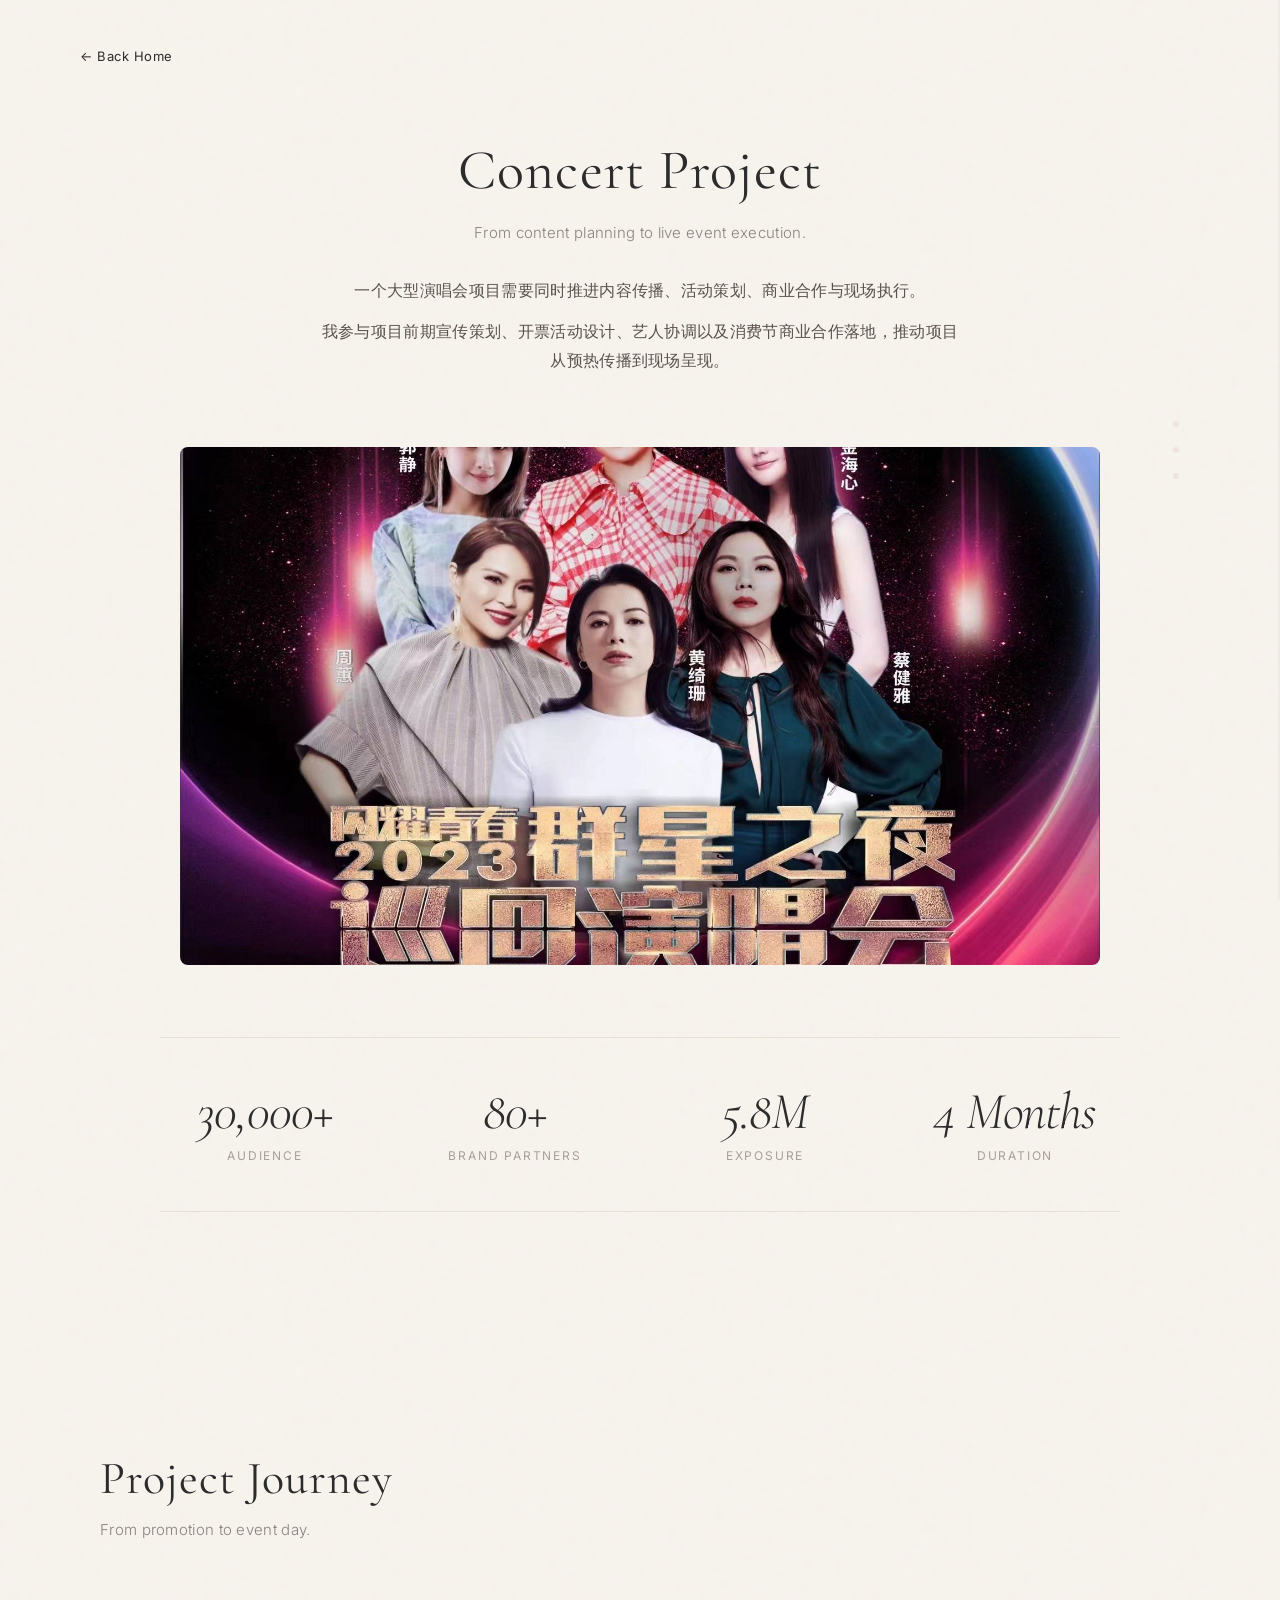
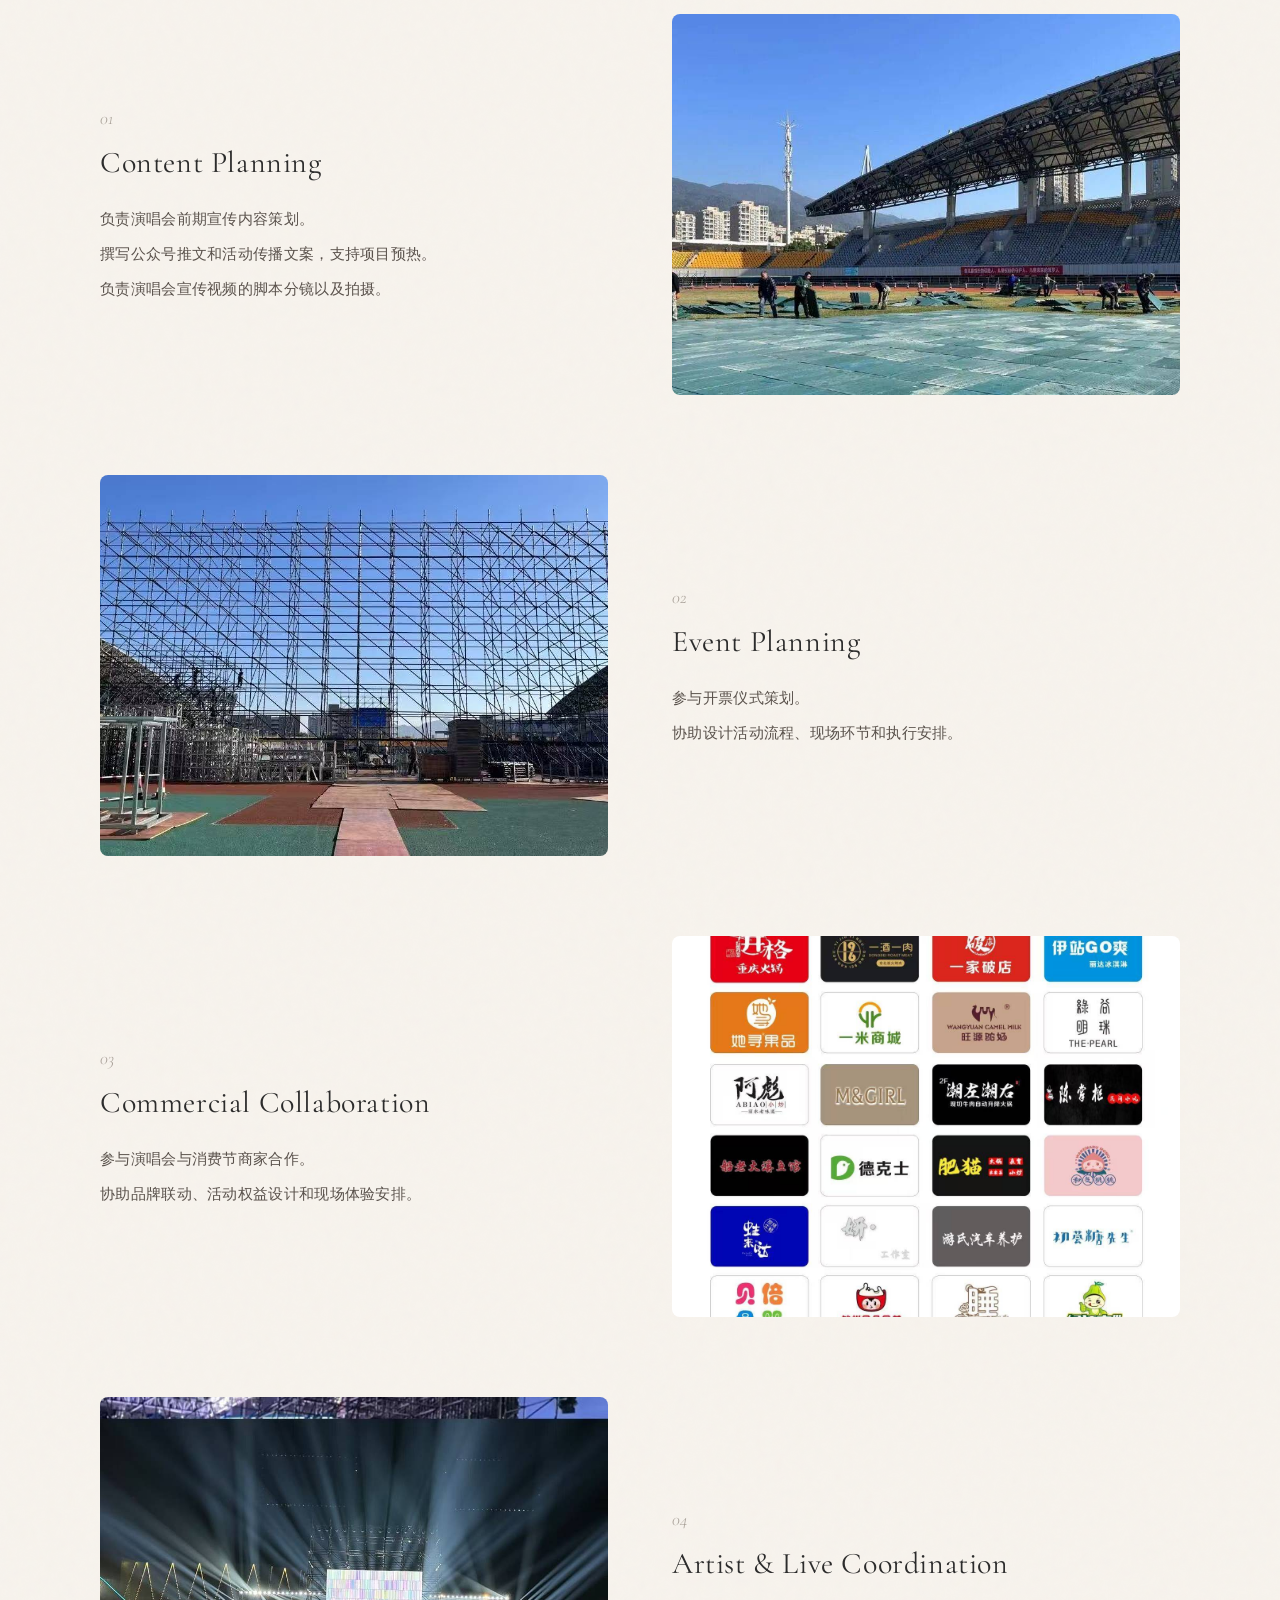
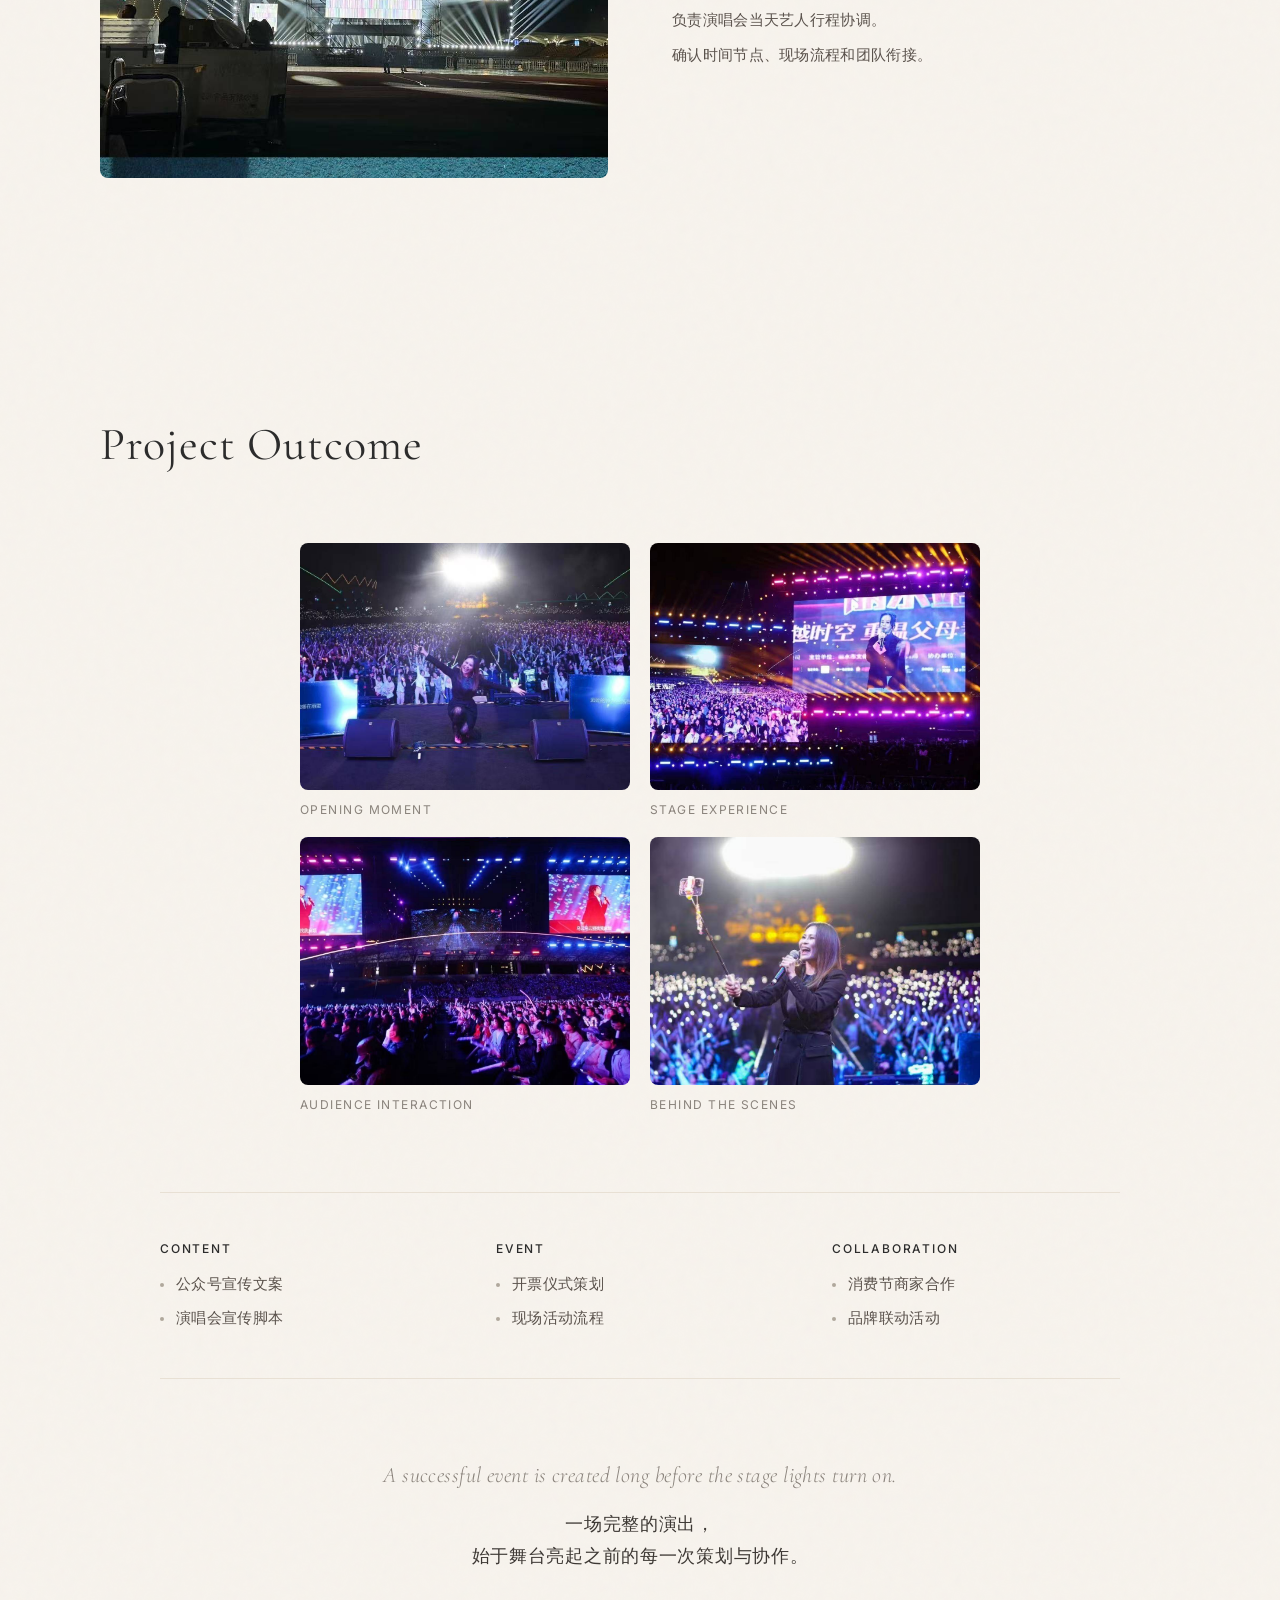
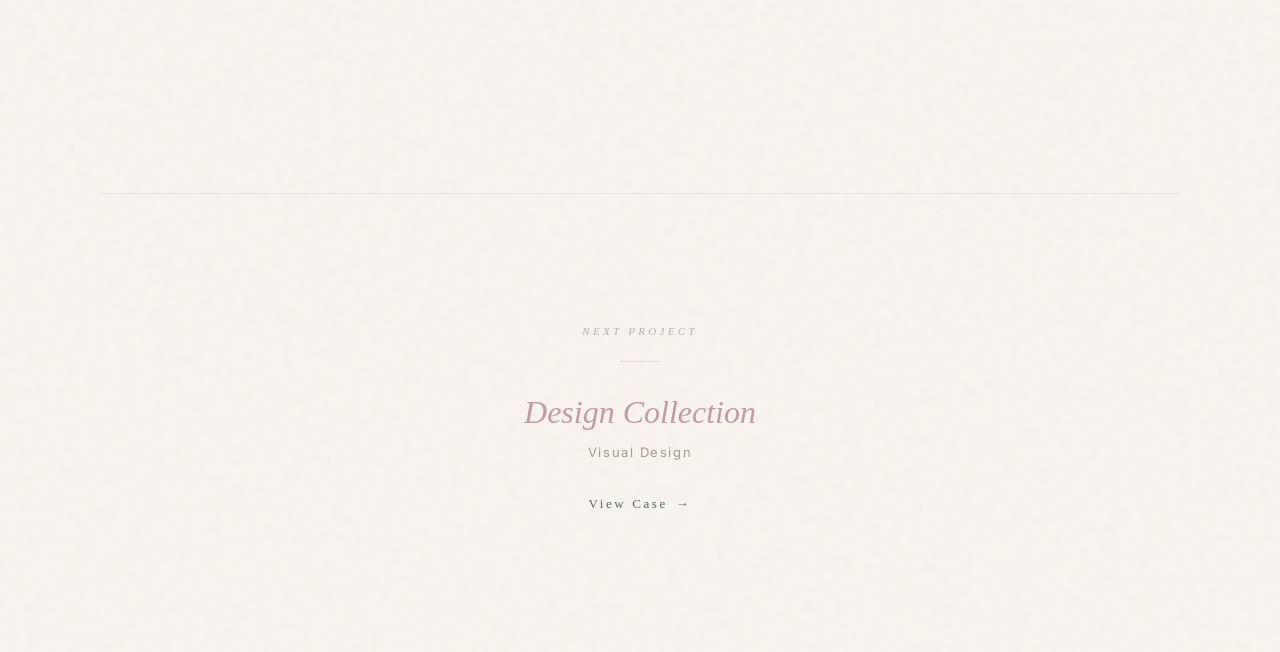
<file: concert.html>
<!DOCTYPE html>
<html lang="zh-CN">
<head>
    <meta charset="UTF-8">
    <meta name="viewport" content="width=device-width, initial-scale=1.0">
    <title>Concert Project — Chen Ming Portfolio</title>
    <link href="https://fonts.googleapis.com/css2?family=Cormorant+Garamond:ital,wght@0,300;0,400;0,500;1,300;1,400&family=Inter:wght@300;400;500&family=PingFang+SC:wght@300;400;500&display=swap" rel="stylesheet">
    <link rel="stylesheet" href="css/concert-detail.css">
    <link rel="stylesheet" href="css/interactions.css">
</head>
<body class="concert-page">

    <a href="index.html#works" class="cp-back">← Back Home</a>

    <main>
        <!-- PAGE 01 -->
        <section class="cp-section" id="cp-01">
            <div class="cp-container">
                <div class="cp-overview">
                    <h1 class="cp-h1">Concert Project</h1>
                    <p class="cp-subtitle">From content planning to live event execution.</p>
                    <div class="cp-body">
                        <p>一个大型演唱会项目需要同时推进内容传播、活动策划、商业合作与现场执行。</p>
                        <p>我参与项目前期宣传策划、开票活动设计、艺人协调以及消费节商业合作落地，推动项目从预热传播到现场呈现。</p>
                    </div>
                </div>

                <div class="cp-hero">
                    <img src="assets/cp-hero.jpg" alt="Hero Image" class="cp-image">
                </div>

                <div class="cp-snapshot">
                    <div class="cp-snapshot-item">
                        <span class="cp-snapshot-num">30,000+</span>
                        <span class="cp-snapshot-unit">Audience</span>
                    </div>
                    <div class="cp-snapshot-item">
                        <span class="cp-snapshot-num">80+</span>
                        <span class="cp-snapshot-unit">Brand Partners</span>
                    </div>
                    <div class="cp-snapshot-item">
                        <span class="cp-snapshot-num">5.8M</span>
                        <span class="cp-snapshot-unit">Exposure</span>
                    </div>
                    <div class="cp-snapshot-item">
                        <span class="cp-snapshot-num">4 Months</span>
                        <span class="cp-snapshot-unit">Duration</span>
                    </div>
                </div>
            </div>
        </section>

        <!-- PAGE 02 -->
        <section class="cp-section" id="cp-02">
            <div class="cp-container">
                <div class="cp-section-header">
                    <h2 class="cp-h2">Project Journey</h2>
                    <p class="cp-section-subtitle">From promotion to event day.</p>
                </div>

                <div class="cp-journey">
                    <!-- 01 Content Planning -->
                    <div class="cp-journey-item">
                        <div class="cp-journey-content">
                            <span class="cp-journey-num">01</span>
                            <h3 class="cp-journey-title">Content Planning</h3>
                            <div class="cp-journey-body">
                                <p>负责演唱会前期宣传内容策划。</p>
                                <p>撰写公众号推文和活动传播文案，支持项目预热。</p>
                                <p>负责演唱会宣传视频的脚本分镜以及拍摄。</p>
                            </div>
                        </div>
                        <div class="cp-journey-image">
                            <img src="assets/cp-planning.jpg" alt="Content Planning" class="cp-image">
                        </div>
                    </div>

                    <!-- 02 Event Planning -->
                    <div class="cp-journey-item cp-journey-reverse">
                        <div class="cp-journey-content">
                            <span class="cp-journey-num">02</span>
                            <h3 class="cp-journey-title">Event Planning</h3>
                            <div class="cp-journey-body">
                                <p>参与开票仪式策划。</p>
                                <p>协助设计活动流程、现场环节和执行安排。</p>
                            </div>
                        </div>
                        <div class="cp-journey-image">
                            <img src="assets/cp-coordination.jpg" alt="Event Planning" class="cp-image">
                        </div>
                    </div>

                    <!-- 03 Commercial Collaboration -->
                    <div class="cp-journey-item">
                        <div class="cp-journey-content">
                            <span class="cp-journey-num">03</span>
                            <h3 class="cp-journey-title">Commercial Collaboration</h3>
                            <div class="cp-journey-body">
                                <p>参与演唱会与消费节商家合作。</p>
                                <p>协助品牌联动、活动权益设计和现场体验安排。</p>
                            </div>
                        </div>
                        <div class="cp-journey-image">
                            <img src="assets/cp-wrapup.jpg" alt="Commercial Collaboration" class="cp-image">
                        </div>
                    </div>

                    <!-- 04 Artist & Live Coordination -->
                    <div class="cp-journey-item cp-journey-reverse">
                        <div class="cp-journey-content">
                            <span class="cp-journey-num">04</span>
                            <h3 class="cp-journey-title">Artist &amp; Live Coordination</h3>
                            <div class="cp-journey-body">
                                <p>负责演唱会当天艺人行程协调。</p>
                                <p>确认时间节点、现场流程和团队衔接。</p>
                            </div>
                        </div>
                        <div class="cp-journey-image">
                            <img src="assets/cp-onsite.jpg" alt="Artist & Live Coordination" class="cp-image">
                        </div>
                    </div>
                </div>
            </div>
        </section>

        <!-- PAGE 03 -->
        <section class="cp-section" id="cp-03">
            <div class="cp-container">
                <div class="cp-section-header">
                    <h2 class="cp-h2">Project Outcome</h2>
                </div>

                <!-- Event Gallery -->
                <div class="cp-gallery">
                    <div class="cp-gallery-item">
                        <img src="assets/cp-opening.jpg" alt="Opening Moment" class="cp-image">
                        <span class="cp-gallery-caption">Opening Moment</span>
                    </div>
                    <div class="cp-gallery-item">
                        <img src="assets/cp-performance.jpg" alt="Stage Experience" class="cp-image">
                        <span class="cp-gallery-caption">Stage Experience</span>
                    </div>
                    <div class="cp-gallery-item">
                        <img src="assets/cp-audience.jpg" alt="Audience Interaction" class="cp-image">
                        <span class="cp-gallery-caption">Audience Interaction</span>
                    </div>
                    <div class="cp-gallery-item">
                        <img src="assets/cp-behind.jpg" alt="Behind The Scenes" class="cp-image">
                        <span class="cp-gallery-caption">Behind The Scenes</span>
                    </div>
                </div>

                <!-- Project Deliverables -->
                <div class="cp-deliverables">
                    <div class="cp-deliverable-col">
                        <span class="cp-deliverable-label">Content</span>
                        <ul class="cp-deliverable-list">
                            <li>公众号宣传文案</li>
                            <li>演唱会宣传脚本</li>
                        </ul>
                    </div>
                    <div class="cp-deliverable-col">
                        <span class="cp-deliverable-label">Event</span>
                        <ul class="cp-deliverable-list">
                            <li>开票仪式策划</li>
                            <li>现场活动流程</li>
                        </ul>
                    </div>
                    <div class="cp-deliverable-col">
                        <span class="cp-deliverable-label">Collaboration</span>
                        <ul class="cp-deliverable-list">
                            <li>消费节商家合作</li>
                            <li>品牌联动活动</li>
                        </ul>
                    </div>
                </div>

                <div class="cp-final-line">
                    <p class="cp-final-en">A successful event is created long before the stage lights turn on.</p>
                    <p class="cp-final-zh">一场完整的演出，<br>始于舞台亮起之前的每一次策划与协作。</p>
                </div>
            </div>
        </section>
    </main>

    <script type="module">
        import { DetailInteractions } from './js/detail-interactions.js';

        // 找到所有 section 作为 progress 节点
        const sections = Array.from(document.querySelectorAll('.cp-section')).slice(0, 6).map((s, i) => {
            const labels = ['Overview', 'Planning', 'Execution', 'Partners', 'Live', 'Reflection'];
            return { id: s.id, label: labels[i] || `Section ${i + 1}` };
        }).filter(s => s.id);

        const detail = new DetailInteractions({
            sections,
            nextProject: {
                title: 'Design Collection',
                subtitle: 'Visual Design',
                url: 'design-collection.html'
            }
        });
        detail.init();
    </script>
</body>
</html>
</file>
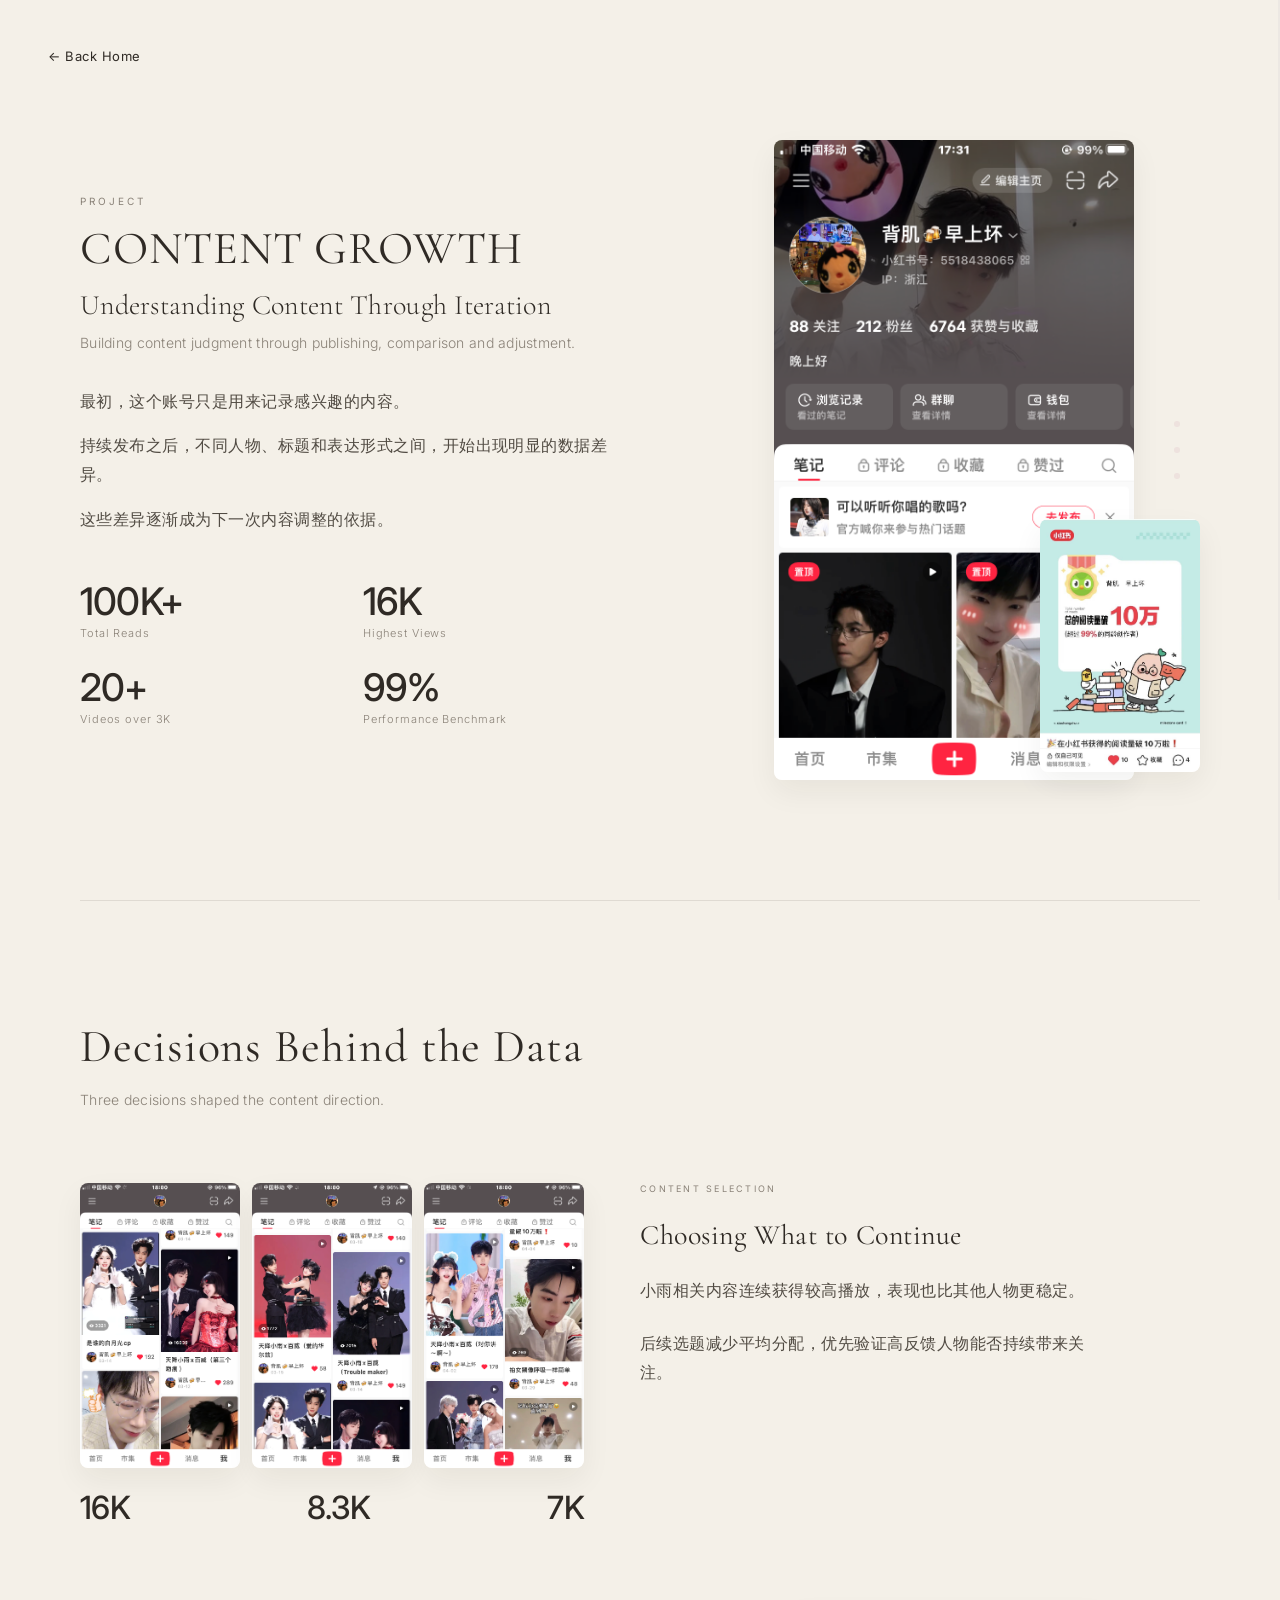
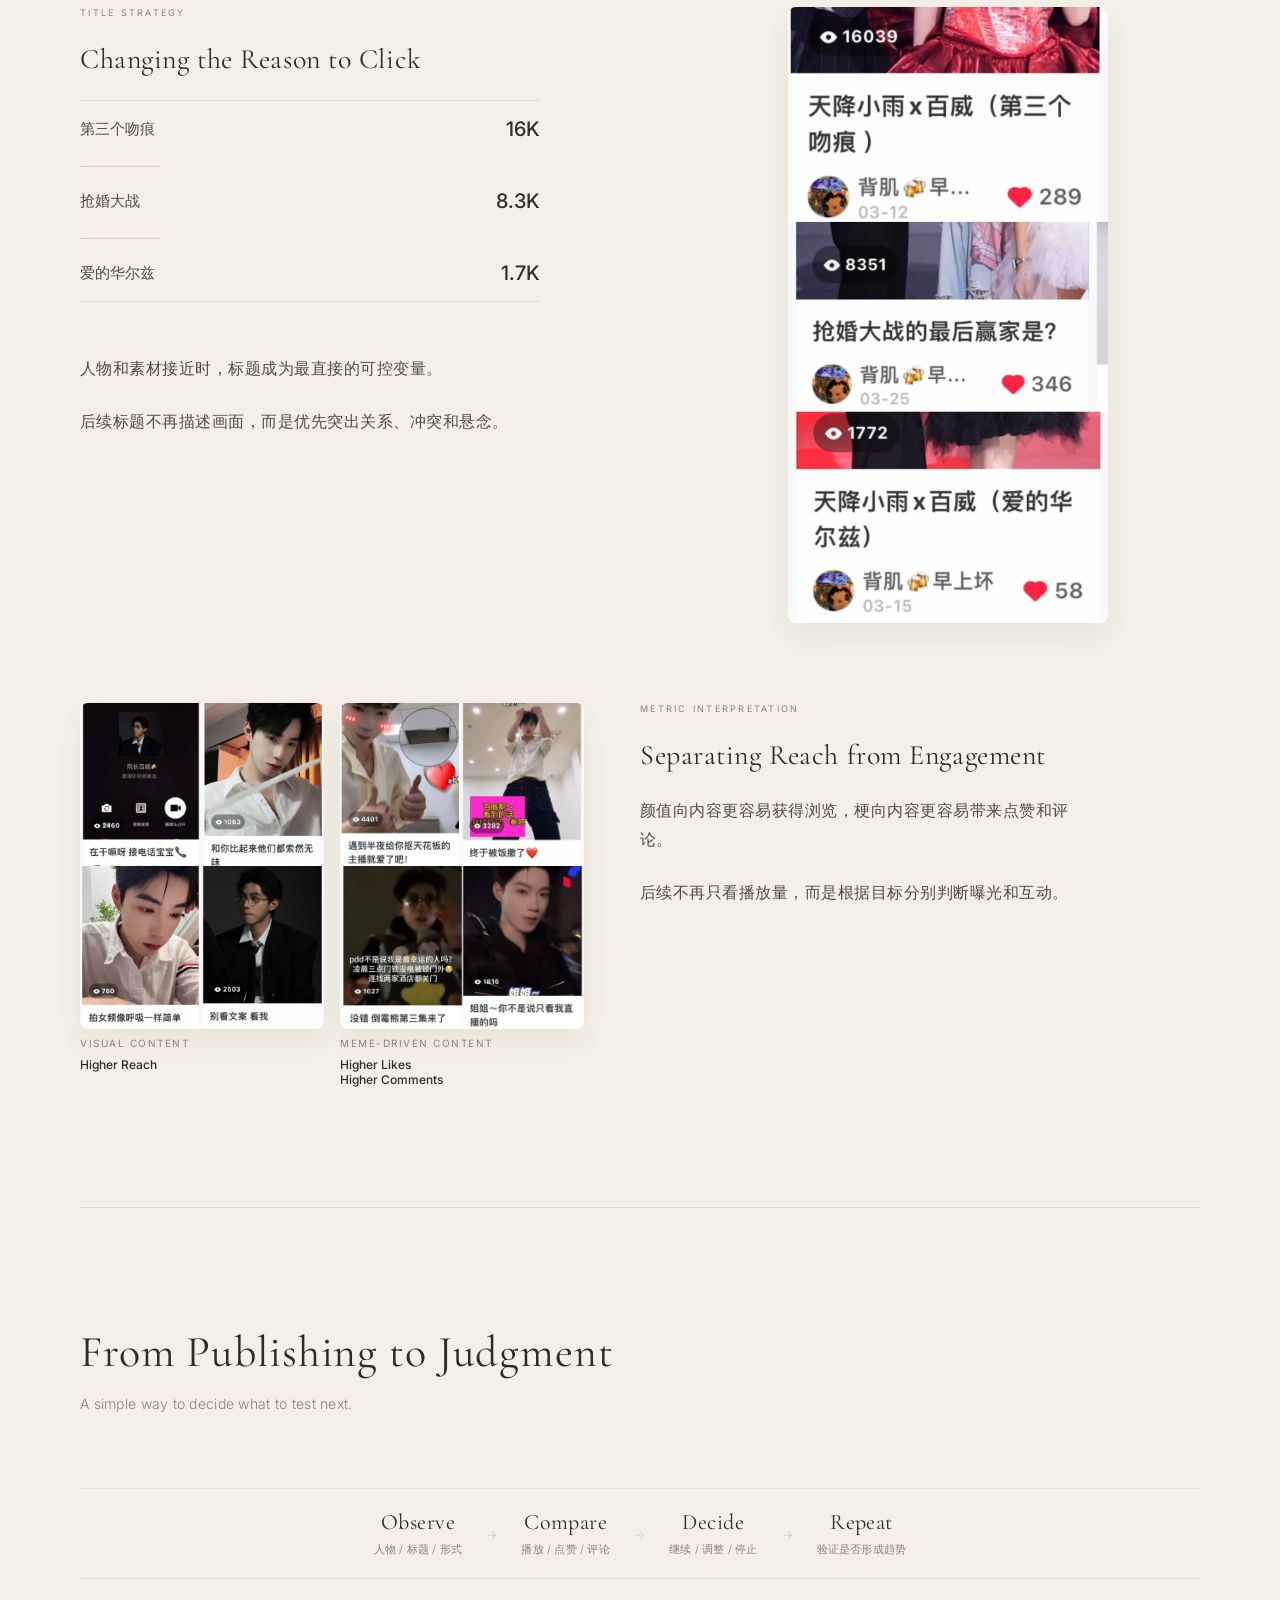
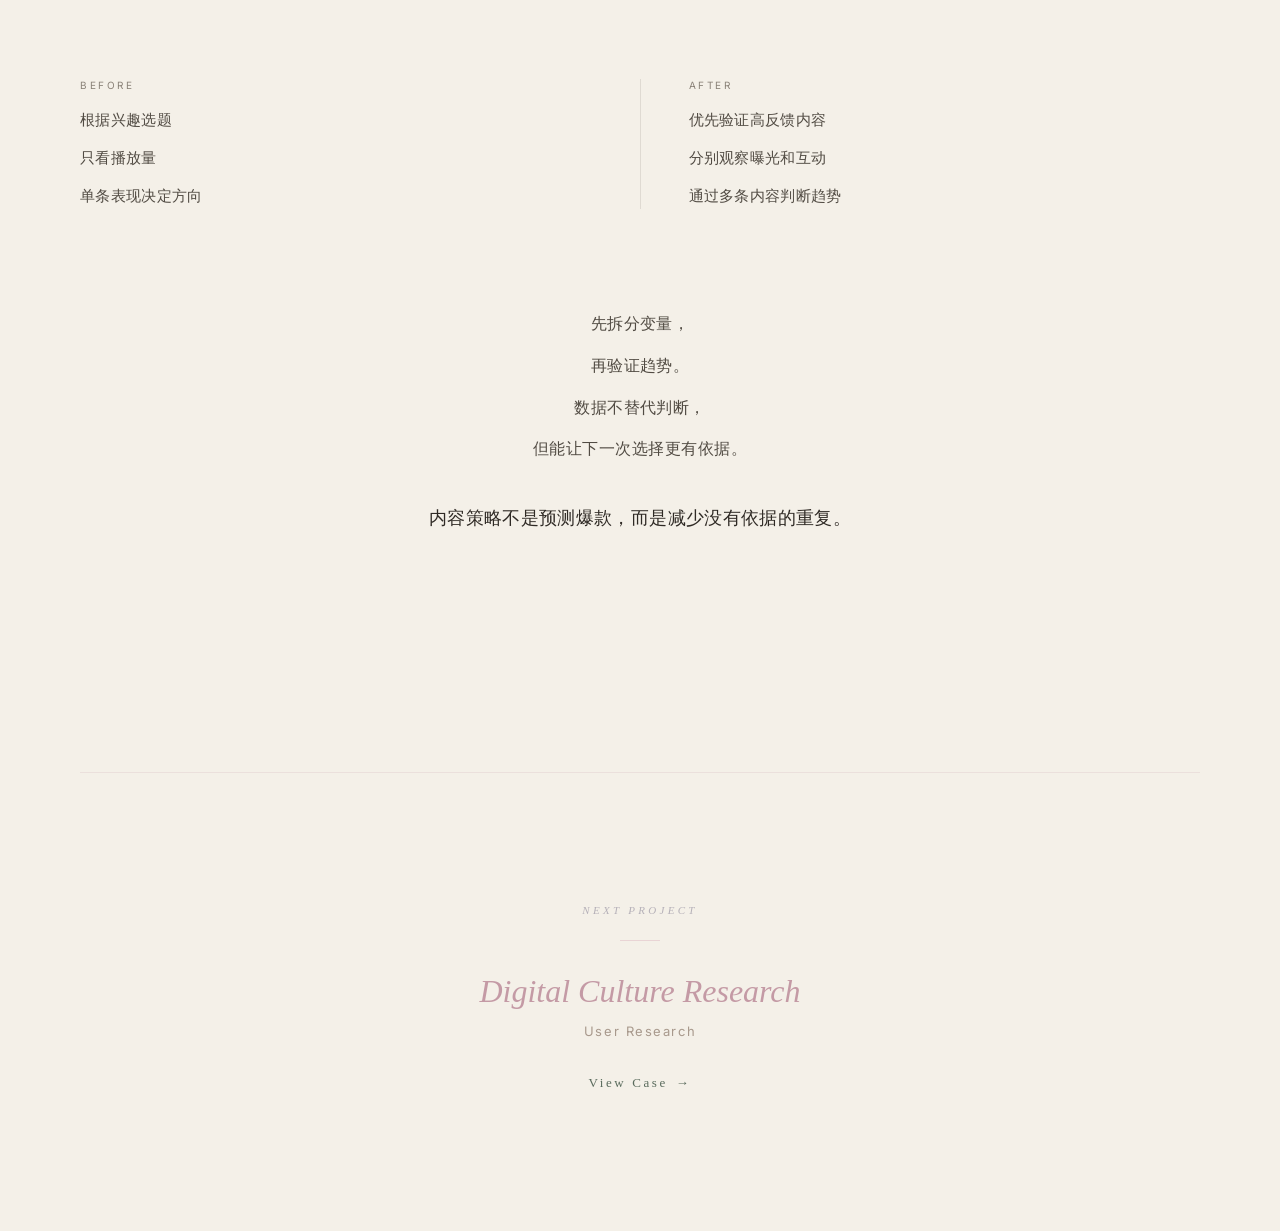
<file: content-growth.html>
<!DOCTYPE html>
<html lang="zh-CN">
<head>
    <meta charset="UTF-8">
    <meta name="viewport" content="width=device-width, initial-scale=1.0">
    <title>Content Growth — Chen Ming Portfolio</title>
    <link href="https://fonts.googleapis.com/css2?family=Cormorant+Garamond:ital,wght@0,300;0,400;0,500;1,300&family=Inter:wght@300;400;500&display=swap" rel="stylesheet">
    <link rel="stylesheet" href="css/content-growth.css">
    <link rel="stylesheet" href="css/interactions.css">
</head>
<body class="cg-page">

    <a href="index.html#works" class="cg-back">← Back Home</a>

    <main>
        <!-- PAGE 01 -->
        <section class="cg-section" id="cg-page1">
            <div class="cg-container">
                <div class="cg-row">
                    <div class="cg-col-left">
                        <span class="cg-project-tag">PROJECT</span>
                        <h1 class="cg-title">CONTENT GROWTH</h1>
                        <h2 class="cg-subtitle">Understanding Content Through Iteration</h2>
                        <p class="cg-subtitle-secondary">Building content judgment through publishing, comparison and adjustment.</p>
                        <div class="cg-body">
                            <p>最初，这个账号只是用来记录感兴趣的内容。</p>
                            <p>持续发布之后，不同人物、标题和表达形式之间，开始出现明显的数据差异。</p>
                            <p>这些差异逐渐成为下一次内容调整的依据。</p>
                        </div>
                        <div class="cg-snapshot">
                            <div class="cg-snapshot-item">
                                <span class="cg-snapshot-num">100K+</span>
                                <span class="cg-snapshot-label">Total Reads</span>
                            </div>
                            <div class="cg-snapshot-item">
                                <span class="cg-snapshot-num">16K</span>
                                <span class="cg-snapshot-label">Highest Views</span>
                            </div>
                            <div class="cg-snapshot-item">
                                <span class="cg-snapshot-num">20+</span>
                                <span class="cg-snapshot-label">Videos over 3K</span>
                            </div>
                            <div class="cg-snapshot-item">
                                <span class="cg-snapshot-num">99%</span>
                                <span class="cg-snapshot-label">Performance Benchmark</span>
                            </div>
                        </div>
                    </div>
                    <div class="cg-col-right">
                        <div class="cg-image-main-wrapper">
                            <img src="assets/cg-xiaohongshu-profile.png" alt="小红书主页" class="cg-image-main">
                        </div>
                        <div class="cg-image-overlay-wrapper">
                            <img src="assets/cg-100k-reads.jpg" alt="10万阅读截图" class="cg-image-overlay">
                        </div>
                    </div>
                </div>
            </div>
        </section>

        <!-- PAGE 02 -->
        <section class="cg-section" id="cg-page2">
            <div class="cg-container">
                <div class="cg-section-header">
                    <h2 class="cg-title">Decisions Behind the Data</h2>
                    <p class="cg-subtitle-secondary">Three decisions shaped the content direction.</p>
                </div>

                <!-- Content Selection -->
                <div class="cg-decision cg-decision-1">
                    <div class="cg-decision-media">
                        <div class="cg-image-triplet">
                            <img src="assets/cg-xiaoyu-1.png" alt="小雨内容1">
                            <img src="assets/cg-xiaoyu-2.png" alt="小雨内容2">
                            <img src="assets/cg-xiaoyu-3.png" alt="小雨内容3">
                        </div>
                        <div class="cg-decision-numbers">
                            <span>16K</span>
                            <span>8.3K</span>
                            <span>7K</span>
                        </div>
                    </div>
                    <div class="cg-decision-content">
                        <span class="cg-decision-tag">CONTENT SELECTION</span>
                        <h3 class="cg-decision-title">Choosing What to Continue</h3>
                        <p>小雨相关内容连续获得较高播放，表现也比其他人物更稳定。</p>
                        <p>后续选题减少平均分配，优先验证高反馈人物能否持续带来关注。</p>
                    </div>
                </div>

                <!-- Title Strategy -->
                <div class="cg-decision cg-decision-2">
                    <div class="cg-decision-content">
                        <span class="cg-decision-tag">TITLE STRATEGY</span>
                        <h3 class="cg-decision-title">Changing the Reason to Click</h3>
                        <div class="cg-title-comparison">
                            <div>
                                <span class="cg-compare-title">第三个吻痕</span>
                                <span class="cg-compare-num">16K</span>
                            </div>
                            <div class="cg-divider">────────</div>
                            <div>
                                <span class="cg-compare-title">抢婚大战</span>
                                <span class="cg-compare-num">8.3K</span>
                            </div>
                            <div class="cg-divider">────────</div>
                            <div>
                                <span class="cg-compare-title">爱的华尔兹</span>
                                <span class="cg-compare-num">1.7K</span>
                            </div>
                        </div>
                        <p>人物和素材接近时，标题成为最直接的可控变量。</p>
                        <p>后续标题不再描述画面，而是优先突出关系、冲突和悬念。</p>
                    </div>
                    <div class="cg-decision-media">
                        <img src="assets/cg-title-compare.jpg" alt="标题对比内容">
                    </div>
                </div>

                <!-- Metric Interpretation -->
                <div class="cg-decision cg-decision-3">
                    <div class="cg-decision-media">
                        <div class="cg-image-duo">
                            <div class="cg-image-single">
                                <img src="assets/cg-visual-content.jpg" alt="颜值内容">
                                <div class="cg-image-label">VISUAL CONTENT</div>
                                <div class="cg-image-metrics">Higher Reach</div>
                            </div>
                            <div class="cg-image-single">
                                <img src="assets/cg-abstract-content.jpg" alt="抽象内容">
                                <div class="cg-image-label">MEME-DRIVEN CONTENT</div>
                                <div class="cg-image-metrics">Higher Likes<br>Higher Comments</div>
                            </div>
                        </div>
                    </div>
                    <div class="cg-decision-content">
                        <span class="cg-decision-tag">METRIC INTERPRETATION</span>
                        <h3 class="cg-decision-title">Separating Reach from Engagement</h3>
                        <p>颜值向内容更容易获得浏览，梗向内容更容易带来点赞和评论。</p>
                        <p>后续不再只看播放量，而是根据目标分别判断曝光和互动。</p>
                    </div>
                </div>
            </div>
        </section>

        <!-- PAGE 03 -->
        <section class="cg-section" id="cg-page3">
            <div class="cg-container">
                <div class="cg-section-header">
                    <h2 class="cg-title">From Publishing to Judgment</h2>
                    <p class="cg-subtitle-secondary">A simple way to decide what to test next.</p>
                </div>

                <!-- Review Loop -->
                <div class="cg-process">
                    <div class="cg-process-step">
                        <span class="cg-process-text">Observe</span>
                        <span class="cg-process-desc">人物 / 标题 / 形式</span>
                    </div>
                    <div class="cg-process-arrow">→</div>
                    <div class="cg-process-step">
                        <span class="cg-process-text">Compare</span>
                        <span class="cg-process-desc">播放 / 点赞 / 评论</span>
                    </div>
                    <div class="cg-process-arrow">→</div>
                    <div class="cg-process-step">
                        <span class="cg-process-text">Decide</span>
                        <span class="cg-process-desc">继续 / 调整 / 停止</span>
                    </div>
                    <div class="cg-process-arrow">→</div>
                    <div class="cg-process-step">
                        <span class="cg-process-text">Repeat</span>
                        <span class="cg-process-desc">验证是否形成趋势</span>
                    </div>
                </div>

                <!-- Before and After -->
                <div class="cg-before-after">
                    <div class="cg-ba-col">
                        <span class="cg-ba-tag">BEFORE</span>
                        <ul class="cg-ba-list">
                            <li>根据兴趣选题</li>
                            <li>只看播放量</li>
                            <li>单条表现决定方向</li>
                        </ul>
                    </div>
                    <div class="cg-ba-divider"></div>
                    <div class="cg-ba-col">
                        <span class="cg-ba-tag">AFTER</span>
                        <ul class="cg-ba-list">
                            <li>优先验证高反馈内容</li>
                            <li>分别观察曝光和互动</li>
                            <li>通过多条内容判断趋势</li>
                        </ul>
                    </div>
                </div>

                <!-- Final Principle -->
                <div class="cg-conclusion">
                    <p>先拆分变量，</p>
                    <p>再验证趋势。</p>
                    <p>数据不替代判断，</p>
                    <p>但能让下一次选择更有依据。</p>
                </div>
                <p class="cg-final-line">内容策略不是预测爆款，而是减少没有依据的重复。</p>
            </div>
        </section>
    </main>

    <script type="module">
        import { DetailInteractions } from './js/detail-interactions.js';

        const sections = Array.from(document.querySelectorAll('.cg-section')).slice(0, 6).map((s, i) => {
            const labels = ['Overview', 'Approach', 'Decisions', 'Process', 'Results', 'Reflection'];
            return { id: s.id, label: labels[i] || `Section ${i + 1}` };
        }).filter(s => s.id);

        const detail = new DetailInteractions({
            sections,
            nextProject: {
                title: 'Digital Culture Research',
                subtitle: 'User Research',
                url: 'research.html'
            }
        });
        detail.init();
    </script>
</body>
</html>
</file>
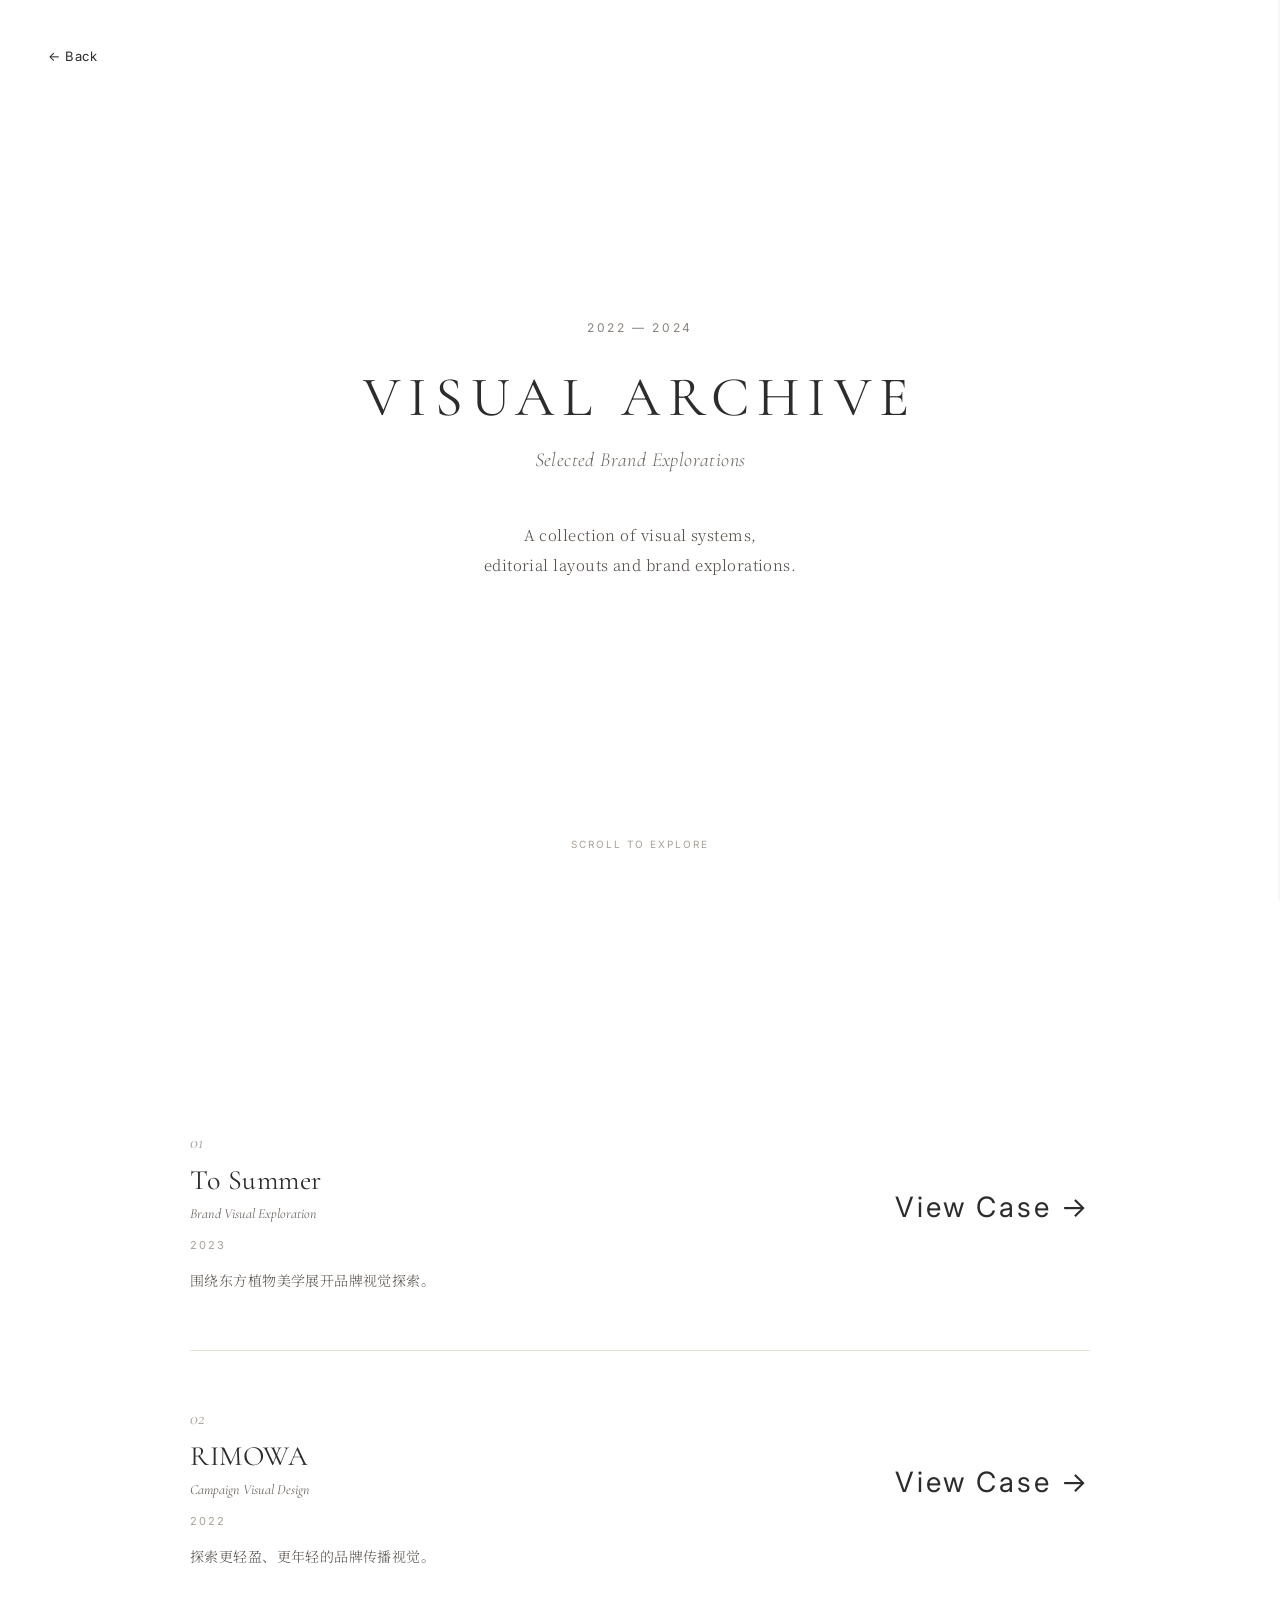
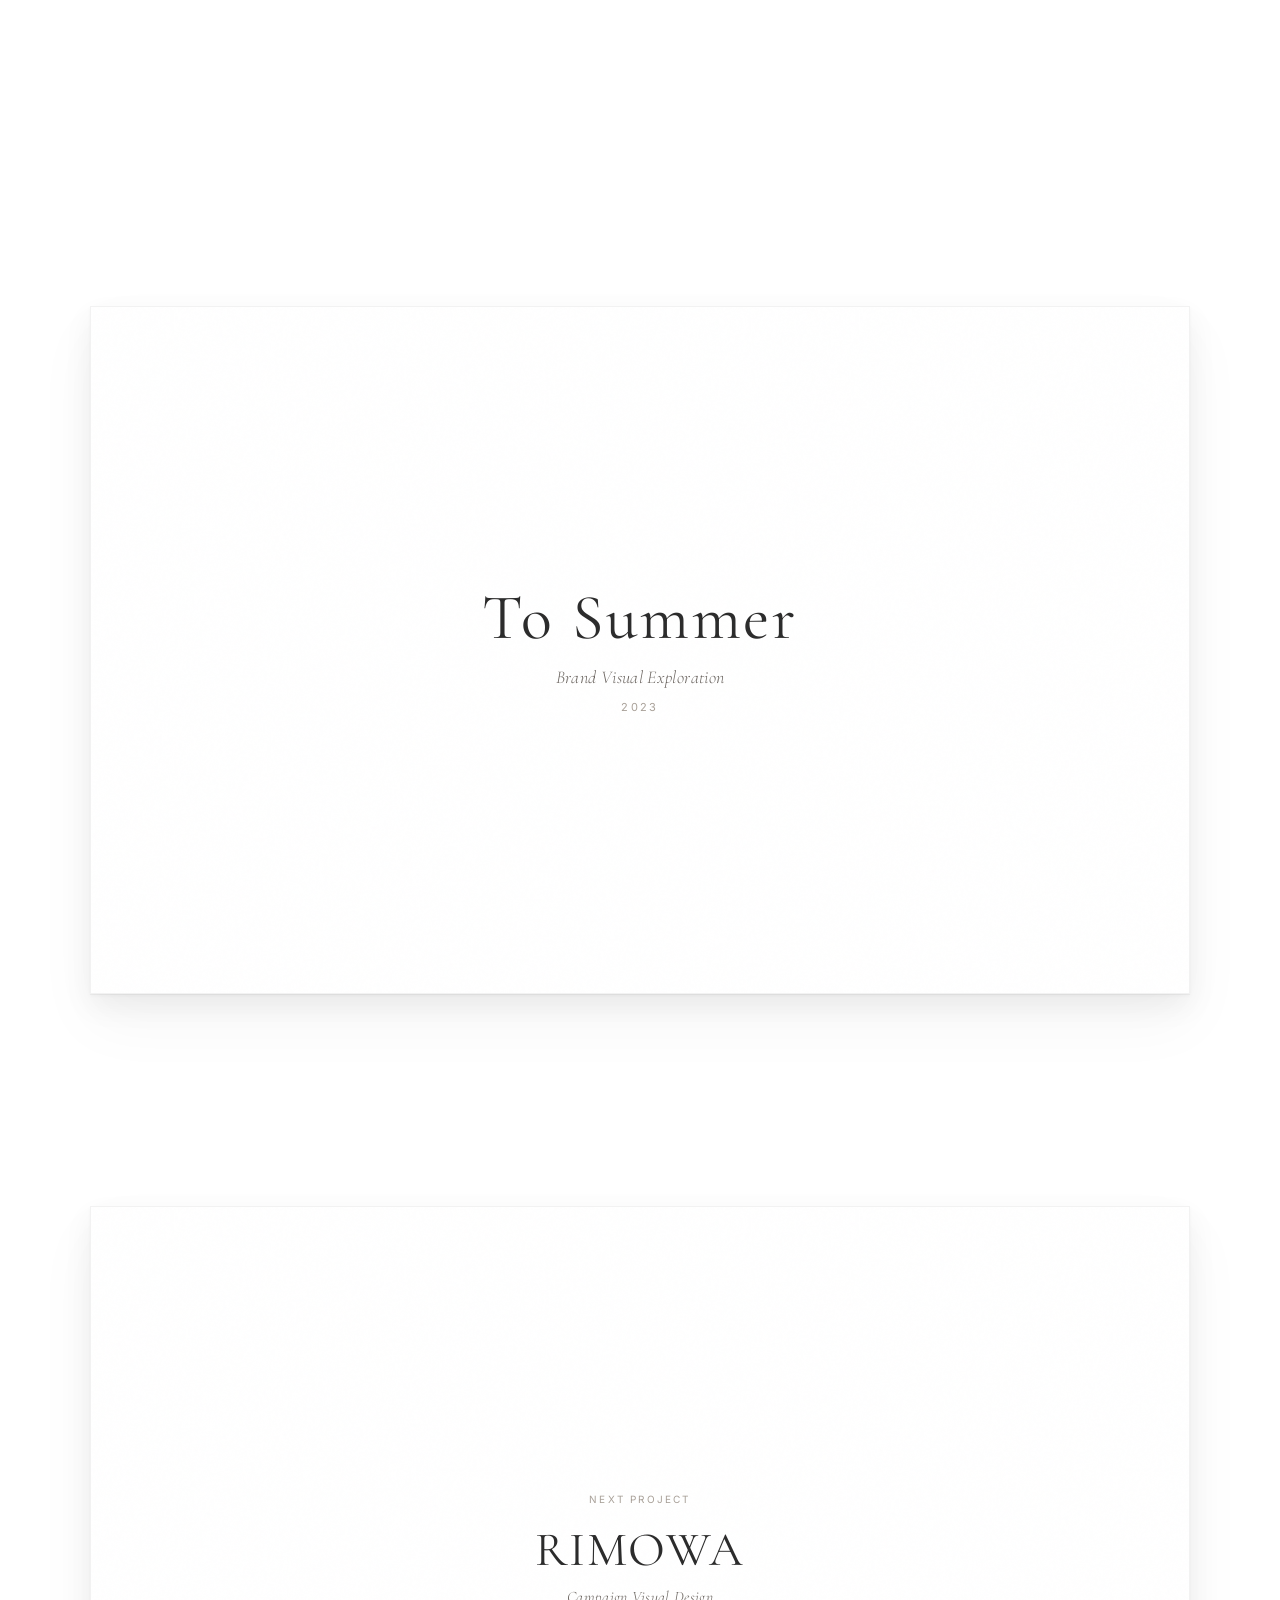
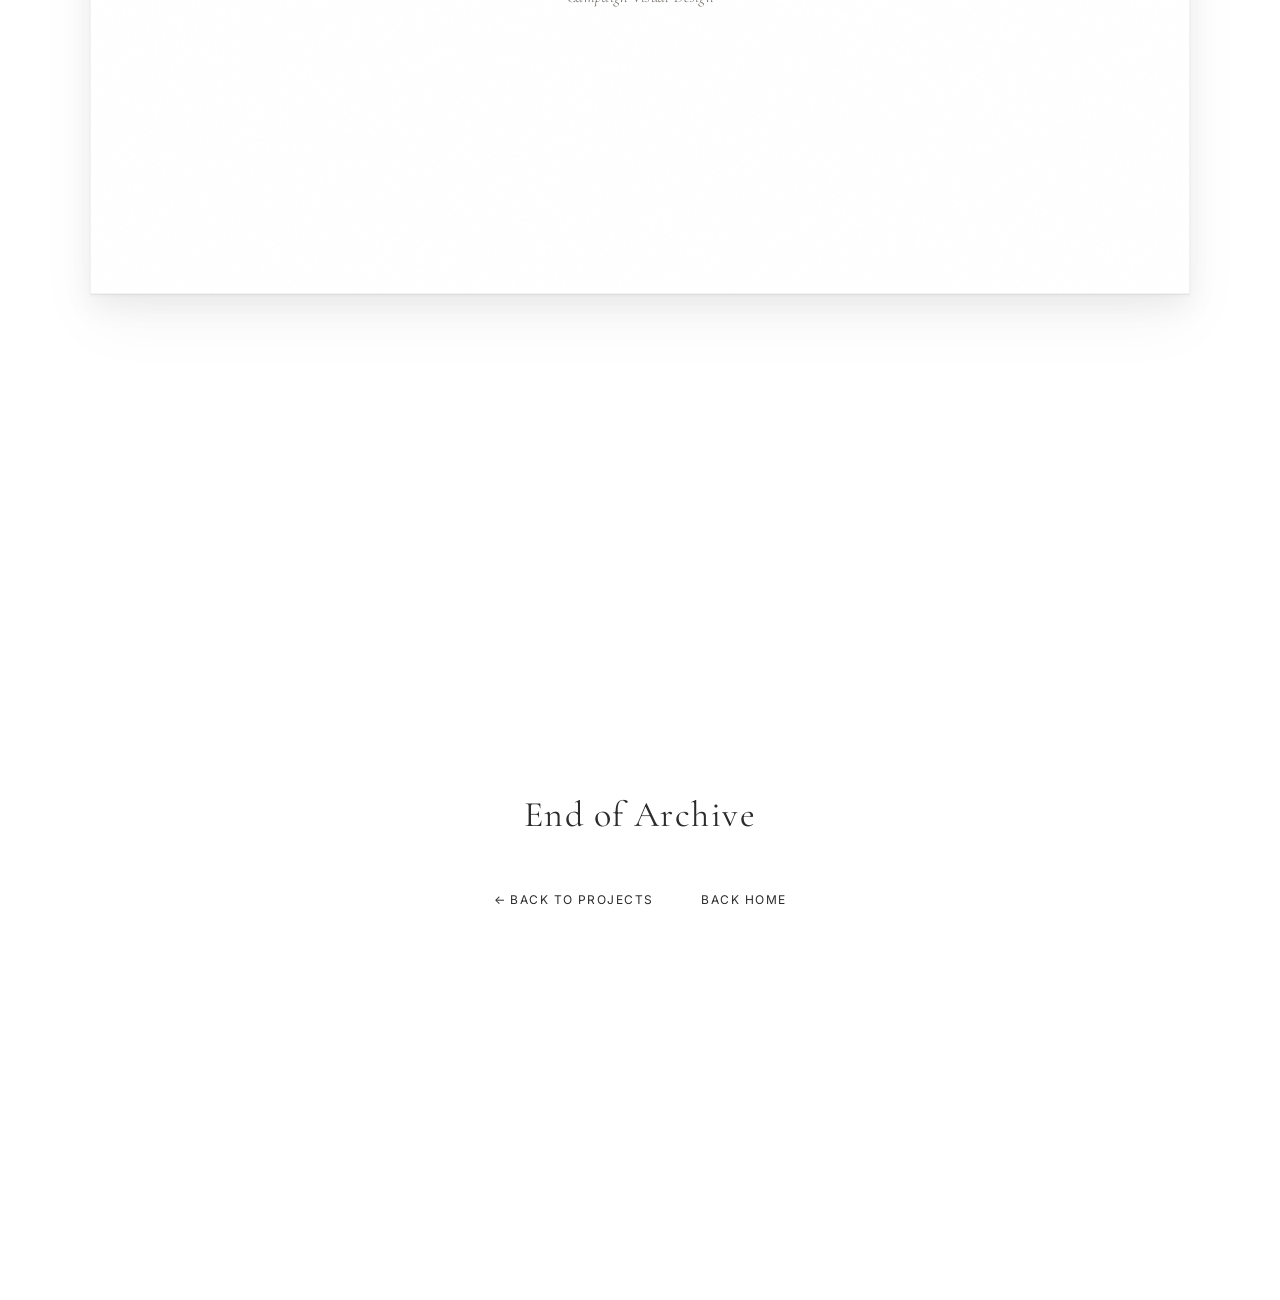
<file: design-collection.html>
<!DOCTYPE html>
<html lang="zh-CN">
<head>
    <meta charset="UTF-8">
    <meta name="viewport" content="width=device-width, initial-scale=1.0">
    <title>Visual Archive - Chen Ming Portfolio</title>
    <link href="https://fonts.googleapis.com/css2?family=Noto+Serif+SC:wght@300;400;500&family=Cormorant+Garamond:ital,wght@0,300;0,400;0,500;1,300;1,400&family=Inter:wght@300;400;500&display=swap" rel="stylesheet">
    <link rel="stylesheet" href="css/design-collection.css">
    <link rel="stylesheet" href="css/interactions.css">
</head>
<body class="dc-page">

    <a href="index.html#works" class="dc-back">← Back</a>

    <!-- 1. Hero -->
    <section class="dc-hero" id="dc-hero">
        <div class="dc-hero-inner">
            <p class="dc-hero-year">2022 — 2024</p>
            <h1 class="dc-hero-title">VISUAL ARCHIVE</h1>
            <p class="dc-hero-subtitle">Selected Brand Explorations</p>
            <div class="dc-hero-desc">
                <p>A collection of visual systems,</p>
                <p>editorial layouts and brand explorations.</p>
            </div>
        </div>
        <div class="dc-hero-scroll-hint">
            <span>Scroll to explore</span>
        </div>
    </section>

    <!-- 2. Project List -->
    <section class="dc-list" id="dc-list">
        <div class="dc-list-inner">
            <div class="dc-list-item" data-catalog="tosummer">
                <div class="list-item-left">
                    <span class="list-item-num">01</span>
                    <h3 class="list-item-title">To Summer</h3>
                    <p class="list-item-subtitle">Brand Visual Exploration</p>
                    <p class="list-item-year">2023</p>
                    <p class="list-item-desc">围绕东方植物美学展开品牌视觉探索。</p>
                </div>
                <div class="list-item-right">
                    <span class="list-item-link">View Case →</span>
                    <span class="list-item-line"></span>
                </div>
            </div>
            <div class="dc-list-item" data-catalog="rimowa">
                <div class="list-item-left">
                    <span class="list-item-num">02</span>
                    <h3 class="list-item-title">RIMOWA</h3>
                    <p class="list-item-subtitle">Campaign Visual Design</p>
                    <p class="list-item-year">2022</p>
                    <p class="list-item-desc">探索更轻盈、更年轻的品牌传播视觉。</p>
                </div>
                <div class="list-item-right">
                    <span class="list-item-link">View Case →</span>
                    <span class="list-item-line"></span>
                </div>
            </div>
        </div>
    </section>

    <!-- 3. To Summer Catalog (Horizontal) -->
    <section class="dc-album" id="dc-album-tosummer" data-album="tosummer">
        <div class="album-track">
            <!-- Page 01: Cover -->
            <article class="album-page" data-page="ts-01">
                <div class="page-frame">
                    <div class="page-paper page-cover-page">
                        <div class="cover-content">
                            <h2 class="cover-title">To Summer</h2>
                            <p class="cover-subtitle">Brand Visual Exploration</p>
                            <p class="cover-year">2023</p>
                        </div>
                    </div>
                </div>
                <div class="page-click-zone click-left"></div>
                <div class="page-click-zone click-right"></div>
            </article>
            <!-- Page 02 -->
            <article class="album-page" data-page="ts-02">
                <div class="page-frame">
                    <div class="page-paper">
                        <span class="page-caption">Brand Concept</span>
                        <div class="page-image-area">
                            <img src="assets/tosummer-glass.jpg" alt="观夏玻璃视觉" class="page-image-real">
                        </div>
                    </div>
                </div>
                <div class="page-click-zone click-left"></div>
                <div class="page-click-zone click-right"></div>
            </article>
            <!-- Page 03 -->
            <article class="album-page" data-page="ts-03">
                <div class="page-frame">
                    <div class="page-paper">
                        <span class="page-caption">Visual Language</span>
                        <div class="page-image-area">
                            <img src="assets/tosummer-philosophy.jpg" alt="东方哲学视觉" class="page-image-real">
                        </div>
                    </div>
                </div>
                <div class="page-click-zone click-left"></div>
                <div class="page-click-zone click-right"></div>
            </article>
            <!-- Page 04 -->
            <article class="album-page" data-page="ts-04">
                <div class="page-frame">
                    <div class="page-paper">
                        <span class="page-caption">Editorial Design</span>
                        <div class="page-image-area">
                            <img src="assets/tosummer-fragrance.jpg" alt="香水系列" class="page-image-real">
                        </div>
                    </div>
                </div>
                <div class="page-click-zone click-left"></div>
                <div class="page-click-zone click-right"></div>
            </article>
            <!-- Page 05 -->
            <article class="album-page" data-page="ts-05">
                <div class="page-frame">
                    <div class="page-paper">
                        <span class="page-caption">Retail Experience</span>
                        <div class="page-image-area">
                            <img src="assets/tosummer-retail.jpg" alt="品牌空间" class="page-image-real">
                        </div>
                    </div>
                </div>
                <div class="page-click-zone click-left"></div>
                <div class="page-click-zone click-right"></div>
            </article>
            <!-- Page 06 -->
            <article class="album-page" data-page="ts-06">
                <div class="page-frame">
                    <div class="page-paper">
                        <span class="page-caption">Visual Applications</span>
                        <div class="page-image-area">
                            <img src="assets/tosummer-products.jpg" alt="产品系列" class="page-image-real">
                        </div>
                    </div>
                </div>
                <div class="page-click-zone click-left"></div>
                <div class="page-click-zone click-right"></div>
            </article>
            <!-- Page 07: Final -->
            <article class="album-page" data-page="ts-07">
                <div class="page-frame">
                    <div class="page-paper">
                        <div class="page-image-area full-image">
                            <img src="assets/tosummer-packaging.jpg" alt="包装展开图" class="page-image-real">
                        </div>
                        <div class="page-final-caption">
                            <span class="final-caption-line">Packaging Design</span>
                            <span class="final-caption-sub">Reverse Lock Structure</span>
                        </div>
                    </div>
                </div>
                <div class="page-click-zone click-left"></div>
                <div class="page-click-zone click-right"></div>
            </article>
        </div>
    </section>

    <!-- 5. RIMOWA Catalog (Horizontal) -->
    <section class="dc-album" id="dc-album-rimowa" data-album="rimowa">
        <div class="album-track">
            <article class="album-page page-transition" data-page="rm-01">
                <div class="page-frame">
                    <div class="page-paper">
                        <div class="transition-content">
                            <p class="transition-label">Next Project</p>
                            <h2 class="transition-title">RIMOWA</h2>
                            <p class="transition-subtitle">Campaign Visual Design</p>
                        </div>
                    </div>
                </div>
                <div class="page-click-zone click-left"></div>
                <div class="page-click-zone click-right"></div>
            </article>
            <article class="album-page" data-page="rm-02">
                <div class="page-frame">
                    <div class="page-paper">
                        <span class="page-caption">Moodboard</span>
                        <div class="page-image-area">
                            <img src="assets/rimowa-moodboard.jpg" alt="Moodboard" class="page-image-real">
                        </div>
                    </div>
                </div>
                <div class="page-click-zone click-left"></div>
                <div class="page-click-zone click-right"></div>
            </article>
            <article class="album-page" data-page="rm-03">
                <div class="page-frame">
                    <div class="page-paper">
                        <span class="page-caption">Campaign Visual</span>
                        <div class="page-image-area">
                            <img src="assets/rimowa-campaign.jpg" alt="Campaign" class="page-image-real">
                        </div>
                    </div>
                </div>
                <div class="page-click-zone click-left"></div>
                <div class="page-click-zone click-right"></div>
            </article>
        </div>
    </section>

    <!-- 6. End of Archive -->
    <section class="dc-end" id="dc-end">
        <div class="dc-end-inner">
            <h2 class="dc-end-title">End of Archive</h2>
            <div class="dc-end-actions">
                <a href="#dc-list" class="dc-end-link" data-action="back-projects">← Back to Projects</a>
                <a href="index.html" class="dc-end-link">Back Home</a>
            </div>
        </div>
    </section>

    <!-- Progress Indicator -->
    <div class="dc-progress" id="dcProgress">
        <div class="progress-bar"></div>
    </div>

    <script type="module" src="js/app-design-collection.js"></script>
    <script type="module">
        import { Interactions } from './js/interactions.js';
        // 在原有 app 初始化后加入通用交互
        setTimeout(() => {
            const interactions = new Interactions();
            interactions.init();
        }, 200);
    </script>
</body>
</html>
</file>
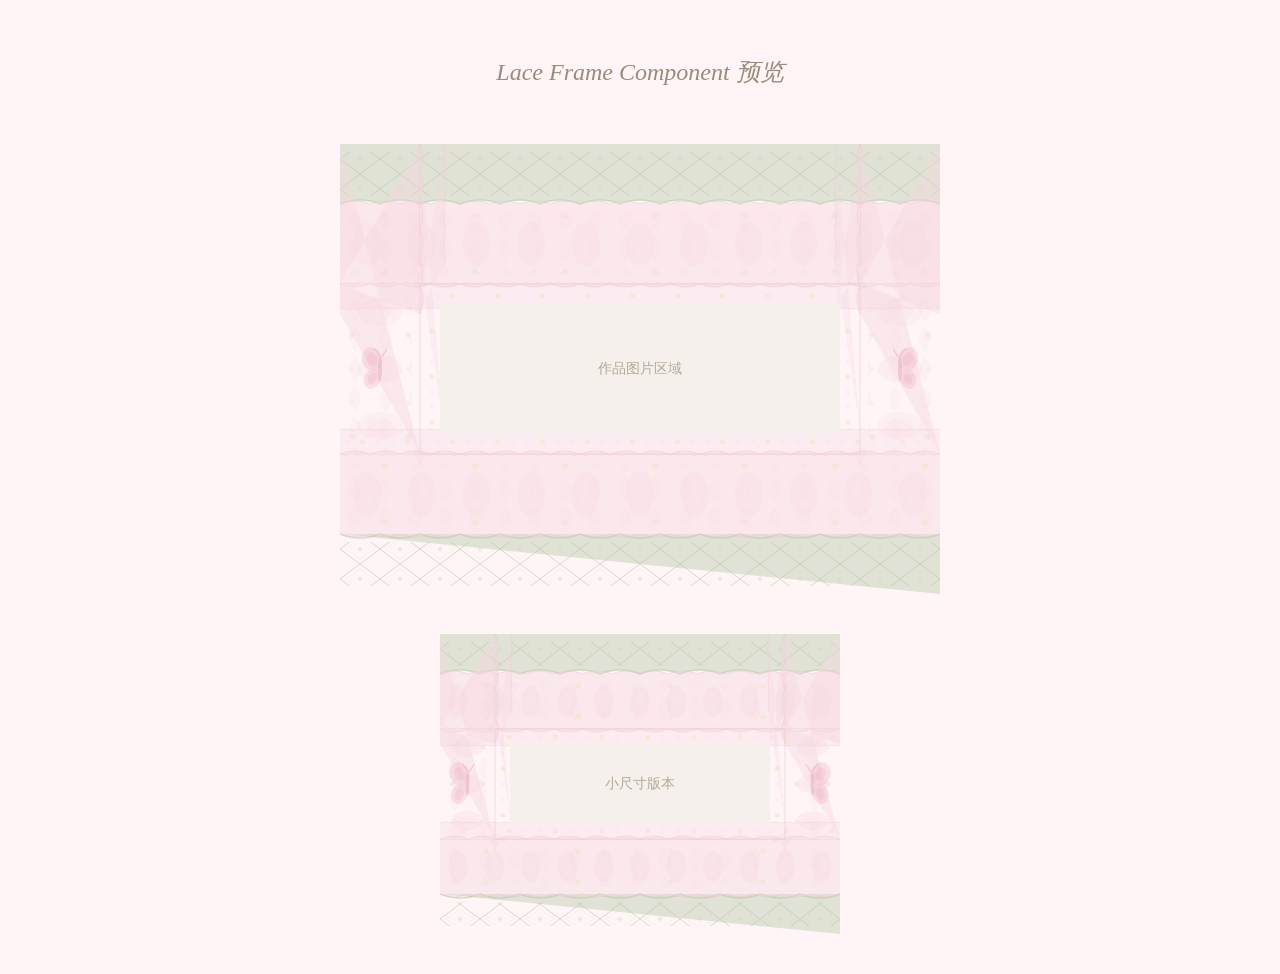
<file: lace-frame-preview.html>
<!DOCTYPE html>
<html lang="zh-CN">
<head>
    <meta charset="UTF-8">
    <meta name="viewport" content="width=device-width, initial-scale=1.0">
    <title>Lace Frame Preview</title>
    <style>
        body {
            margin: 0;
            padding: 40px;
            background: #FFF5F7;
            display: flex;
            flex-direction: column;
            align-items: center;
            gap: 40px;
            font-family: 'Noto Serif SC', serif;
        }
        h1 {
            color: #9A8B7C;
            font-weight: 300;
            font-style: italic;
            font-size: 24px;
        }
        .frame-preview {
            position: relative;
            width: 600px;
            height: 450px;
        }
        .frame-preview svg {
            position: absolute;
            top: 0;
            left: 0;
            width: 100%;
            height: 100%;
        }
        .frame-content {
            position: absolute;
            top: 160px;
            left: 100px;
            right: 100px;
            bottom: 160px;
            background: #F5F0EB;
            display: flex;
            align-items: center;
            justify-content: center;
            color: #B5A89B;
            font-size: 14px;
        }
        .frame-small {
            width: 400px;
            height: 300px;
        }
        .frame-small .frame-content {
            top: 110px;
            left: 70px;
            right: 70px;
            bottom: 110px;
        }
    </style>
</head>
<body>
    <h1>Lace Frame Component 预览</h1>
    
    <div class="frame-preview" id="frame1"></div>
    
    <div class="frame-preview frame-small" id="frame2"></div>

    <script type="module">
        import { LaceFrame } from './js/components/LaceFrame.js';
        
        const frame1 = new LaceFrame({
            width: 600,
            height: 450
        });
        document.getElementById('frame1').innerHTML = `
            ${frame1.render()}
            <div class="frame-content">作品图片区域</div>
        `;
        
        const frame2 = new LaceFrame({
            width: 400,
            height: 300,
            outerBandHeight: 40,
            laceWidth: 55,
            innerLaceWidth: 16
        });
        document.getElementById('frame2').innerHTML = `
            ${frame2.render()}
            <div class="frame-content">小尺寸版本</div>
        `;
    </script>
</body>
</html>
</file>
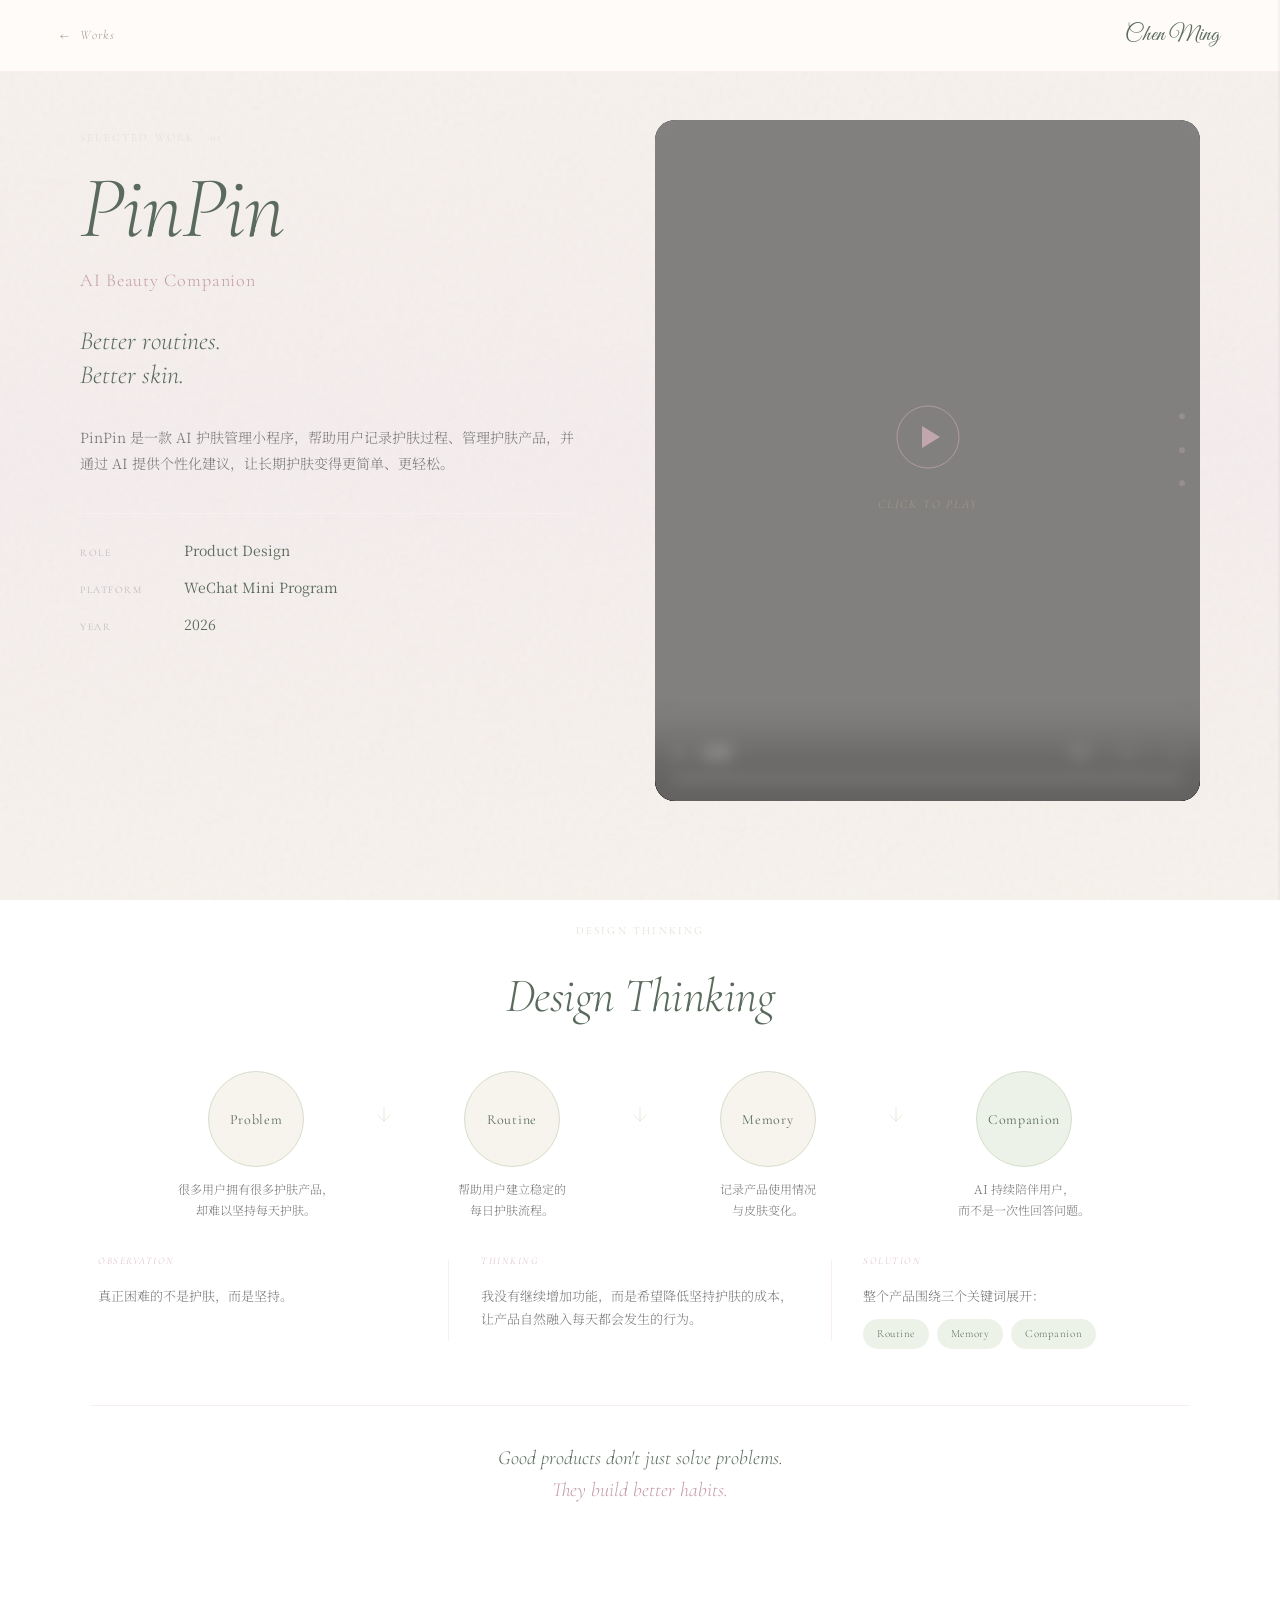
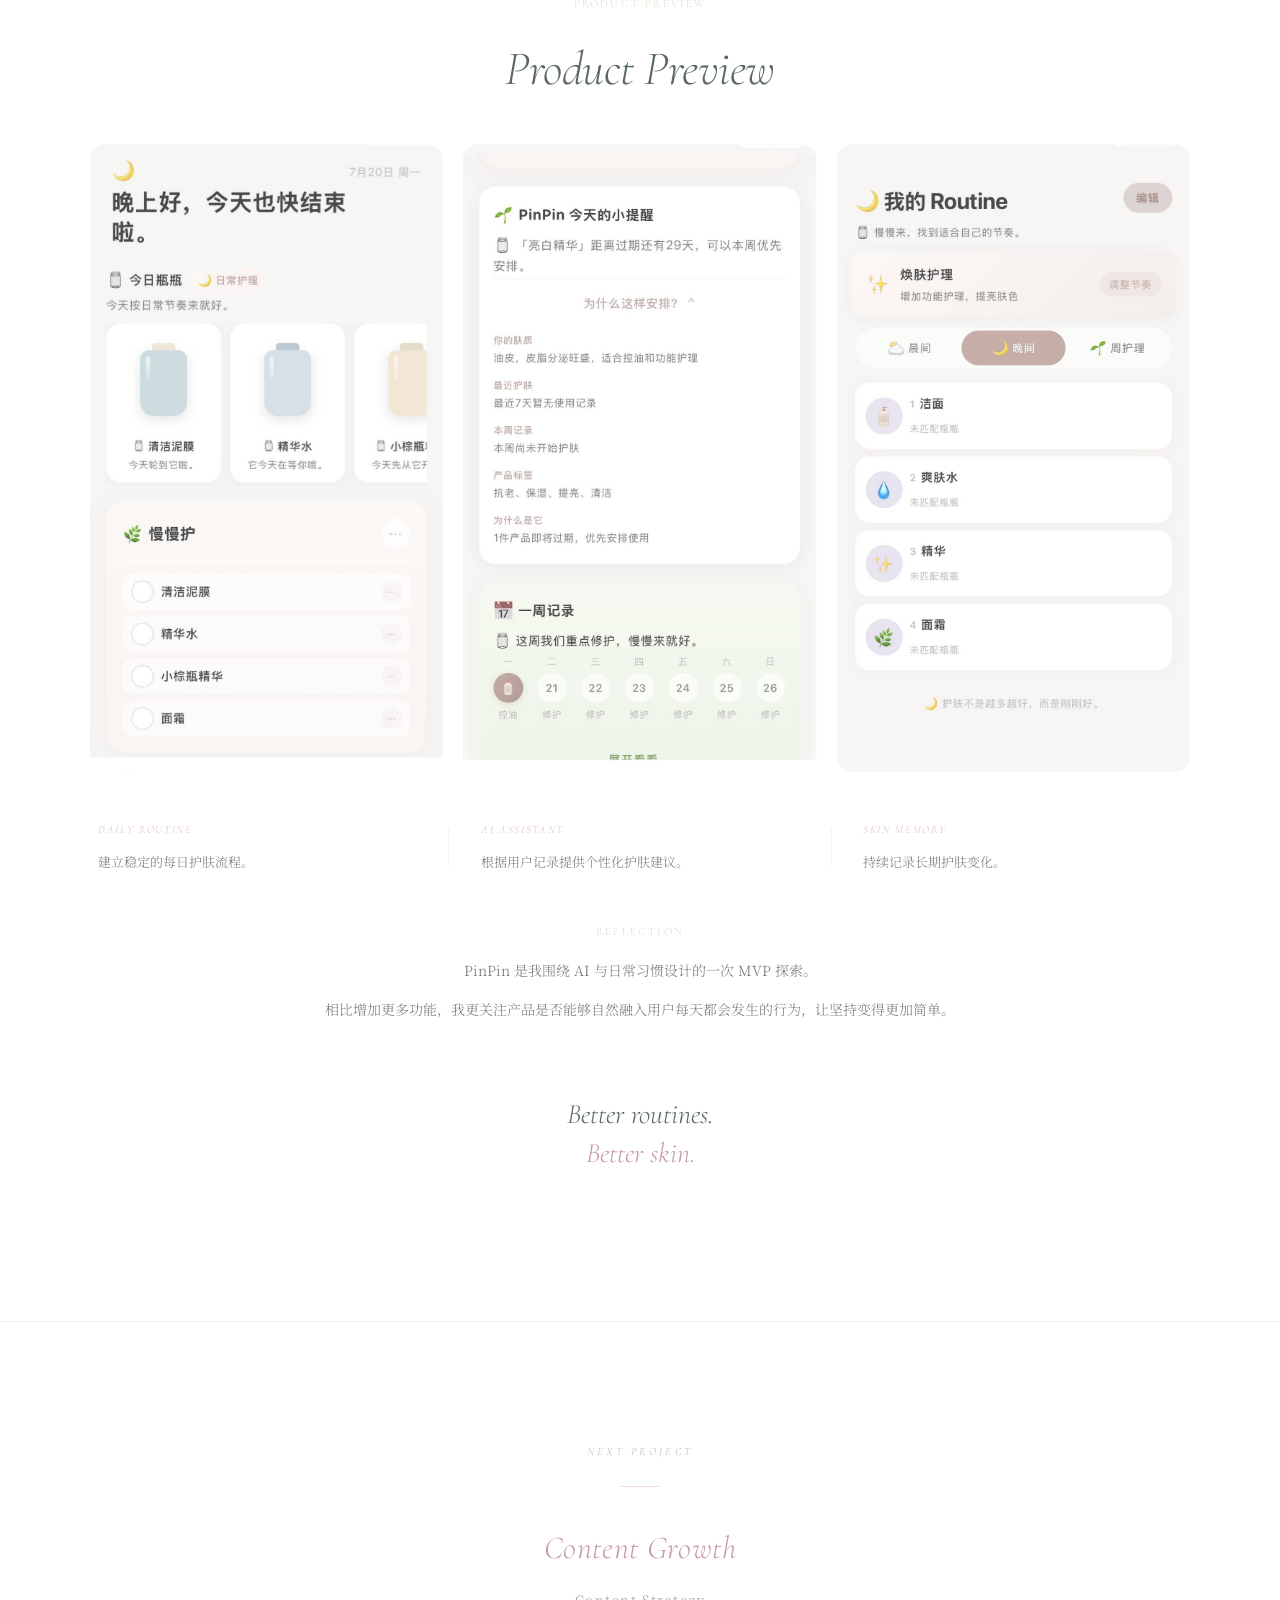
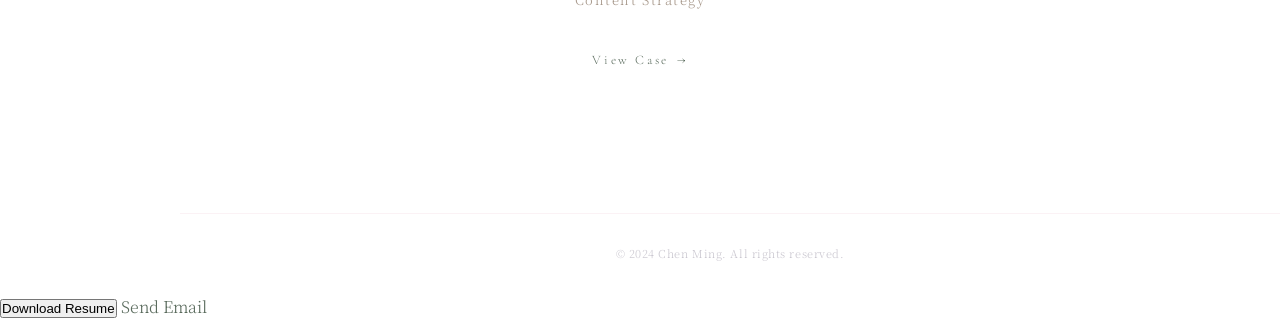
<file: pinpin.html>
<!DOCTYPE html>
<html lang="zh-CN">
<head>
    <meta charset="UTF-8">
    <meta name="viewport" content="width=device-width, initial-scale=1.0">
    <title>PinPin - Chen Ming Portfolio</title>
    <link href="https://fonts.googleapis.com/css2?family=Noto+Serif+SC:wght@300;400&family=Cormorant+Garamond:ital,wght@0,300;0,400;0,500;1,300;1,400&family=Playfair+Display:ital,wght@0,400;0,500;1,400&family=Great+Vibes&display=swap" rel="stylesheet">
    <link rel="stylesheet" href="css/theme.css">
    <link rel="stylesheet" href="css/style.css">
    <link rel="stylesheet" href="css/pinpin-detail.css">
    <link rel="stylesheet" href="css/interactions.css">
</head>
<body class="detail-page">
    <div id="navigation"></div>
    <div id="decorations"></div>
    
    <main>
        <div id="pinpin-hero"></div>
        <div id="pinpin-thinking"></div>
        <div id="pinpin-preview"></div>
    </main>

    <div id="footer"></div>

    <script type="module">
        import { PinpinDetailApp } from './js/app-pinpin.js';
        window.app = new PinpinDetailApp();
        window.app.init();
    </script>

    <script>
        window.addEventListener('load', function() {
            var video = document.getElementById('pinpinPromoVideo');
            var overlay = document.getElementById('pinpinVideoOverlay');
            if (!video || !overlay) return;

            function togglePlay(e) {
                e.preventDefault();
                e.stopPropagation();
                if (video.paused) {
                    video.play().then(function() {
                        overlay.style.display = 'none';
                    }).catch(function(err) {
                        console.log('Play failed:', err);
                    });
                } else {
                    video.pause();
                    overlay.style.display = 'flex';
                }
            }

            overlay.addEventListener('click', togglePlay);
        });
    </script>
</body>
</html>
</file>
<file: css/concert-detail.css>
/* =============================================
   Concert Project — Editorial Portfolio
   Project Case Study Layout
   ============================================= */

/* ---------- Base ---------- */
.concert-page {
    margin: 0;
    padding: 0;
    background-color: #F7F3ED;
    background-image:
        url("data:image/svg+xml,%3Csvg viewBox='0 0 200 200' xmlns='http://www.w3.org/2000/svg'%3E%3Cfilter id='n'%3E%3CfeTurbulence type='fractalNoise' baseFrequency='0.65' numOctaves='3' stitchTiles='stitch'/%3E%3C/filter%3E%3Crect width='100%25' height='100%25' filter='url(%23n)' opacity='0.025'/%3E%3C/svg%3E");
    color: #2C2C2C;
    font-family: 'Inter', -apple-system, BlinkMacSystemFont, sans-serif;
    -webkit-font-smoothing: antialiased;
    overflow-x: hidden;
}

.concert-page * { box-sizing: border-box; }

main {
    max-width: 1240px;
    margin: 0 auto;
    padding: 0 80px;
}

@media (max-width: 900px) {
    main { padding: 0 32px; }
}

@media (max-width: 640px) {
    main { padding: 0 20px; }
}

/* ---------- Back Link ---------- */
.cp-back {
    position: fixed;
    top: 48px;
    left: 80px;
    font-family: 'Inter', sans-serif;
    font-size: 13px;
    color: #2C2C2C;
    text-decoration: none;
    letter-spacing: 0.04em;
    z-index: 200;
    transition: opacity 0.3s ease;
}
.cp-back:hover { opacity: 0.5; }

@media (max-width: 640px) {
    .cp-back { left: 20px; top: 20px; font-size: 12px; }
}

/* ---------- Scroll Animation ---------- */
.cp-section {
    opacity: 0;
    transform: translateY(30px);
    transition: opacity 0.8s ease, transform 0.8s ease;
}

.cp-section.is-in-view {
    opacity: 1;
    transform: translateY(0);
}

/* ---------- Container ---------- */
.cp-container {
    padding: 96px 0;
}

/* ---------- Real Image ---------- */
.cp-image {
    width: 100%;
    height: auto;
    display: block;
    border-radius: 8px;
    transition: transform 0.4s ease;
}

.cp-image:hover {
    transform: scale(1.01);
}

.cp-hero .cp-image {
    aspect-ratio: 16 / 9;
    object-fit: cover;
}

.cp-journey-image .cp-image {
    aspect-ratio: 4 / 3;
    object-fit: cover;
}

.cp-journey-video {
    position: relative;
    overflow: hidden;
    border-radius: 8px;
    cursor: pointer;
}

.cp-video {
    width: 100%;
    height: 100%;
    aspect-ratio: 4 / 3;
    object-fit: cover;
    display: block;
    border-radius: 8px;
}

.cp-video-play {
    position: absolute;
    top: 50%;
    left: 50%;
    transform: translate(-50%, -50%);
    width: 64px;
    height: 64px;
    border: none;
    border-radius: 50%;
    background: rgba(247, 243, 237, 0.92);
    color: #2C2C2C;
    display: flex;
    align-items: center;
    justify-content: center;
    cursor: pointer;
    transition: opacity 0.3s ease, transform 0.3s ease, background 0.3s ease;
    z-index: 2;
}

.cp-video-play svg {
    width: 22px;
    height: 22px;
    margin-left: 3px;
}

.cp-video-play:hover {
    background: #FFFFFF;
    transform: translate(-50%, -50%) scale(1.05);
}

.cp-journey-video.is-playing .cp-video-play {
    opacity: 0;
    pointer-events: none;
}

.cp-journey-video:hover .cp-video-play {
    opacity: 1;
    pointer-events: auto;
}

.cp-journey-video.is-playing:hover .cp-video-play {
    opacity: 0.85;
}

.cp-gallery-item .cp-image {
    aspect-ratio: 4 / 3;
    object-fit: cover;
}

/* ---------- Image Placeholder ---------- */
.cp-image-placeholder {
    width: 100%;
    height: 100%;
    min-height: 180px;
    display: flex;
    flex-direction: column;
    align-items: center;
    justify-content: center;
    gap: 8px;
    background: #EDE8DF;
    color: #B0A89C;
    font-family: 'Inter', sans-serif;
    font-size: 13px;
    font-weight: 400;
    letter-spacing: 0.08em;
    border: 1px dashed #D8D0C4;
    border-radius: 8px;
    position: relative;
    overflow: hidden;
    transition: transform 0.4s ease;
    aspect-ratio: 16 / 9;
}

.cp-image-placeholder:hover {
    transform: scale(1.01);
}

.cp-image-sub {
    font-size: 11px;
    opacity: 0.7;
    letter-spacing: 0.04em;
}

/* =============================================
   PAGE 01
   ============================================= */
#cp-01 .cp-container {
    padding-top: 140px;
    padding-bottom: 120px;
}

.cp-overview {
    max-width: 640px;
    margin: 0 auto 72px;
    text-align: center;
}

.cp-h1 {
    font-family: 'Cormorant Garamond', serif;
    font-size: 56px;
    font-weight: 400;
    color: #2C2C2C;
    letter-spacing: 0.02em;
    margin: 0 0 18px 0;
    line-height: 1.1;
}

.cp-subtitle {
    font-family: 'Inter', sans-serif;
    font-size: 15px;
    font-weight: 300;
    color: #8A837C;
    letter-spacing: 0.02em;
    margin: 0 0 32px 0;
    line-height: 1.7;
}

.cp-body {
    font-family: 'PingFang SC', -apple-system, sans-serif;
    font-size: 16px;
    font-weight: 300;
    color: #5A524C;
    line-height: 1.8;
    letter-spacing: 0.02em;
    display: flex;
    flex-direction: column;
    gap: 12px;
}

.cp-body p {
    margin: 0;
}

.cp-hero {
    width: 100%;
    max-width: 920px;
    margin: 0 auto 72px;
}

.cp-hero .cp-image-placeholder {
    aspect-ratio: 16 / 9;
}

.cp-snapshot {
    display: grid;
    grid-template-columns: repeat(4, 1fr);
    gap: 40px;
    max-width: 960px;
    margin: 0 auto;
    padding: 48px 0;
    border-top: 1px solid #E8E0D4;
    border-bottom: 1px solid #E8E0D4;
}

.cp-snapshot-item {
    text-align: center;
}

.cp-snapshot-num {
    font-family: 'Cormorant Garamond', serif;
    font-size: 52px;
    font-weight: 300;
    font-style: italic;
    color: #2C2C2C;
    line-height: 1;
    letter-spacing: -0.02em;
    display: block;
}

.cp-snapshot-unit {
    font-family: 'Inter', sans-serif;
    font-size: 12px;
    color: #A8A098;
    letter-spacing: 0.15em;
    text-transform: uppercase;
    display: block;
    margin-top: 10px;
}

/* =============================================
   PAGE 02
   ============================================= */
#cp-02 .cp-container {
    padding-top: 120px;
    padding-bottom: 120px;
}

.cp-section-header {
    margin-bottom: 72px;
}

.cp-h2 {
    font-family: 'Cormorant Garamond', serif;
    font-size: 46px;
    font-weight: 400;
    color: #2C2C2C;
    letter-spacing: 0.02em;
    margin: 0 0 12px 0;
    line-height: 1.15;
}

.cp-section-subtitle {
    font-family: 'Inter', sans-serif;
    font-size: 15px;
    font-weight: 300;
    color: #8A837C;
    letter-spacing: 0.02em;
    margin: 0;
    line-height: 1.7;
}

.cp-journey {
    display: flex;
    flex-direction: column;
    gap: 80px;
}

.cp-journey-item {
    display: grid;
    grid-template-columns: 1fr 1fr;
    gap: 64px;
    align-items: center;
}

.cp-journey-reverse .cp-journey-content {
    order: 2;
}

.cp-journey-reverse .cp-journey-image {
    order: 1;
}

.cp-journey-content {
    display: flex;
    flex-direction: column;
    gap: 16px;
}

.cp-journey-num {
    font-family: 'Cormorant Garamond', serif;
    font-size: 18px;
    font-weight: 300;
    font-style: italic;
    color: #A8A098;
    letter-spacing: 0.02em;
}

.cp-journey-title {
    font-family: 'Cormorant Garamond', serif;
    font-size: 30px;
    font-weight: 400;
    color: #2C2C2C;
    letter-spacing: 0.02em;
    margin: 0;
    line-height: 1.2;
}

.cp-journey-body {
    font-family: 'PingFang SC', -apple-system, sans-serif;
    font-size: 15px;
    font-weight: 300;
    color: #5A524C;
    line-height: 1.8;
    letter-spacing: 0.02em;
    display: flex;
    flex-direction: column;
    gap: 8px;
    margin-top: 8px;
}

.cp-journey-body p {
    margin: 0;
}

.cp-journey-image .cp-image-placeholder {
    aspect-ratio: 4 / 3;
}

/* =============================================
   PAGE 03
   ============================================= */
#cp-03 .cp-container {
    padding-top: 120px;
    padding-bottom: 140px;
}

.cp-gallery {
    display: grid;
    grid-template-columns: repeat(2, 1fr);
    gap: 20px;
    max-width: 680px;
    margin: 0 auto 80px;
}

.cp-gallery-item {
    display: flex;
    flex-direction: column;
    gap: 12px;
}

.cp-gallery-item .cp-image-placeholder {
    aspect-ratio: 4 / 3;
}

.cp-gallery-caption {
    font-family: 'Inter', sans-serif;
    font-size: 12px;
    font-weight: 400;
    color: #8A837C;
    letter-spacing: 0.12em;
    text-transform: uppercase;
}

.cp-deliverables {
    display: grid;
    grid-template-columns: repeat(3, 1fr);
    gap: 48px;
    max-width: 960px;
    margin: 0 auto 80px;
    padding: 48px 0;
    border-top: 1px solid #E8E0D4;
    border-bottom: 1px solid #E8E0D4;
}

.cp-deliverable-col {
    display: flex;
    flex-direction: column;
    gap: 16px;
}

.cp-deliverable-label {
    font-family: 'Inter', sans-serif;
    font-size: 12px;
    font-weight: 500;
    color: #2C2C2C;
    letter-spacing: 0.15em;
    text-transform: uppercase;
}

.cp-deliverable-list {
    list-style: none;
    padding: 0;
    margin: 0;
    display: flex;
    flex-direction: column;
    gap: 10px;
}

.cp-deliverable-list li {
    font-family: 'PingFang SC', -apple-system, sans-serif;
    font-size: 15px;
    font-weight: 300;
    color: #5A524C;
    line-height: 1.6;
    letter-spacing: 0.02em;
    padding-left: 16px;
    position: relative;
}

.cp-deliverable-list li::before {
    content: '';
    position: absolute;
    left: 0;
    top: 11px;
    width: 4px;
    height: 4px;
    border-radius: 50%;
    background: #B0A89C;
}

.cp-final-line {
    text-align: center;
    max-width: 640px;
    margin: 0 auto;
}

.cp-final-en {
    font-family: 'Cormorant Garamond', serif;
    font-size: 22px;
    font-weight: 300;
    font-style: italic;
    color: #8A837C;
    line-height: 1.5;
    letter-spacing: 0.02em;
    margin: 0 0 16px 0;
}

.cp-final-zh {
    font-family: 'PingFang SC', -apple-system, sans-serif;
    font-size: 18px;
    font-weight: 400;
    color: #3D3834;
    line-height: 1.8;
    letter-spacing: 0.04em;
    margin: 0;
}

/* =============================================
   Responsive
   ============================================= */
@media (max-width: 900px) {
    .cp-h1 { font-size: 44px; }
    .cp-h2 { font-size: 36px; }
    .cp-body { font-size: 15px; }

    .cp-hero { max-width: 100%; }

    .cp-snapshot {
        grid-template-columns: repeat(2, 1fr);
        gap: 32px;
    }

    .cp-snapshot-num { font-size: 44px; }

    .cp-journey-item {
        grid-template-columns: 1fr;
        gap: 32px;
    }

    .cp-journey-reverse .cp-journey-content { order: 1; }
    .cp-journey-reverse .cp-journey-image { order: 2; }

    .cp-journey-title { font-size: 26px; }

    .cp-gallery {
        grid-template-columns: 1fr;
        gap: 20px;
    }

    .cp-deliverables {
        grid-template-columns: 1fr;
        gap: 32px;
    }

    .cp-final-en { font-size: 18px; }
    .cp-final-zh { font-size: 16px; }
}

@media (max-width: 640px) {
    .cp-h1 { font-size: 36px; }
    .cp-h2 { font-size: 28px; }
    .cp-body { font-size: 14px; }

    .cp-subtitle,
    .cp-section-subtitle { font-size: 13px; }

    #cp-01 .cp-container {
        padding-top: 100px;
        padding-bottom: 80px;
    }

    #cp-02 .cp-container,
    #cp-03 .cp-container {
        padding-top: 80px;
        padding-bottom: 80px;
    }

    .cp-snapshot-num { font-size: 36px; }
    .cp-snapshot-unit { font-size: 11px; }

    .cp-journey { gap: 56px; }

    .cp-journey-title { font-size: 24px; }
    .cp-journey-body { font-size: 14px; }

    .cp-gallery-caption { font-size: 11px; }

    .cp-deliverables { padding: 32px 0; }

    .cp-deliverable-list li { font-size: 14px; }

    .cp-final-en { font-size: 16px; }
    .cp-final-zh { font-size: 15px; }
}

@media (max-width: 768px) {
    main {
        padding: 0 20px;
    }

    .cp-back {
        left: 20px;
        top: 20px;
        font-size: 12px;
    }

    .cp-container {
        padding: 64px 0;
    }

    #cp-01 .cp-container {
        padding-top: 100px;
        padding-bottom: 64px;
    }

    #cp-02 .cp-container,
    #cp-03 .cp-container {
        padding-top: 64px;
        padding-bottom: 80px;
    }

    .cp-overview {
        max-width: 100%;
        margin: 0 auto 48px;
        text-align: center;
    }

    .cp-h1 {
        font-size: 28px;
        margin-bottom: 20px;
    }

    .cp-h2 {
        font-size: 22px;
        margin-bottom: 8px;
    }

    .cp-subtitle,
    .cp-section-subtitle {
        font-size: 13px;
        margin-bottom: 20px;
    }

    .cp-section-header {
        margin-bottom: 32px;
    }

    .cp-body {
        font-size: 14px;
        line-height: 1.8;
        gap: 8px;
    }

    .cp-hero {
        max-width: 400px;
        margin: 0 auto 48px;
    }

    .cp-image {
        border-radius: 16px;
    }

    .cp-hero .cp-image {
        aspect-ratio: 4 / 3;
    }

    .cp-hero .cp-image-placeholder {
        aspect-ratio: 4 / 3;
        border-radius: 16px;
    }

    .cp-snapshot {
        grid-template-columns: repeat(2, 1fr);
        gap: 24px;
        max-width: 100%;
        padding: 32px 0;
    }

    .cp-snapshot-num {
        font-size: 32px;
    }

    .cp-snapshot-unit {
        font-size: 10px;
        margin-top: 8px;
    }

    .cp-journey {
        gap: 48px;
    }

    .cp-journey-item {
        grid-template-columns: 1fr;
        gap: 24px;
    }

    .cp-journey-reverse .cp-journey-content {
        order: 1;
    }

    .cp-journey-reverse .cp-journey-image {
        order: 2;
    }

    .cp-journey-content {
        gap: 12px;
    }

    .cp-journey-num {
        font-size: 16px;
    }

    .cp-journey-title {
        font-size: 20px;
    }

    .cp-journey-body {
        font-size: 14px;
        line-height: 1.8;
        gap: 8px;
        margin-top: 4px;
    }

    .cp-journey-image {
        max-width: 400px;
        margin: 0 auto;
        width: 90%;
    }

    .cp-journey-image .cp-image {
        border-radius: 16px;
    }

    .cp-journey-image .cp-image-placeholder {
        border-radius: 16px;
    }

    .cp-journey-video {
        max-width: 400px;
        margin: 0 auto;
        width: 90%;
        border-radius: 16px;
    }

    .cp-video {
        border-radius: 16px;
    }

    .cp-video-play {
        width: 56px;
        height: 56px;
    }

    .cp-video-play svg {
        width: 20px;
        height: 20px;
    }

    .cp-gallery {
        grid-template-columns: 1fr;
        gap: 24px;
        max-width: 400px;
        margin: 0 auto 48px;
    }

    .cp-gallery-item {
        gap: 8px;
    }

    .cp-gallery-item .cp-image {
        border-radius: 16px;
    }

    .cp-gallery-item .cp-image-placeholder {
        border-radius: 16px;
    }

    .cp-gallery-caption {
        font-size: 11px;
    }

    .cp-deliverables {
        grid-template-columns: 1fr;
        gap: 24px;
        max-width: 100%;
        padding: 32px 0;
        margin: 0 auto 48px;
    }

    .cp-deliverable-col {
        gap: 12px;
    }

    .cp-deliverable-label {
        font-size: 11px;
    }

    .cp-deliverable-list {
        gap: 8px;
    }

    .cp-deliverable-list li {
        font-size: 14px;
        line-height: 1.8;
    }

    .cp-deliverable-list li::before {
        top: 10px;
    }

    .cp-final-line {
        max-width: 100%;
    }

    .cp-final-en {
        font-size: 16px;
        margin-bottom: 12px;
    }

    .cp-final-zh {
        font-size: 15px;
        line-height: 1.8;
    }

    #cp-03 .cp-container {
        padding-bottom: 80px;
    }
}
</file>
<file: css/content-growth.css>
/* =============================================
   Content Growth — Editorial Case Study
   ============================================= */

.cg-page {
    margin: 0;
    padding: 0;
    background-color: #F4F0E8;
    font-family: 'Inter', 'PingFang SC', 'Noto Sans SC', -apple-system, BlinkMacSystemFont, sans-serif;
    -webkit-font-smoothing: antialiased;
    overflow-x: hidden;
}

main {
    max-width: 1240px;
    margin: 0 auto;
    padding: 0 80px;
}

@media (max-width: 900px) {
    main { padding: 0 32px; }
}

@media (max-width: 640px) {
    main { padding: 0 20px; }
}

/* ---------- Back Link ---------- */
.cg-back {
    position: fixed;
    top: 48px;
    left: 48px;
    font-size: 13px;
    color: #2F2A25;
    text-decoration: none;
    letter-spacing: 0.04em;
    z-index: 200;
    transition: opacity 0.3s ease;
}
.cg-back:hover { opacity: 0.5; }

@media (max-width: 640px) {
    .cg-back { left: 20px; top: 20px; font-size: 12px; }
}

/* ---------- Container ---------- */
.cg-container {
    max-width: 100%;
    margin: 0 auto;
}

/* ---------- Section ---------- */
.cg-section {
    padding: 120px 0;
    opacity: 0;
    transform: translateY(16px);
    transition: opacity 0.65s ease, transform 0.65s ease;
    border-top: 1px solid rgba(40, 35, 28, 0.1);
}

.cg-section:first-child { border-top: none; }
.cg-section.cg-visible { opacity: 1; transform: translateY(0); }

@media (max-width: 640px) {
    .cg-section { padding: 80px 0; }
}

/* ---------- Typography ---------- */
.cg-project-tag {
    font-size: 10px;
    color: #8A8278;
    letter-spacing: 0.3em;
    text-transform: uppercase;
    display: block;
    margin-bottom: 16px;
}

.cg-title {
    font-family: 'Cormorant Garamond', serif;
    font-size: 46px;
    font-weight: 400;
    color: #2F2A25;
    letter-spacing: 0.02em;
    margin: 0 0 16px 0;
    line-height: 1.1;
}

.cg-subtitle {
    font-family: 'Cormorant Garamond', serif;
    font-size: 28px;
    font-weight: 300;
    color: #2F2A25;
    letter-spacing: 0.01em;
    margin: 0 0 8px 0;
    line-height: 1.2;
}

.cg-subtitle-secondary {
    font-family: 'Inter', sans-serif;
    font-size: 14px;
    font-weight: 300;
    color: #8A8278;
    letter-spacing: 0.02em;
    margin: 0 0 32px 0;
    line-height: 1.7;
}

.cg-body {
    font-size: 16px;
    font-weight: 300;
    color: #514B43;
    line-height: 1.8;
    letter-spacing: 0.03em;
    margin-bottom: 48px;
}

.cg-body p { margin: 0 0 16px 0; }
.cg-body p:last-child { margin-bottom: 0; }

/* ---------- Row Layout ---------- */
.cg-row {
    display: grid;
    grid-template-columns: 48% 38%;
    gap: 14%;
    align-items: center;
}

@media (max-width: 900px) {
    .cg-row { grid-template-columns: 1fr; gap: 48px; align-items: flex-start; }
}

/* =============================================
   PAGE 01
   ============================================= */
#cg-page1 { padding-top: 140px; }

/* Growth Snapshot */
.cg-snapshot {
    display: grid;
    grid-template-columns: 1fr 1fr;
    gap: 28px;
}

.cg-snapshot-item {
    display: flex;
    flex-direction: column;
    gap: 6px;
}

.cg-snapshot-num {
    font-family: 'Inter', sans-serif;
    font-size: 38px;
    font-weight: 500;
    color: #2F2A25;
    line-height: 1;
    letter-spacing: -0.02em;
}

.cg-snapshot-label {
    font-size: 11px;
    font-weight: 300;
    color: #8A8278;
    letter-spacing: 0.08em;
}

/* Images */
.cg-col-right {
    position: relative;
    display: flex;
    flex-direction: column;
    align-items: flex-end;
    justify-content: center;
}

.cg-image-main-wrapper {
    align-self: flex-start;
}

.cg-image-main {
    max-width: 360px;
    width: 100%;
    height: auto;
    object-fit: contain;
    display: block;
    border-radius: 8px;
    box-shadow: 0 12px 30px rgba(35, 30, 24, 0.06);
    transition: transform 0.3s ease;
}

.cg-image-main:hover {
    transform: scale(1.015);
}

.cg-image-overlay-wrapper {
    position: absolute;
    bottom: 8px;
    right: 0;
}

.cg-image-overlay {
    max-width: 160px;
    width: 100%;
    height: auto;
    object-fit: contain;
    display: block;
    border-radius: 8px;
    box-shadow: 0 12px 30px rgba(35, 30, 24, 0.06);
    transition: transform 0.3s ease;
}

.cg-image-overlay:hover {
    transform: scale(1.015);
}

@media (max-width: 900px) {
    .cg-image-overlay-wrapper {
        position: static;
        margin-top: -20px;
        align-self: flex-end;
    }
    .cg-image-overlay { max-width: 140px; }
}

/* =============================================
   PAGE 02
   ============================================= */
#cg-page2 { padding-top: 120px; }

.cg-section-header {
    margin-bottom: 72px;
}

/* Decisions */
.cg-decision {
    display: grid;
    grid-template-columns: 45% 50%;
    gap: 5%;
    margin-bottom: 80px;
}

.cg-decision:last-child { margin-bottom: 0; }

.cg-decision-2 {
    grid-template-columns: 50% 45%;
}

@media (max-width: 900px) {
    .cg-decision,
    .cg-decision-2 {
        grid-template-columns: 1fr;
        gap: 32px;
        margin-bottom: 64px;
    }
}

/* Decision Media */
.cg-decision-media {
    display: flex;
    flex-direction: column;
    gap: 16px;
}

.cg-decision-media img {
    width: 100%;
    height: auto;
    object-fit: contain;
    display: block;
    border-radius: 8px;
    box-shadow: 0 12px 30px rgba(35, 30, 24, 0.06);
    transition: transform 0.3s ease;
    max-width: 320px;
    margin: 0 auto;
}

.cg-decision-media:hover img {
    transform: scale(1.015);
}

/* Triplet Images */
.cg-image-triplet {
    display: flex;
    gap: 12px;
}

.cg-image-triplet img {
    flex: 1;
    min-width: 0;
}

/* Decision Numbers */
.cg-decision-numbers {
    display: flex;
    justify-content: space-between;
    padding-top: 4px;
}

.cg-decision-numbers span {
    font-family: 'Inter', sans-serif;
    font-size: 32px;
    font-weight: 500;
    color: #2F2A25;
    letter-spacing: -0.02em;
}

/* Decision Content */
.cg-decision-content {
    display: flex;
    flex-direction: column;
    gap: 24px;
    max-width: 460px;
}

.cg-decision-tag {
    font-size: 9px;
    color: #8A8278;
    letter-spacing: 0.25em;
    text-transform: uppercase;
}

.cg-decision-title {
    font-family: 'Cormorant Garamond', serif;
    font-size: 28px;
    font-weight: 400;
    color: #2F2A25;
    margin: 0;
    letter-spacing: 0.02em;
}

.cg-decision-content p {
    font-size: 16px;
    font-weight: 300;
    color: #514B43;
    line-height: 1.8;
    letter-spacing: 0.03em;
    margin: 0;
}

/* Title Comparison */
.cg-title-comparison {
    display: flex;
    flex-direction: column;
    gap: 14px;
    margin-bottom: 28px;
    padding: 16px 0;
    border-top: 1px solid rgba(40, 35, 28, 0.08);
    border-bottom: 1px solid rgba(40, 35, 28, 0.08);
}

.cg-title-comparison > div:not(.cg-divider) {
    display: flex;
    justify-content: space-between;
    align-items: center;
}

.cg-compare-title {
    font-family: 'Inter', sans-serif;
    font-size: 15px;
    font-weight: 300;
    color: #514B43;
}

.cg-compare-num {
    font-family: 'Inter', sans-serif;
    font-size: 20px;
    font-weight: 500;
    color: #2F2A25;
}

.cg-divider {
    color: #D8D0C4;
    font-weight: 100;
    letter-spacing: -0.1em;
}

/* Duo Images */
.cg-image-duo {
    display: grid;
    grid-template-columns: 1fr 1fr;
    gap: 16px;
}

.cg-image-single {
    display: flex;
    flex-direction: column;
    gap: 8px;
}

.cg-image-single img {
    width: 100%;
    height: auto;
    object-fit: contain;
    display: block;
    border-radius: 8px;
    box-shadow: 0 12px 30px rgba(35, 30, 24, 0.06);
    transition: transform 0.3s ease;
}

.cg-image-single:hover img {
    transform: scale(1.015);
}

.cg-image-label {
    font-size: 10px;
    color: #8A8278;
    letter-spacing: 0.15em;
    text-transform: uppercase;
}

.cg-image-metrics {
    font-family: 'Inter', sans-serif;
    font-size: 12px;
    font-weight: 500;
    color: #2F2A25;
}

@media (max-width: 900px) {
    .cg-image-triplet { flex-direction: column; }
    .cg-image-duo { grid-template-columns: 1fr; }
    .cg-decision-numbers span { font-size: 28px; }
    .cg-decision-content { max-width: 100%; }
}

/* =============================================
   PAGE 03
   ============================================= */
#cg-page3 {
    padding-top: 120px;
    padding-bottom: 160px;
}

#cg-page3 .cg-title { font-size: 44px; }

/* Review Loop */
.cg-process {
    display: flex;
    flex-wrap: wrap;
    align-items: flex-start;
    justify-content: center;
    gap: 24px;
    margin: 48px 0 72px 0;
    padding: 20px 0;
    border-top: 1px solid rgba(40, 35, 28, 0.08);
    border-bottom: 1px solid rgba(40, 35, 28, 0.08);
}

.cg-process-step {
    display: flex;
    flex-direction: column;
    align-items: center;
    gap: 6px;
    flex: 0 0 auto;
    min-width: 80px;
}

.cg-process-text {
    font-family: 'Cormorant Garamond', serif;
    font-size: 22px;
    font-weight: 400;
    color: #2F2A25;
    letter-spacing: 0.02em;
}

.cg-process-desc {
    font-size: 11px;
    font-weight: 300;
    color: #8A8278;
    text-align: center;
    line-height: 1.5;
    letter-spacing: 0.02em;
}

.cg-process-arrow {
    font-family: 'Inter', sans-serif;
    font-size: 12px;
    color: #D8D0C4;
    padding-top: 18px;
}

/* Before/After */
.cg-before-after {
    display: grid;
    grid-template-columns: 1fr 1px 1fr;
    gap: 48px;
    margin-bottom: 72px;
    padding: 28px 0;
}

.cg-ba-col {
    display: flex;
    flex-direction: column;
    gap: 16px;
}

.cg-ba-divider {
    background-color: rgba(40, 35, 28, 0.1);
}

.cg-ba-tag {
    font-size: 10px;
    color: #8A8278;
    letter-spacing: 0.25em;
    text-transform: uppercase;
    display: block;
}

.cg-ba-list {
    list-style: none;
    padding: 0;
    margin: 0;
    display: flex;
    flex-direction: column;
    gap: 12px;
}

.cg-ba-list li {
    font-size: 15px;
    font-weight: 300;
    color: #514B43;
    line-height: 1.75;
    letter-spacing: 0.02em;
}

/* Conclusion */
.cg-conclusion {
    font-size: 16px;
    font-weight: 300;
    color: #514B43;
    line-height: 1.85;
    letter-spacing: 0.03em;
    max-width: 500px;
    margin: 0 auto 40px;
    text-align: center;
}

.cg-conclusion p { margin: 0 0 12px 0; }
.cg-conclusion p:last-child { margin-bottom: 0; }

/* Final Line */
.cg-final-line {
    font-size: 18px;
    font-weight: 400;
    color: #2F2A25;
    font-family: 'Cormorant Garamond', serif;
    text-align: center;
    line-height: 1.6;
    letter-spacing: 0.02em;
    margin: 0;
}

/* =============================================
   Responsive
   ============================================= */
@media (max-width: 900px) {
    .cg-before-after {
        grid-template-columns: 1fr;
        gap: 32px;
    }
    
    .cg-ba-divider {
        height: 1px;
        width: 100%;
    }

    .cg-title { font-size: 40px; }
    .cg-subtitle { font-size: 24px; }
}

@media (max-width: 768px) {
    .cg-title { font-size: 36px; }
    #cg-page3 .cg-title { font-size: 38px; }
    
    .cg-process {
        flex-direction: column;
        align-items: flex-start;
        padding-left: 20px;
    }
    
    .cg-process-arrow {
        transform: rotate(90deg);
        padding: 8px 0;
        margin-left: 30px;
    }
    
    .cg-process-step {
        align-items: flex-start;
        min-width: auto;
    }
    
    .cg-process-desc {
        text-align: left;
    }
}

@media (max-width: 768px) {
    main {
        padding: 0 20px;
    }

    .cg-back {
        left: 20px;
        top: 20px;
        font-size: 12px;
    }

    .cg-section {
        padding: 64px 0;
    }

    #cg-page1 {
        padding-top: 100px;
    }

    #cg-page2 {
        padding-top: 64px;
    }

    #cg-page3 {
        padding-top: 64px;
        padding-bottom: 80px;
    }

    .cg-project-tag {
        font-size: 10px;
        margin-bottom: 12px;
    }

    .cg-title {
        font-size: 28px;
        margin-bottom: 12px;
    }

    #cg-page3 .cg-title {
        font-size: 28px;
    }

    .cg-subtitle {
        font-size: 20px;
        margin-bottom: 8px;
    }

    .cg-subtitle-secondary {
        font-size: 13px;
        margin-bottom: 20px;
    }

    .cg-section-header {
        margin-bottom: 32px;
    }

    .cg-body {
        font-size: 14px;
        line-height: 1.8;
        margin-bottom: 24px;
    }

    .cg-body p {
        margin-bottom: 12px;
    }

    .cg-row {
        grid-template-columns: 1fr;
        gap: 24px;
    }

    .cg-snapshot {
        grid-template-columns: 1fr 1fr;
        gap: 20px;
    }

    .cg-snapshot-num {
        font-size: 28px;
    }

    .cg-snapshot-label {
        font-size: 10px;
    }

    .cg-col-right {
        align-items: center;
    }

    .cg-image-main-wrapper {
        align-self: center;
    }

    .cg-image-main {
        max-width: 400px;
        width: 90%;
        margin: 0 auto;
        border-radius: 16px;
    }

    .cg-image-overlay-wrapper {
        position: static;
        margin-top: 24px;
        align-self: center;
    }

    .cg-image-overlay {
        max-width: 200px;
        border-radius: 16px;
    }

    .cg-decision,
    .cg-decision-2 {
        grid-template-columns: 1fr;
        gap: 24px;
        margin-bottom: 48px;
    }

    .cg-decision-media {
        gap: 24px;
    }

    .cg-decision-media img {
        max-width: 400px;
        width: 90%;
        margin: 0 auto;
        border-radius: 16px;
    }

    .cg-image-triplet {
        flex-direction: column;
        gap: 24px;
    }

    .cg-image-triplet img {
        max-width: 400px;
        width: 90%;
        margin: 0 auto;
        border-radius: 16px;
    }

    .cg-decision-numbers {
        padding-top: 0;
    }

    .cg-decision-numbers span {
        font-size: 24px;
    }

    .cg-decision-content {
        gap: 16px;
        max-width: 100%;
    }

    .cg-decision-tag {
        font-size: 9px;
    }

    .cg-decision-title {
        font-size: 22px;
    }

    .cg-decision-content p {
        font-size: 14px;
        line-height: 1.8;
    }

    .cg-title-comparison {
        gap: 12px;
        margin-bottom: 20px;
        padding: 12px 0;
    }

    .cg-compare-title {
        font-size: 14px;
    }

    .cg-compare-num {
        font-size: 18px;
    }

    .cg-image-duo {
        grid-template-columns: 1fr;
        gap: 24px;
    }

    .cg-image-single {
        gap: 8px;
    }

    .cg-image-single img {
        max-width: 400px;
        width: 90%;
        margin: 0 auto;
        border-radius: 16px;
    }

    .cg-image-label {
        font-size: 10px;
        text-align: center;
    }

    .cg-image-metrics {
        font-size: 12px;
        text-align: center;
    }

    .cg-process {
        flex-direction: column;
        align-items: flex-start;
        padding: 24px 0;
        margin: 32px 0 48px 0;
        gap: 16px;
        padding-left: 20px;
    }

    .cg-process-step {
        align-items: flex-start;
        min-width: auto;
        flex-direction: row;
        gap: 16px;
    }

    .cg-process-text {
        font-size: 18px;
    }

    .cg-process-desc {
        font-size: 11px;
        text-align: left;
    }

    .cg-process-arrow {
        transform: rotate(90deg);
        padding: 8px 0;
        margin-left: 30px;
        font-size: 12px;
    }

    .cg-before-after {
        grid-template-columns: 1fr;
        gap: 24px;
        margin-bottom: 48px;
        padding: 24px 0;
    }

    .cg-ba-divider {
        height: 1px;
        width: 100%;
    }

    .cg-ba-col {
        gap: 12px;
    }

    .cg-ba-tag {
        font-size: 10px;
    }

    .cg-ba-list {
        gap: 10px;
    }

    .cg-ba-list li {
        font-size: 14px;
        line-height: 1.8;
    }

    .cg-conclusion {
        font-size: 14px;
        line-height: 1.8;
        max-width: 100%;
        margin: 0 auto 32px;
    }

    .cg-conclusion p {
        margin-bottom: 12px;
    }

    .cg-final-line {
        font-size: 16px;
        line-height: 1.8;
    }
}

@media (max-width: 640px) {
    .cg-title { font-size: 26px; }
    #cg-page3 .cg-title { font-size: 26px; }
    .cg-subtitle { font-size: 18px; }
    .cg-decision-title { font-size: 20px; }
    .cg-body { font-size: 14px; }
    .cg-decision-content p { font-size: 14px; }
    .cg-final-line { font-size: 15px; }
    .cg-snapshot-num { font-size: 24px; }
    .cg-decision-numbers span { font-size: 22px; }
    .cg-process-text { font-size: 16px; }
}
</file>
<file: css/design-collection.css>
/* =============================================
   Design Collection — Visual Archive
   Horizontal Album Browser (Apple Gallery style)
   ============================================= */

/* ---------- Base ---------- */
.dc-page {
    margin: 0;
    padding: 0;
    background-color: #FFFFFF;
    color: #2C2C2C;
    font-family: 'Inter', -apple-system, BlinkMacSystemFont, sans-serif;
    -webkit-font-smoothing: antialiased;
    overflow-x: hidden;
    cursor: default;
}

.dc-page * { box-sizing: border-box; }

html {
    scroll-behavior: smooth;
}

body {
    overflow-x: hidden;
}

/* ---------- Back Link ---------- */
.dc-back {
    position: fixed;
    top: 48px;
    left: 48px;
    font-family: 'Inter', sans-serif;
    font-size: 13px;
    color: #2C2C2C;
    text-decoration: none;
    letter-spacing: 0.04em;
    z-index: 200;
    transition: opacity 0.3s ease;
}
.dc-back:hover { opacity: 0.5; }

@media (max-width: 640px) {
    .dc-back { left: 24px; top: 24px; font-size: 12px; }
}

/* =============================================
   SECTION 01 — Hero (100vh)
   ============================================= */
.dc-hero {
    height: 100vh;
    display: flex;
    flex-direction: column;
    align-items: center;
    justify-content: center;
    padding: 80px 40px;
    text-align: center;
    position: relative;
}

.dc-hero-inner {
    max-width: 800px;
}

.dc-hero-year {
    font-family: 'Inter', sans-serif;
    font-size: 12px;
    color: #8A837C;
    letter-spacing: 0.22em;
    text-transform: uppercase;
    margin: 0 0 32px 0;
}

.dc-hero-title {
    font-family: 'Cormorant Garamond', serif;
    font-size: 56px;
    font-weight: 400;
    color: #2C2C2C;
    letter-spacing: 0.14em;
    text-transform: uppercase;
    margin: 0 0 20px 0;
    line-height: 1.1;
}

.dc-hero-subtitle {
    font-family: 'Cormorant Garamond', serif;
    font-size: 20px;
    font-style: italic;
    font-weight: 300;
    color: #6B6560;
    margin: 0 0 48px 0;
    letter-spacing: 0.02em;
}

.dc-hero-desc p {
    font-family: 'Noto Serif SC', serif;
    font-size: 15px;
    color: #5A524C;
    font-weight: 300;
    line-height: 2;
    margin: 0;
    letter-spacing: 0.03em;
}

.dc-hero-scroll-hint {
    position: absolute;
    bottom: 48px;
    left: 50%;
    transform: translateX(-50%);
}

.dc-hero-scroll-hint span {
    font-family: 'Inter', sans-serif;
    font-size: 10px;
    color: #A8A098;
    letter-spacing: 0.2em;
    text-transform: uppercase;
}

/* =============================================
   SECTION 02 — Project List
   ============================================= */
.dc-list {
    min-height: 100vh;
    padding: 120px 40px;
    display: flex;
    align-items: center;
    justify-content: center;
}

.dc-list-inner {
    width: 100%;
    max-width: 900px;
}

.dc-list-item {
    display: flex;
    align-items: center;
    justify-content: space-between;
    padding: 56px 0;
    border-bottom: 1px solid #E5E1DA;
}

.dc-list-item:last-child {
    border-bottom: none;
}

.list-item-left {
    display: flex;
    flex-direction: column;
    gap: 4px;
}

.list-item-num {
    font-family: 'Cormorant Garamond', serif;
    font-size: 18px;
    font-style: italic;
    color: #A8A098;
    margin-bottom: 6px;
}

.list-item-title {
    font-family: 'Cormorant Garamond', serif;
    font-size: 28px;
    font-weight: 400;
    color: #2C2C2C;
    margin: 0;
    letter-spacing: 0.02em;
}

.list-item-subtitle {
    font-family: 'Cormorant Garamond', serif;
    font-size: 14px;
    font-style: italic;
    color: #6B6560;
    margin: 4px 0;
}

.list-item-year {
    font-family: 'Inter', sans-serif;
    font-size: 11px;
    color: #A8A098;
    letter-spacing: 0.18em;
    margin: 8px 0 12px 0;
}

.list-item-desc {
    font-family: 'Noto Serif SC', serif;
    font-size: 14px;
    color: #5A524C;
    font-weight: 300;
    line-height: 1.8;
    margin: 0;
    max-width: 500px;
    letter-spacing: 0.03em;
}

.list-item-right {
    display: flex;
    flex-direction: column;
    align-items: flex-end;
    gap: 10px;
    cursor: pointer;
}

.list-item-link {
    font-family: 'Inter', sans-serif;
    font-size: 28px;
    color: #2C2C2C;
    letter-spacing: 0.1em;
    transition: transform 0.4s cubic-bezier(0.25, 1, 0.5, 1);
}

.list-item-right:hover .list-item-link {
    transform: translateX(8px);
}

.list-item-line {
    width: 0;
    height: 1px;
    background: #2C2C2C;
    transition: width 0.4s cubic-bezier(0.25, 1, 0.5, 1);
}

.list-item-right:hover .list-item-line {
    width: 60px;
}

/* =============================================
   SECTION 03 & 05 — Horizontal Album
   ============================================= */
.dc-album {
    height: 100vh;
    width: 100%;
    overflow: hidden;
    position: relative;
    background: #FFFFFF;
}

.album-track {
    height: 100%;
    width: 100%;
    display: flex;
    align-items: center;
    justify-content: center;
    position: relative;
}

.album-page {
    position: absolute;
    inset: 0;
    display: flex;
    align-items: center;
    justify-content: center;
    padding: 60px 40px;
    opacity: 0;
    visibility: hidden;
    transition: opacity 0.8s cubic-bezier(0.25, 1, 0.5, 1),
                transform 0.8s cubic-bezier(0.25, 1, 0.5, 1);
    transform: scale(0.98);
    pointer-events: none;
    cursor: pointer;
}

.album-page.is-current {
    opacity: 1;
    visibility: visible;
    transform: scale(1);
    pointer-events: auto;
}

/* Click zones */
.page-click-zone {
    position: absolute;
    top: 0;
    bottom: 0;
    width: 50%;
    z-index: 10;
    pointer-events: auto;
}

.page-click-zone.click-left {
    left: 0;
    cursor: w-resize;
}

.page-click-zone.click-right {
    right: 0;
    cursor: e-resize;
}

.page-click-zone.click-left:hover ~ .page-frame {
    filter: none;
}

.page-click-zone.click-right:hover ~ .page-frame {
    filter: none;
}

.album-page.is-exit-left {
    opacity: 0;
    transform: scale(0.98) translateX(-30px);
    visibility: visible;
    pointer-events: none;
}

.album-page.is-exit-right {
    opacity: 0;
    transform: scale(0.98) translateX(30px);
    visibility: visible;
    pointer-events: none;
}

/* ---- Page Frame (the "physical paper") ---- */
.page-frame {
    width: 100%;
    max-width: 1100px;
    aspect-ratio: 16 / 10;
    position: relative;
}

.page-paper {
    width: 100%;
    height: 100%;
    background: #FFFFFF;
    position: relative;
    overflow: hidden;
    /* The "page sitting on a desk" feel — soft paper edge + hairline border */
    box-shadow:
        0 1px 0 rgba(0, 0, 0, 0.04),
        0 2px 4px rgba(0, 0, 0, 0.03),
        0 12px 28px rgba(0, 0, 0, 0.06),
        0 28px 60px rgba(0, 0, 0, 0.04);
    border: 1px solid rgba(0, 0, 0, 0.05);
}

.page-paper::before {
    /* Very subtle paper texture */
    content: '';
    position: absolute;
    inset: 0;
    background-image:
        url("data:image/svg+xml,%3Csvg viewBox='0 0 200 200' xmlns='http://www.w3.org/2000/svg'%3E%3Cfilter id='n'%3E%3CfeTurbulence type='fractalNoise' baseFrequency='0.85' numOctaves='2' stitchTiles='stitch'/%3E%3C/filter%3E%3Crect width='100%25' height='100%25' filter='url(%23n)' opacity='0.015'/%3E%3C/svg%3E");
    pointer-events: none;
    z-index: 1;
}

/* ---- Page Caption (top-left) ---- */
.page-caption {
    position: absolute;
    top: 28px;
    left: 32px;
    font-family: 'Inter', sans-serif;
    font-size: 16px;
    font-weight: 400;
    color: #6E6E6E;
    letter-spacing: 0.02em;
    z-index: 2;
}

/* ---- Page Image Area ---- */
.page-image-area {
    width: 90%;
    height: 90%;
    margin: 0 auto;
    position: absolute;
    top: 50%;
    left: 50%;
    transform: translate(-50%, -50%);
    z-index: 1;
    display: flex;
    align-items: center;
    justify-content: center;
    overflow: hidden;
}

.page-image-area.full-image {
    width: 100%;
    height: 100%;
    top: 0;
    left: 0;
    transform: none;
}

.page-image-real {
    max-width: 100%;
    max-height: 100%;
    width: auto;
    height: auto;
    object-fit: contain;
    display: block;
    opacity: 0;
    animation: fadeInImage 0.8s ease forwards;
}

@keyframes fadeInImage {
    from {
        opacity: 0;
        transform: scale(0.98);
    }
    to {
        opacity: 1;
        transform: scale(1);
    }
}

/* Transition page inside album */
.page-transition .page-paper {
    display: flex;
    align-items: center;
    justify-content: center;
}

.transition-content {
    text-align: center;
    z-index: 2;
}

.transition-label {
    font-family: 'Inter', sans-serif;
    font-size: 10px;
    color: #A8A098;
    letter-spacing: 0.22em;
    text-transform: uppercase;
    margin: 0 0 16px 0;
}

.transition-title {
    font-family: 'Cormorant Garamond', serif;
    font-size: 48px;
    font-weight: 400;
    color: #2C2C2C;
    letter-spacing: 0.04em;
    margin: 0 0 8px 0;
}

.transition-subtitle {
    font-family: 'Cormorant Garamond', serif;
    font-size: 16px;
    font-style: italic;
    font-weight: 300;
    color: #6B6560;
    margin: 0;
    letter-spacing: 0.02em;
}

.image-placeholder {
    width: 100%;
    height: 100%;
    display: flex;
    align-items: center;
    justify-content: center;
    background: #F0EDE7;
    color: #A8A098;
    font-family: 'Noto Serif SC', serif;
    font-size: 14px;
    font-weight: 300;
    letter-spacing: 0.05em;
}

.image-placeholder span {
    position: relative;
    z-index: 1;
}

.image-placeholder::before {
    content: '';
    position: absolute;
    inset: 0;
    background-image:
        url("data:image/svg+xml,%3Csvg viewBox='0 0 100 100' xmlns='http://www.w3.org/2000/svg'%3E%3Crect width='100' height='100' fill='none' stroke='%23D8D0C4' stroke-width='0.5' stroke-dasharray='4 4'/%3E%3C/svg%3E");
    background-size: 20px 20px;
    opacity: 0.4;
}

/* ---- Cover Page (Page 01) ---- */
.page-cover-page {
    display: flex;
    align-items: center;
    justify-content: center;
}

.cover-content {
    text-align: center;
    z-index: 2;
    position: relative;
}

.cover-title {
    font-family: 'Cormorant Garamond', serif;
    font-size: 64px;
    font-weight: 400;
    color: #2C2C2C;
    letter-spacing: 0.04em;
    margin: 0 0 16px 0;
    line-height: 1;
}

.cover-subtitle {
    font-family: 'Cormorant Garamond', serif;
    font-size: 18px;
    font-style: italic;
    font-weight: 300;
    color: #6B6560;
    margin: 0 0 12px 0;
    letter-spacing: 0.02em;
}

.cover-year {
    font-family: 'Inter', sans-serif;
    font-size: 11px;
    color: #A8A098;
    letter-spacing: 0.22em;
    text-transform: uppercase;
    margin: 0;
}

/* ---- Final Page Caption (right bottom) ---- */
.page-final-caption {
    position: absolute;
    bottom: 32px;
    right: 36px;
    text-align: right;
    z-index: 2;
    display: flex;
    flex-direction: column;
    align-items: flex-end;
    gap: 4px;
}

.final-caption-line {
    font-family: 'Inter', sans-serif;
    font-size: 11px;
    color: #6E6E6E;
    letter-spacing: 0.05em;
}

.final-caption-sub {
    font-family: 'Cormorant Garamond', serif;
    font-size: 11px;
    font-style: italic;
    color: #A8A098;
    letter-spacing: 0.02em;
}

/* =============================================
   SECTION 04 — Next Project Transition
   ============================================= */
.dc-next {
    height: 100vh;
    display: flex;
    align-items: center;
    justify-content: center;
    padding: 80px 40px;
    text-align: center;
}

.dc-next-inner {
    max-width: 600px;
}

.dc-next-label {
    font-family: 'Inter', sans-serif;
    font-size: 10px;
    color: #A8A098;
    letter-spacing: 0.22em;
    text-transform: uppercase;
    margin: 0 0 16px 0;
}

.dc-next-title {
    font-family: 'Cormorant Garamond', serif;
    font-size: 48px;
    font-weight: 400;
    color: #2C2C2C;
    letter-spacing: 0.04em;
    margin: 0 0 8px 0;
}

.dc-next-subtitle {
    font-family: 'Cormorant Garamond', serif;
    font-size: 16px;
    font-style: italic;
    font-weight: 300;
    color: #6B6560;
    margin: 0 0 48px 0;
    letter-spacing: 0.02em;
}

.dc-next-hint span {
    font-family: 'Inter', sans-serif;
    font-size: 11px;
    color: #A8A098;
    letter-spacing: 0.18em;
}

/* =============================================
   SECTION 06 — End of Archive
   ============================================= */
.dc-end {
    height: 100vh;
    display: flex;
    align-items: center;
    justify-content: center;
    padding: 80px 40px;
    text-align: center;
}

.dc-end-inner {
    max-width: 600px;
}

.dc-end-title {
    font-family: 'Cormorant Garamond', serif;
    font-size: 36px;
    font-weight: 400;
    color: #2C2C2C;
    letter-spacing: 0.04em;
    margin: 0 0 56px 0;
}

.dc-end-actions {
    display: flex;
    align-items: center;
    justify-content: center;
    gap: 48px;
}

.dc-end-link {
    font-family: 'Inter', sans-serif;
    font-size: 12px;
    color: #2C2C2C;
    text-decoration: none;
    letter-spacing: 0.12em;
    text-transform: uppercase;
    transition: opacity 0.3s ease;
}

.dc-end-link:hover {
    opacity: 0.5;
}

/* =============================================
   Progress Bar
   ============================================= */
.dc-progress {
    position: fixed;
    top: 0;
    left: 0;
    right: 0;
    height: 1px;
    background: rgba(0, 0, 0, 0.05);
    z-index: 150;
    opacity: 0;
    transition: opacity 0.4s ease;
    pointer-events: none;
}

.dc-progress .progress-bar {
    height: 100%;
    background: #2C2C2C;
    width: 0;
    transition: width 0.4s ease;
}

/* =============================================
   Responsive
   ============================================= */
@media (max-width: 1100px) {
    .page-frame {
        max-width: 92vw;
    }
}

@media (max-width: 900px) {
    .dc-hero-title { font-size: 44px; letter-spacing: 0.1em; }
    .dc-hero-subtitle { font-size: 18px; }
    .dc-hero-desc p { font-size: 14px; }

    .dc-list-item {
        padding: 40px 0;
    }

    .list-item-title { font-size: 24px; }
    .list-item-desc { font-size: 13px; }

    .album-page { padding: 40px 24px; }

    .cover-title { font-size: 48px; }
    .cover-subtitle { font-size: 16px; }

    .page-caption { font-size: 14px; top: 20px; left: 24px; }

    .dc-next-title { font-size: 36px; }
    .dc-end-title { font-size: 28px; }

    .dc-end-actions {
        flex-direction: column;
        gap: 24px;
    }
}

@media (max-width: 768px) {
    .dc-back {
        left: 20px;
        top: 20px;
        font-size: 12px;
    }

    .dc-hero {
        height: auto;
        min-height: 100vh;
        padding: 80px 24px 64px;
    }

    .dc-hero-year {
        font-size: 11px;
        margin-bottom: 20px;
    }

    .dc-hero-title {
        font-size: 28px;
        letter-spacing: 0.1em;
        margin-bottom: 16px;
    }

    .dc-hero-subtitle {
        font-size: 18px;
        margin-bottom: 32px;
    }

    .dc-hero-desc p {
        font-size: 14px;
        line-height: 1.8;
    }

    .dc-hero-scroll-hint {
        bottom: 32px;
    }

    .dc-list {
        min-height: auto;
        padding: 64px 24px;
    }

    .dc-list-item {
        padding: 32px 0;
        flex-direction: column;
        align-items: flex-start;
        gap: 20px;
    }

    .list-item-left {
        gap: 4px;
    }

    .list-item-num {
        font-size: 16px;
        margin-bottom: 4px;
    }

    .list-item-title {
        font-size: 22px;
    }

    .list-item-subtitle {
        font-size: 13px;
        margin: 2px 0;
    }

    .list-item-year {
        font-size: 10px;
        margin: 6px 0 8px 0;
    }

    .list-item-desc {
        font-size: 13px;
        line-height: 1.8;
        max-width: 100%;
    }

    .list-item-right {
        align-items: flex-start;
        gap: 8px;
    }

    .list-item-link {
        font-size: 22px;
    }

    .list-item-right:hover .list-item-line {
        width: 48px;
    }

    .dc-album {
        height: auto;
        min-height: 80vh;
    }

    .album-page {
        padding: 48px 20px;
    }

    .page-frame {
        max-width: 92vw;
        aspect-ratio: 4 / 3;
    }

    .cover-title {
        font-size: 36px;
        margin-bottom: 12px;
    }

    .cover-subtitle {
        font-size: 16px;
        margin-bottom: 8px;
    }

    .cover-year {
        font-size: 10px;
    }

    .page-caption {
        font-size: 13px;
        top: 20px;
        left: 20px;
    }

    .page-final-caption {
        bottom: 20px;
        right: 20px;
        gap: 2px;
    }

    .final-caption-line {
        font-size: 10px;
    }

    .final-caption-sub {
        font-size: 10px;
    }

    .transition-label {
        font-size: 10px;
        margin-bottom: 12px;
    }

    .transition-title {
        font-size: 32px;
        margin-bottom: 6px;
    }

    .transition-subtitle {
        font-size: 14px;
    }

    .image-placeholder {
        font-size: 13px;
    }

    .dc-next {
        height: auto;
        min-height: 100vh;
        padding: 80px 24px;
    }

    .dc-next-label {
        font-size: 10px;
        margin-bottom: 12px;
    }

    .dc-next-title {
        font-size: 32px;
        margin-bottom: 6px;
    }

    .dc-next-subtitle {
        font-size: 16px;
        margin-bottom: 32px;
    }

    .dc-next-hint span {
        font-size: 10px;
    }

    .dc-end {
        height: auto;
        min-height: 100vh;
        padding: 80px 24px;
    }

    .dc-end-title {
        font-size: 28px;
        margin-bottom: 40px;
    }

    .dc-end-actions {
        flex-direction: column;
        gap: 20px;
    }

    .dc-end-link {
        font-size: 11px;
    }

    .page-image-area {
        width: 85%;
        height: 80%;
    }

    .page-image-area.full-image {
        width: 100%;
        height: 100%;
    }
}

@media (max-width: 640px) {
    .dc-hero {
        padding: 60px 20px;
    }

    .dc-hero-title { font-size: 24px; letter-spacing: 0.08em; }
    .dc-hero-subtitle { font-size: 16px; }
    .dc-hero-desc p { font-size: 13px; line-height: 1.8; }

    .dc-list {
        padding: 48px 20px;
    }

    .dc-list-item {
        padding: 24px 0;
        flex-direction: column;
        align-items: flex-start;
        gap: 16px;
    }

    .list-item-title { font-size: 20px; }
    .list-item-desc { font-size: 13px; line-height: 1.8; }

    .list-item-right {
        align-items: flex-start;
    }

    .cover-title { font-size: 32px; }
    .cover-subtitle { font-size: 14px; }

    .page-caption { font-size: 12px; top: 16px; left: 16px; }
    .page-final-caption { bottom: 16px; right: 16px; }

    .dc-next-title { font-size: 28px; }
    .dc-end-title { font-size: 24px; }

    .album-page {
        padding: 40px 16px;
    }

    .transition-title { font-size: 28px; }
}

/* =============================================
   Custom Scrollbar (subtle)
   ============================================= */
.dc-page::-webkit-scrollbar {
    width: 6px;
}

.dc-page::-webkit-scrollbar-track {
    background: transparent;
}

.dc-page::-webkit-scrollbar-thumb {
    background: rgba(0, 0, 0, 0.1);
    border-radius: 3px;
}
</file>
<file: css/theme.css>
:root {
    --color-bg-cream: #F7F3ED;
    --color-bg-pink-light: #F5EEEF;
    --color-bg-pink-soft: #F2E8EB;
    --color-bg-beige: #F5F1EB;
    --color-bg-gradient: linear-gradient(180deg, #F7F3ED 0%, #F5EEEF 50%, #F7F3ED 100%);

    --color-text-ink-green: #5A6B5D;
    --color-text-bean-pink: #C49AA5;
    --color-text-gray-purple: #9892A3;
    --color-text-light-coffee: #A8998C;
    --color-text-soft: #7A7A7A;
    --color-text-muted: #B5B0B8;

    --color-pink-blush: #F0D5DC;
    --color-pink-dusty: #DDB8C2;
    --color-pink-soft: #F5E6EA;
    --color-pink-faint: #F9EEF1;
    --color-sage-light: #D4DEC9;
    --color-sage-soft: #E0E8D9;
    --color-sage-faint: #EDF2E8;
    --color-lavender-soft: #E0DCE8;
    --color-lavender-faint: #EDEBF3;

    --color-tree-trunk: #8B7D6F;
    --color-tree-branch: #A09285;
    --color-tree-light: #B5A89B;
    --color-tree-faint: #C9BDB0;

    --color-lace-pink: rgba(240, 213, 220, 0.5);
    --color-lace-cream: rgba(255, 253, 252, 0.8);

    --color-card-glass: rgba(255, 250, 250, 0.65);
    --color-card-border: rgba(255, 255, 255, 0.55);
    --color-card-shadow: rgba(200, 180, 190, 0.12);

    --spacing-xs: 4px;
    --spacing-sm: 8px;
    --spacing-md: 16px;
    --spacing-lg: 24px;
    --spacing-xl: 32px;
    --spacing-2xl: 48px;
    --spacing-3xl: 64px;
    --spacing-4xl: 80px;
    --spacing-5xl: 120px;
    --spacing-6xl: 160px;

    --font-family-script: 'Great Vibes', 'Dancing Script', cursive;
    --font-family-serif: 'Cormorant Garamond', 'Playfair Display', 'Noto Serif SC', Georgia, serif;
    --font-family-body: 'Noto Serif SC', 'Songti SC', 'HarmonyOS Sans SC', serif;

    --font-size-xs: 11px;
    --font-size-sm: 12px;
    --font-size-base: 14px;
    --font-size-md: 15px;
    --font-size-lg: 18px;
    --font-size-xl: 22px;
    --font-size-2xl: 28px;
    --font-size-3xl: 36px;
    --font-size-4xl: 48px;
    --font-size-5xl: 64px;

    --font-weight-light: 300;
    --font-weight-normal: 400;
    --font-weight-medium: 500;

    --line-height-tight: 1.3;
    --line-height-normal: 1.6;
    --line-height-relaxed: 1.8;
    --line-height-loose: 2;

    --letter-spacing-sm: 0.02em;
    --letter-spacing-md: 0.05em;
    --letter-spacing-lg: 0.1em;

    --nav-width: 200px;
    --content-max-width: 1200px;
    --content-padding: 60px;

    --z-index-nav: 100;
    --z-index-content: 1;
    --z-index-decoration: 0;
}

* {
    margin: 0;
    padding: 0;
    box-sizing: border-box;
}

html {
    width: 100%;
    min-height: 100%;
    scroll-behavior: smooth;
}

body {
    font-family: var(--font-family-body);
    font-weight: var(--font-weight-light);
    color: var(--color-text-ink-green);
    line-height: var(--line-height-relaxed);
    width: 100%;
    min-height: 100vh;
    background: var(--color-bg-gradient);
    background-attachment: fixed;
    position: relative;
    overflow-x: hidden;
}

body::before {
    content: '';
    position: fixed;
    top: 0;
    left: 0;
    width: 100%;
    height: 100%;
    background-image: url("data:image/svg+xml,%3Csvg viewBox='0 0 200 200' xmlns='http://www.w3.org/2000/svg'%3E%3Cfilter id='noiseFilter'%3E%3CfeTurbulence type='fractalNoise' baseFrequency='0.8' numOctaves='4' stitchTiles='stitch'/%3E%3C/filter%3E%3Crect width='100%25' height='100%25' filter='url(%23noiseFilter)'/%3E%3C/svg%3E");
    opacity: 0.04;
    pointer-events: none;
    z-index: 0;
}

body::after {
    content: '';
    position: fixed;
    top: 0;
    left: 0;
    width: 100%;
    height: 100%;
    background-image: url("data:image/svg+xml,%3Csvg viewBox='0 0 400 400' xmlns='http://www.w3.org/2000/svg'%3E%3Cfilter id='paperTexture'%3E%3CfeTurbulence type='fractalNoise' baseFrequency='0.04' numOctaves='5'/%3E%3CfeDiffuseLighting in='noise' lighting-color='%23F7F3ED' surfaceScale='2'%3E%3CfeDistantLight azimuth='45' elevation='60'/%3E%3C/feDiffuseLighting%3E%3C/filter%3E%3Crect width='100%25' height='100%25' filter='url(%23paperTexture)'/%3E%3C/svg%3E");
    opacity: 0.03;
    pointer-events: none;
    z-index: 0;
}

h1, h2, h3, h4, h5, h6 {
    font-family: var(--font-family-serif);
    font-weight: var(--font-weight-normal);
    letter-spacing: var(--letter-spacing-sm);
}

p {
    color: var(--color-text-soft);
}

a {
    color: var(--color-text-ink-green);
    text-decoration: none;
}

img {
    max-width: 100%;
    display: block;
}
</file>
<file: css/style.css>
@import './theme.css';

/* Keep the existing navigation appearance when items become native buttons. */
.sidebar-nav-item,
.sidebar-nav-subitem,
.mobile-nav-item,
.mobile-nav-subitem {
    appearance: none;
    background: transparent;
    border: 0;
    margin: 0;
    width: 100%;
    text-align: left;
    font-weight: inherit;
    line-height: inherit;
}

.sidebar-nav-item:focus-visible,
.sidebar-nav-subitem:focus-visible,
.mobile-nav-item:focus-visible,
.mobile-nav-subitem:focus-visible,
.mobile-menu-btn:focus-visible,
.mobile-drawer-close:focus-visible {
    outline: 2px solid var(--color-pink-dusty);
    outline-offset: 2px;
}

.mobile-header,
.mobile-drawer {
    display: none !important;
}

.sidebar-nav {
    position: fixed;
    left: 0;
    top: 0;
    width: 180px;
    height: 100vh;
    z-index: var(--z-index-nav);
    padding: 80px 0 40px 50px;
    display: flex;
    flex-direction: column;
}

.sidebar-nav-line {
    position: absolute;
    left: 52px;
    top: 100px;
    bottom: 100px;
    width: 1px;
    background: linear-gradient(
        to bottom,
        transparent 0%,
        var(--color-pink-blush) 8%,
        var(--color-pink-blush) 92%,
        transparent 100%
    );
    opacity: 0.4;
}

.sidebar-nav-items {
    position: relative;
    display: flex;
    flex-direction: column;
    gap: 0;
}

.sidebar-nav-item {
    position: relative;
    display: flex;
    align-items: center;
    padding: 14px 0;
    cursor: pointer;
    font-family: var(--font-family-serif);
    font-size: 11px;
    color: var(--color-text-light-coffee);
    letter-spacing: 0.15em;
    text-transform: uppercase;
}

.sidebar-nav-item::before {
    content: '';
    position: absolute;
    left: -22px;
    top: 50%;
    transform: translateY(-50%);
    width: 7px;
    height: 7px;
    border-radius: 50%;
    background: var(--color-pink-dusty);
    opacity: 0.35;
}

.sidebar-nav-item.active::before {
    opacity: 1;
    background: var(--color-pink-dusty);
}

.sidebar-nav-item.active {
    color: var(--color-pink-dusty);
}

.sidebar-nav-number {
    position: absolute;
    left: -42px;
    font-family: var(--font-family-serif);
    font-size: 10px;
    color: var(--color-pink-dusty);
    opacity: 0.5;
    letter-spacing: 0.1em;
}

.sidebar-nav-item.active .sidebar-nav-number {
    opacity: 1;
}

.sidebar-nav-label {
    margin-left: 0;
    font-size: 11px;
    letter-spacing: 0.15em;
}

.sidebar-nav-subitems {
    display: flex;
    flex-direction: column;
    margin-left: 8px;
    margin-top: 2px;
    margin-bottom: 6px;
    gap: 0;
}

.sidebar-nav-subitem {
    position: relative;
    padding: 7px 0 7px 20px;
    font-family: var(--font-family-body);
    font-size: 10px;
    color: var(--color-text-gray-purple);
    cursor: pointer;
    letter-spacing: 0.05em;
    font-weight: var(--font-weight-light);
}

.sidebar-nav-subitem::before {
    content: '';
    position: absolute;
    left: 0;
    top: 50%;
    transform: translateY(-50%);
    width: 5px;
    height: 5px;
    border-radius: 50%;
    background: var(--color-sage-light);
    opacity: 0.5;
}

.sidebar-sound-tag {
    margin-top: auto;
    margin-left: -5px;
    position: relative;
}

.sound-tag-paper {
    display: inline-block;
    padding: 14px 10px;
    background: var(--color-bg-cream);
    border: 1px solid var(--color-card-border);
    border-radius: 3px;
    font-family: var(--font-family-script);
    font-size: 20px;
    color: var(--color-text-bean-pink);
    text-align: center;
    line-height: 1;
    transform: rotate(-4deg);
    box-shadow: 1px 2px 10px rgba(184,136,148,0.12);
}

.sound-tag-paper span {
    display: block;
    font-family: var(--font-family-serif);
    font-size: 9px;
    color: var(--color-text-light-coffee);
    letter-spacing: 0.15em;
    margin-top: 4px;
}

.sound-tag-string {
    position: absolute;
    top: -14px;
    left: 50%;
    transform: translateX(-50%);
    width: 1px;
    height: 16px;
    background: var(--color-pink-blush);
    opacity: 0.4;
}

main {
    margin-left: 180px;
    width: calc(100% - 180px);
    min-height: 100vh;
    position: relative;
    z-index: 1;
}

.section {
    width: 100%;
    position: relative;
}

.hero-section {
    min-height: 100vh;
    padding: 80px 80px 80px 220px;
    position: relative;
    text-align: left;
    overflow: hidden;
    display: flex;
    flex-direction: column;
}

.hero-brand {
    position: relative;
    z-index: 2;
    margin-bottom: 0;
}

.hero-name {
    font-family: var(--font-family-script);
    font-size: 46px;
    color: var(--color-text-ink-green);
    font-weight: var(--font-weight-normal);
    line-height: 1;
    text-align: left;
    margin: 0 0 10px;
}

.hero-role {
    font-family: var(--font-family-serif);
    font-size: 12px;
    color: #A8B5A0;
    font-weight: var(--font-weight-light);
    letter-spacing: 0.22em;
    margin: 0;
    opacity: 0.75;
    font-style: italic;
}

.hero-role-sub {
    font-family: var(--font-family-serif);
    font-size: 12px;
    color: #A8B5A0;
    font-weight: var(--font-weight-light);
    letter-spacing: 0.22em;
    margin: 4px 0 0;
    opacity: 0.6;
    font-style: italic;
}

.hero-main {
    flex: 1;
    display: flex;
    flex-direction: column;
    justify-content: center;
    padding-left: 30%;
    position: relative;
    max-width: 760px;
}

.hero-title-block {
    position: relative;
    margin-bottom: 40px;
    padding: 0;
}

.hero-title {
    font-family: var(--font-family-serif);
    font-size: 56px;
    font-weight: var(--font-weight-light);
    color: var(--color-text-gray-purple);
    line-height: 1.15;
    font-style: italic;
    text-align: left;
    letter-spacing: -0.015em;
    position: relative;
    z-index: 2;
    margin: 0;
}

.hero-title span {
    display: block;
    margin-bottom: 2px;
}

.hero-title-bg {
    position: absolute;
    top: -16px;
    left: -28px;
    right: -40px;
    bottom: -16px;
    background: rgba(255, 240, 244, 0.05);
    z-index: 1;
    pointer-events: none;
}

.hero-description {
    font-family: var(--font-family-body);
    font-size: 15px;
    color: var(--color-text-light-coffee);
    line-height: 1.95;
    font-weight: var(--font-weight-light);
    text-align: left;
    opacity: 0.75;
    max-width: 380px;
    margin-top: 0;
}

.hero-description p {
    color: var(--color-text-light-coffee);
    margin: 0;
    text-align: left;
}

.hero-scroll-hint {
    position: absolute;
    bottom: 40px;
    left: 50%;
    transform: translateX(-50%);
    display: flex;
    flex-direction: column;
    align-items: center;
    gap: 6px;
    opacity: 0.4;
    z-index: 2;
}

.scroll-arrow {
    font-family: var(--font-family-serif);
    font-size: 16px;
    color: var(--color-text-light-coffee);
    line-height: 1;
    font-weight: var(--font-weight-light);
}

.scroll-text {
    font-family: var(--font-family-serif);
    font-size: 10px;
    color: var(--color-text-light-coffee);
    letter-spacing: 0.2em;
    font-style: italic;
    opacity: 0.7;
}



.works-section {
    padding: 0 60px 0 0;
    position: relative;
    min-height: 100vh;
}

.about-section {
    padding: 60px 80px 30px 30px;
    position: relative;
    min-height: auto;
    max-width: 1200px;
    margin-left: 180px;
}

.about-row {
    display: flex;
    align-items: flex-start;
    gap: 60px;
    margin-bottom: 40px;
}

.about-row-1 {
    gap: 70px;
    align-items: flex-start;
}

.about-row-2 {
    gap: 80px;
    padding: 0 20px;
}

.about-row-3 {
    gap: 0;
    margin-bottom: 30px;
    padding: 0 20px;
}

.about-photo-block {
    flex: 0 0 300px;
    position: relative;
}

.about-photo-wrapper {
    position: relative;
    transform: rotate(-1.5deg);
    margin-left: -10px;
}

.about-photo-tape {
    position: absolute;
    top: -12px;
    left: 50%;
    transform: translateX(-50%) rotate(2deg);
    width: 110px;
    height: 26px;
    background: linear-gradient(90deg, rgba(240,213,220,0.5) 0%, rgba(232,197,206,0.4) 100%);
    z-index: 3;
    border-radius: 2px;
    box-shadow: 0 1px 3px rgba(180, 160, 170, 0.1);
}

.about-polaroid {
    background: linear-gradient(135deg, #FFFBF8 0%, #FFF9F6 100%);
    padding: 12px 12px 36px;
    box-shadow:
        0 4px 16px rgba(180, 160, 170, 0.1),
        0 1px 4px rgba(180, 160, 170, 0.05);
    border-radius: 2px;
    position: relative;
}

.about-photo-frame {
    width: 100%;
    overflow: hidden;
    background: #F5F0EE;
}

.about-photo-img {
    width: 100%;
    height: auto;
    display: block;
}

.about-polaroid-caption {
    position: absolute;
    bottom: 10px;
    left: 0;
    right: 0;
    text-align: center;
    font-family: var(--font-family-script);
    font-size: 16px;
    color: var(--color-text-gray-purple);
    opacity: 0.6;
}

.about-stamp {
    position: absolute;
    top: -18px;
    right: -18px;
    transform: rotate(8deg);
    z-index: 4;
}

.about-sticky-note {
    position: absolute;
    bottom: -18px;
    left: -24px;
    background: linear-gradient(135deg, #FFF9E6 0%, #FFF5D6 100%);
    padding: 8px 14px;
    transform: rotate(-4deg);
    box-shadow: 0 2px 8px rgba(180, 160, 170, 0.12);
    border-radius: 2px;
    z-index: 4;
}

.about-sticky-text {
    font-family: var(--font-family-script);
    font-size: 16px;
    color: var(--color-text-light-coffee);
    opacity: 0.7;
    margin: 0;
}

.about-story-block {
    flex: 1;
    max-width: 520px;
    padding-top: 10px;
}

.about-header {
    margin-bottom: 28px;
    position: relative;
    padding-left: 18px;
}

.about-header::before {
    content: '';
    position: absolute;
    left: 0;
    top: 6px;
    bottom: 6px;
    width: 1px;
    background: linear-gradient(to bottom, transparent, var(--color-pink-blush), transparent);
    opacity: 0.5;
}

.about-label {
    font-family: var(--font-family-serif);
    font-size: 10px;
    color: var(--color-pink-dusty);
    font-style: italic;
    letter-spacing: 0.2em;
    text-transform: uppercase;
    margin-bottom: 8px;
    opacity: 0.7;
}

.about-title {
    font-family: var(--font-family-serif);
    font-size: 32px;
    color: var(--color-text-bean-pink);
    font-weight: var(--font-weight-light);
    margin-bottom: 10px;
    letter-spacing: 0.02em;
}

.about-subtitle {
    font-family: var(--font-family-serif);
    font-size: 14px;
    color: var(--color-text-gray-purple);
    font-style: italic;
    line-height: 1.6;
    opacity: 0.85;
}

.about-content p {
    font-family: var(--font-family-body);
    font-size: 13px;
    color: var(--color-text-light-coffee);
    line-height: 2;
    margin-bottom: 14px;
    font-weight: var(--font-weight-light);
    opacity: 0.9;
}

.about-content .about-greeting {
    font-family: var(--font-family-serif);
    font-size: 16px;
    color: var(--color-text-ink-green);
    font-style: italic;
    margin-bottom: 16px;
}

.about-content p:last-child {
    margin-bottom: 0;
}

.about-keywords-block {
    flex: 1;
    max-width: 340px;
}

.about-focus-block {
    flex: 1;
    max-width: 300px;
}

.about-block-title {
    font-family: var(--font-family-serif);
    font-size: 11px;
    color: var(--color-pink-dusty);
    font-style: italic;
    letter-spacing: 0.2em;
    text-transform: uppercase;
    margin-bottom: 14px;
    opacity: 0.7;
}

.about-tags {
    display: flex;
    flex-wrap: wrap;
    gap: 8px 10px;
    align-items: baseline;
}

.about-tag {
    display: inline-block;
    padding: 5px 14px;
    font-family: var(--font-family-body);
    font-size: 12px;
    color: var(--color-text-light-coffee);
    background: transparent;
    border: 1px solid rgba(180, 160, 170, 0.2);
    border-radius: 2px;
    letter-spacing: 0.08em;
    text-transform: uppercase;
    transition: border-color 0.3s ease, color 0.3s ease;
}

.about-tag:hover {
    border-color: rgba(180, 160, 170, 0.4);
    color: var(--color-text-ink-green);
}

.size-sm {
    font-size: 11px;
}

.size-md {
    font-size: 12px;
}

.size-lg {
    font-size: 13px;
    padding: 5px 13px;
}

.tag-pink {
    background: rgba(240, 213, 220, 0.4);
    color: var(--color-text-bean-pink);
    transform: rotate(-1deg);
}

.tag-green {
    background: rgba(212, 222, 201, 0.4);
    color: var(--color-text-ink-green);
    transform: rotate(1deg);
}

.tag-lavender {
    background: rgba(224, 220, 232, 0.4);
    color: var(--color-text-gray-purple);
    transform: rotate(-0.5deg);
}

.tag-cream {
    background: rgba(245, 235, 200, 0.35);
    color: var(--color-text-light-coffee);
    transform: rotate(0.8deg);
}

.about-focus-list {
    list-style: none;
    padding: 0;
    margin: 0;
    display: flex;
    flex-direction: column;
    gap: 8px;
}

.about-focus-list li {
    font-family: var(--font-family-serif);
    font-size: 13px;
    color: var(--color-text-ink-green);
    font-style: italic;
    opacity: 0.75;
    padding-left: 14px;
    position: relative;
}

.about-focus-list li::before {
    content: '·';
    position: absolute;
    left: 4px;
    color: var(--color-pink-dusty);
    opacity: 0.6;
}

.about-profile-card {
    width: 100%;
    background: linear-gradient(135deg, rgba(255,253,252,0.9) 0%, rgba(255,247,248,0.7) 100%);
    padding: 22px 30px;
    border-radius: 8px;
    box-shadow:
        0 2px 12px rgba(180, 160, 170, 0.08),
        0 1px 4px rgba(180, 160, 170, 0.04);
    border: 1px solid rgba(255, 255, 255, 0.5);
    position: relative;
    display: flex;
    align-items: center;
    gap: 30px;
}

.about-profile-card::before {
    content: '';
    position: absolute;
    top: 0;
    left: 0;
    right: 0;
    bottom: 0;
    background-image: url("data:image/svg+xml,%3Csvg viewBox='0 0 200 200' xmlns='http://www.w3.org/2000/svg'%3E%3Cfilter id='paperNoise'%3E%3CfeTurbulence type='fractalNoise' baseFrequency='0.6' numOctaves='3'/%3E%3C/filter%3E%3Crect width='100%25' height='100%25' filter='url(%23paperNoise)'/%3E%3C/svg%3E");
    opacity: 0.02;
    border-radius: 8px;
    pointer-events: none;
}

.about-profile-tape {
    position: absolute;
    top: -10px;
    left: 50%;
    transform: translateX(-50%) rotate(-1deg);
    width: 80px;
    height: 20px;
    background: linear-gradient(90deg, rgba(240,213,220,0.45) 0%, rgba(212,222,201,0.4) 100%);
    border-radius: 2px;
    box-shadow: 0 1px 3px rgba(180, 160, 170, 0.1);
}

.about-profile-content {
    display: flex;
    align-items: center;
    gap: 28px;
    width: 100%;
    position: relative;
    z-index: 1;
}

.about-profile-left {
    flex-shrink: 0;
}

.about-profile-name {
    font-family: var(--font-family-serif);
    font-size: 22px;
    color: var(--color-text-ink-green);
    font-weight: var(--font-weight-normal);
    letter-spacing: 0.02em;
    margin-bottom: 4px;
}

.about-profile-role {
    font-family: var(--font-family-serif);
    font-size: 12px;
    color: var(--color-pink-dusty);
    font-style: italic;
    letter-spacing: 0.08em;
    opacity: 0.85;
}

.about-profile-divider {
    width: 1px;
    height: 50px;
    background: repeating-linear-gradient(
        to bottom,
        rgba(232, 197, 206, 0.4) 0,
        rgba(232, 197, 206, 0.4) 4px,
        transparent 4px,
        transparent 8px
    );
    flex-shrink: 0;
}

.about-profile-right {
    flex: 1;
    display: flex;
    flex-direction: column;
    gap: 4px;
}

.about-profile-location,
.about-profile-edu {
    font-family: var(--font-family-body);
    font-size: 12px;
    color: var(--color-text-light-coffee);
    opacity: 0.85;
}

.about-profile-tags {
    font-family: var(--font-family-serif);
    font-size: 11px;
    color: var(--color-text-gray-purple);
    font-style: italic;
    opacity: 0.7;
    letter-spacing: 0.04em;
    margin-top: 2px;
}

.about-brand {
    text-align: center;
    margin-top: 24px;
    margin-bottom: 60px;
    opacity: 0.7;
}

.about-brand-en {
    font-family: var(--font-family-script);
    font-size: 22px;
    color: var(--color-text-ink-green);
    opacity: 0.6;
    margin-bottom: 6px;
}

.about-brand-cn {
    font-family: var(--font-family-body);
    font-size: 11px;
    color: var(--color-text-gray-purple);
    opacity: 0.5;
    letter-spacing: 0.1em;
}

@media (max-width: 1024px) {
    .about-section {
        padding: 60px 40px 60px 20px;
    }
    .about-row-1, .about-row-2 {
        gap: 40px;
    }
    .about-photo-block {
        flex: 0 0 240px;
    }
}

@media (max-width: 768px) {
    .about-section {
        padding: 40px 24px 60px;
        margin-left: 0;
    }
    .about-row {
        flex-direction: column;
        gap: 30px;
    }
    .about-photo-block {
        flex: none;
        max-width: 100%;
        margin: 0 auto;
    }
    .about-profile-content {
        flex-direction: column;
        gap: 16px;
        align-items: flex-start;
    }
    .about-profile-divider {
        width: 100%;
        height: 1px;
    }
}

.works-section-header {
    text-align: center;
    padding: 30px 0 60px;
    margin-left: 35%;
    max-width: 700px;
}

.works-section-label {
    font-family: var(--font-family-serif);
    font-size: 13px;
    color: var(--color-pink-dusty);
    font-weight: var(--font-weight-light);
    font-style: italic;
    letter-spacing: 0.15em;
    margin-bottom: 12px;
    opacity: 0.7;
}

.works-section-title {
    font-family: var(--font-family-serif);
    font-size: 28px;
    color: var(--color-text-bean-pink);
    font-weight: var(--font-weight-light);
    font-style: italic;
    letter-spacing: 0.02em;
    opacity: 0.85;
}

.work-cards-wrapper {
    position: relative;
    z-index: 1;
    padding: 0 0 50px;
    margin-left: 30%;
    max-width: 780px;
}

.works-vine-container {
    position: absolute;
    left: -220px;
    top: 0;
    width: 200px;
    height: calc(100% - 120px);
    z-index: 0;
    pointer-events: none;
    overflow: hidden;
}

.growth-vine-container {
    width: 100%;
    height: 100%;
}

.growth-vine-svg {
    width: 100%;
    height: 100%;
    display: block;
    pointer-events: none;
}

.work-card-item {
    position: relative;
    display: flex;
    align-items: flex-start;
    gap: 40px;
    margin-bottom: 160px;
    min-height: 320px;
    padding: 0 20px;
}

.work-card-item.card-right {
    flex-direction: row;
    justify-content: flex-end;
}

.card-right .work-card-content {
    text-align: right;
    margin-left: 20px;
}

.card-right .work-card-image-wrapper {
    order: 2;
}

.card-right .work-card-content {
    order: 1;
}

.work-card-item.card-left {
    flex-direction: row;
    justify-content: flex-start;
}

.card-left .work-card-content {
    text-align: left;
    margin-right: 20px;
}

.card-left .work-card-image-wrapper {
    order: 1;
}

.card-left .work-card-content {
    order: 2;
}

.work-card-content {
    max-width: 240px;
    flex-shrink: 0;
}

.work-card-number {
    font-family: var(--font-family-serif);
    font-size: 15px;
    color: var(--color-pink-dusty);
    font-weight: var(--font-weight-light);
    margin-bottom: 8px;
    opacity: 0.7;
    font-style: italic;
    letter-spacing: 0.05em;
}

.work-card-title {
    font-family: var(--font-family-serif);
    font-size: 22px;
    color: var(--color-text-bean-pink);
    font-weight: var(--font-weight-normal);
    margin-bottom: 10px;
    font-style: italic;
    transition: color 0.3s ease;
}

.work-card-subtitle {
    font-family: var(--font-family-body);
    font-size: 12px;
    color: var(--color-text-gray-purple);
    margin-bottom: 10px;
    font-weight: var(--font-weight-light);
}

.work-card-description {
    font-family: var(--font-family-body);
    font-size: 13px;
    color: var(--color-text-light-coffee);
    line-height: 2;
    margin-bottom: 16px;
    font-weight: var(--font-weight-light);
}

.work-card-description p {
    color: var(--color-text-light-coffee);
    margin: 0;
}

.work-card-view-link {
    text-decoration: none;
    display: inline-block;
}

.work-card-view {
    display: inline-flex;
    align-items: center;
    gap: 24px;
    font-family: var(--font-family-serif);
    font-size: 28px;
    color: var(--color-text-bean-pink);
    letter-spacing: 0.15em;
    cursor: pointer;
    font-style: italic;
    opacity: 0.8;
    transition: opacity 0.3s ease;
}

.work-card-view:hover {
    opacity: 1;
}

.work-card-view-arrow {
    font-size: 28px;
}

.work-card-image-wrapper {
    flex-shrink: 0;
    width: 340px;
    position: relative;
}

.polaroid-frame {
    position: relative;
    width: 100%;
    aspect-ratio: 700 / 467;
    padding: 8px;
    background: linear-gradient(135deg, #FFFBF8 0%, #FFF9F6 100%);
    box-shadow: 
        0 4px 16px rgba(180, 160, 170, 0.08),
        0 1px 4px rgba(180, 160, 170, 0.04);
    transform: rotate(var(--card-rotation, 0deg));
    transition: transform 0.5s cubic-bezier(0.25, 0.46, 0.45, 0.94);
}

.card-left .polaroid-frame {
    --card-rotation: -0.8deg;
}

.card-right .polaroid-frame {
    --card-rotation: 0.8deg;
}

.work-card-item:hover .polaroid-frame {
    transform: rotate(var(--card-rotation, 0deg)) scale(1.02);
    box-shadow: 
        0 8px 24px rgba(180, 160, 170, 0.12),
        0 2px 8px rgba(180, 160, 170, 0.06);
}

.polaroid-tape {
    position: absolute;
    top: -10px;
    left: 50%;
    transform: translateX(-50%);
    width: 80px;
    height: 24px;
    z-index: 5;
    opacity: 0.5;
    border-radius: 2px;
    box-shadow: 0 1px 3px rgba(180, 160, 170, 0.1);
}

.polaroid-tape-texture {
    position: absolute;
    top: 0;
    left: 0;
    right: 0;
    bottom: 0;
    background-image: repeating-linear-gradient(
        90deg,
        transparent,
        transparent 2px,
        rgba(255,255,255,0.2) 2px,
        rgba(255,255,255,0.2) 4px
    );
}

.polaroid-corner {
    position: absolute;
    width: 16px;
    height: 16px;
    z-index: 4;
    pointer-events: none;
}

.polaroid-corner.top-left {
    top: 4px;
    left: 4px;
    border-top: 1px solid rgba(232,197,206,0.3);
    border-left: 1px solid rgba(232,197,206,0.3);
}

.polaroid-corner.top-right {
    top: 4px;
    right: 4px;
    border-top: 1px solid rgba(232,197,206,0.3);
    border-right: 1px solid rgba(232,197,206,0.3);
}

.polaroid-corner.bottom-left {
    bottom: 4px;
    left: 4px;
    border-bottom: 1px solid rgba(232,197,206,0.3);
    border-left: 1px solid rgba(232,197,206,0.3);
}

.polaroid-corner.bottom-right {
    bottom: 4px;
    right: 4px;
    border-bottom: 1px solid rgba(232,197,206,0.3);
    border-right: 1px solid rgba(232,197,206,0.3);
}

.polaroid-stamp {
    position: absolute;
    bottom: 12px;
    right: 12px;
    z-index: 4;
}

.card-tag {
    display: inline-block;
    padding: 4px 10px;
    font-family: var(--font-family-serif);
    font-size: 9px;
    letter-spacing: 0.12em;
    color: var(--color-text-gray-purple);
    border-radius: 2px;
    margin-bottom: 12px;
}

.pressed-leaf {
    position: absolute;
    bottom: -5px;
    opacity: 0.5;
}

.text-right .pressed-leaf {
    left: -15px;
    transform: rotate(-15deg);
}

.text-left .pressed-leaf {
    right: -15px;
    transform: rotate(15deg);
}

.project-frame {
    position: relative;
    width: 100%;
    aspect-ratio: 4 / 3;
}

.project-frame-image-layer {
    position: absolute;
    left: 10.571%;
    top: 10.496%;
    right: 10.571%;
    bottom: 10.496%;
    overflow: hidden;
    z-index: 2;
    background: #FFFBF8;
}

.project-frame-image {
    width: 100%;
    height: 100%;
    object-fit: contain;
    display: block;
    transition: transform 0.6s cubic-bezier(0.25, 0.46, 0.45, 0.94);
}

.project-video-container {
    position: relative;
    width: 100%;
    height: 100%;
    background: #FFFBF8;
}

.project-frame-video {
    width: 100%;
    height: 100%;
    object-fit: contain;
    display: block;
}

.project-video-overlay {
    position: absolute;
    top: 0;
    left: 0;
    right: 0;
    bottom: 0;
    display: flex;
    align-items: center;
    justify-content: center;
    background: rgba(255, 251, 248, 0.3);
    opacity: 0;
    transition: opacity 0.3s ease;
    pointer-events: none;
}

.project-video-container:hover .project-video-overlay {
    opacity: 1;
}

.video-play-icon {
    width: 48px;
    height: 48px;
    border-radius: 50%;
    background: rgba(255, 255, 255, 0.9);
    display: flex;
    align-items: center;
    justify-content: center;
    font-size: 14px;
    color: var(--color-text-ink-green);
    box-shadow: 0 4px 12px rgba(0, 0, 0, 0.1);
}

.project-frame-border-layer {
    position: absolute;
    top: 0;
    left: 0;
    width: 100%;
    height: 100%;
    z-index: 1;
    pointer-events: none;
}

.project-frame-svg {
    width: 100%;
    height: 100%;
    display: block;
}

.work-card-item:hover .project-frame {
    transform: scale(1.02);
    box-shadow:
        0 16px 60px rgba(180, 160, 170, 0.14),
        0 4px 12px rgba(180, 160, 170, 0.06);
}

.work-card-item:hover .project-frame-image {
    transform: scale(1.04);
}

.work-card-item:hover .work-card-title {
    color: var(--color-pink-dusty);
}

@media (max-width: 1024px) {
    .work-card-image-wrapper {
        width: 300px;
    }
}

@media (max-width: 768px) {
    .work-card-image-wrapper {
        width: 260px;
    }
    .work-cards-wrapper {
        margin-left: 20%;
    }
}

@media (max-width: 480px) {
    .work-card-image-wrapper {
        width: 240px;
    }
    .work-cards-wrapper {
        margin-left: 10%;
    }
}

.work-card-text {
    max-width: 220px;
    flex-shrink: 0;
}

.work-card-text.text-right {
    text-align: right;
}

.work-card-text.text-left {
    text-align: left;
}

.work-card-number {
    font-family: var(--font-family-serif);
    font-size: 14px;
    color: var(--color-pink-dusty);
    font-weight: var(--font-weight-light);
    margin-bottom: 10px;
    opacity: 0.6;
    font-style: italic;
    letter-spacing: 0.08em;
}

.work-card-title {
    font-family: var(--font-family-serif);
    font-size: 24px;
    color: var(--color-text-bean-pink);
    font-weight: var(--font-weight-light);
    margin-bottom: 8px;
    font-style: italic;
    transition: color 0.4s ease;
    line-height: 1.3;
}

.work-card-subtitle {
    font-family: var(--font-family-body);
    font-size: 12px;
    color: var(--color-text-gray-purple);
    margin-bottom: 12px;
    font-weight: var(--font-weight-light);
    opacity: 0.7;
}

.work-card-category {
    font-family: var(--font-family-serif);
    font-size: 11px;
    color: var(--color-pink-dusty);
    font-style: italic;
    letter-spacing: 0.12em;
    margin-bottom: 14px;
    opacity: 0.6;
    text-transform: uppercase;
}

.work-card-description {
    font-family: var(--font-family-body);
    font-size: 13px;
    color: var(--color-text-light-coffee);
    line-height: 2;
    margin-bottom: 18px;
    font-weight: var(--font-weight-light);
    opacity: 0.85;
}

.work-card-description p {
    color: var(--color-text-light-coffee);
    margin: 0;
}

.work-card-view {
    display: inline-flex;
    align-items: center;
    gap: 24px;
    font-family: var(--font-family-serif);
    font-size: 28px;
    color: var(--color-text-bean-pink);
    letter-spacing: 0.15em;
    cursor: pointer;
    font-style: italic;
    opacity: 0.8;
    transition: opacity 0.3s ease;
}

.work-card-view:hover {
    opacity: 1;
}

.work-card-view-arrow {
    font-size: 28px;
    transition: transform 0.3s ease;
}

.work-card-item:hover .work-card-view-arrow {
    transform: translateX(3px);
}

.contact-section {
    padding: 80px 80px 40px;
    position: relative;
}

.contact-ending {
    text-align: center;
    margin-bottom: 60px;
    padding: 40px 0;
    position: relative;
}

.contact-washi-tape {
    position: absolute;
    top: 0;
    left: 50%;
    transform: translateX(-50%) rotate(-1deg);
    width: 150px;
    height: 28px;
    background: linear-gradient(90deg, #F0D5DC 0%, #E8D5BC 50%, #D4DEC9 100%);
    opacity: 0.4;
    z-index: 2;
    border-radius: 2px;
    box-shadow: 0 1px 3px rgba(180, 160, 170, 0.1);
}

.contact-date {
    margin-top: 12px;
    transform: rotate(-2deg);
}

.contact-scattered {
    position: absolute;
    top: 0;
    left: 0;
    width: 100%;
    height: 100%;
    pointer-events: none;
    z-index: 0;
}

.contact-deco {
    position: absolute;
}

.contact-stamp {
    margin-bottom: 8px;
}

.contact-item {
    text-align: center;
    position: relative;
    z-index: 1;
}

.contact-ending-text {
    font-family: var(--font-family-serif);
    font-size: 20px;
    font-style: italic;
    color: var(--color-text-gray-purple);
    font-weight: var(--font-weight-light);
    letter-spacing: 0.05em;
    margin-bottom: 20px;
}

.contact-signature {
    font-family: var(--font-family-script);
    font-size: 42px;
    color: var(--color-text-ink-green);
    opacity: 0.8;
}

.bottom-lace-decoration {
    width: 100%;
    height: 80px;
    position: relative;
    margin-bottom: 30px;
}

.bottom-lace-svg {
    width: 100%;
    height: 100%;
    display: block;
    opacity: 0.9;
}

.contact-content {
    display: flex;
    justify-content: center;
    gap: 60px;
    max-width: 500px;
    margin: 0 auto;
}

.contact-item {
    text-align: center;
}

.contact-link {
    font-family: var(--font-family-serif);
    font-size: 15px;
    color: var(--color-text-bean-pink);
    letter-spacing: 0.1em;
    font-style: italic;
    cursor: pointer;
    font-weight: var(--font-weight-light);
    transition: opacity 0.3s ease;
}

.contact-link:hover {
    opacity: 0.7;
}

.contact-number-label {
    font-family: var(--font-family-serif);
    font-size: 12px;
    color: var(--color-pink-dusty);
    margin-bottom: 10px;
    opacity: 0.6;
    letter-spacing: 0.1em;
    font-style: italic;
}

.footer-section {
    padding: 30px 80px;
    text-align: center;
    border-top: 1px solid rgba(240, 213, 220, 0.3);
    margin-left: 180px;
}

.footer-text {
    font-family: var(--font-family-body);
    font-size: 11px;
    color: var(--color-text-gray-purple);
    opacity: 0.5;
    letter-spacing: 0.05em;
    font-weight: var(--font-weight-light);
}

#decorations {
    position: fixed;
    top: 0;
    left: 0;
    width: 100%;
    height: 100%;
    pointer-events: none;
    z-index: 0;
}

.page-corner-decoration {
    position: fixed;
    pointer-events: none;
    z-index: 0;
}

.page-corner-decoration.cornor-top-left,
.page-corner-decoration.corner-top-left {
    top: 0;
    left: 180px;
}

.page-corner-decoration.corner-top-right {
    top: 0;
    right: 0;
}

.page-side-decoration {
    position: fixed;
    pointer-events: none;
    z-index: 0;
}

.page-side-decoration.side-right {
    right: 10px;
}

.tree-node {
    transition: opacity 0.4s ease, filter 0.4s ease, r 0.3s ease;
}

.tree-node.active {
    opacity: 1;
    filter: drop-shadow(0 0 8px rgba(221, 184, 194, 0.7));
}

.sidebar-nav-subitem {
    transition: color 0.3s ease, opacity 0.3s ease;
}

.sidebar-nav-subitem::before {
    transition: opacity 0.3s ease, background 0.3s ease;
}

.sidebar-nav-subitem.active {
    color: var(--color-pink-dusty);
    opacity: 1;
}

.sidebar-nav-subitem.active::before {
    opacity: 1;
    background: var(--color-pink-dusty);
    box-shadow: 0 0 6px rgba(221, 184, 194, 0.5);
}

@media (max-width: 1024px) {
    .hero-section {
        padding: 50px 40px 60px 180px;
    }
    .hero-main {
        padding-left: 20%;
    }
    .hero-title {
        font-size: 46px;
    }
    .hero-name {
        font-size: 40px;
    }
}

@media (max-width: 768px) {
    .hero-section {
        padding: 40px 24px 60px 100px;
        min-height: auto;
    }
    .hero-main {
        padding-left: 0;
    }
    .hero-title {
        font-size: 38px;
    }
    .hero-name {
        font-size: 36px;
    }
    .hero-description {
        font-size: 14px;
        max-width: 100%;
    }
}

@media (max-width: 480px) {
    .hero-section {
        padding: 40px 20px 60px 80px;
    }
    .hero-title {
        font-size: 28px;
    }
    .hero-name {
        font-size: 30px;
    }
    .hero-description {
        font-size: 13px;
    }
}

/* ===== Resume 页面（最后一屏）===== */
.resume-section {
    padding: 40px 80px 80px 220px;
    position: relative;
    min-height: 100vh;
    display: flex;
    flex-direction: column;
    justify-content: center;
}

.resume-header {
    margin-bottom: 60px;
    position: relative;
}

.resume-label {
    font-family: var(--font-family-serif);
    font-size: 13px;
    color: var(--color-pink-dusty);
    font-style: italic;
    letter-spacing: 0.18em;
    margin: 0 0 12px;
    opacity: 0.7;
}

.resume-title {
    font-family: var(--font-family-serif);
    font-size: 36px;
    color: var(--color-text-bean-pink);
    font-weight: var(--font-weight-light);
    font-style: italic;
    margin: 0 0 24px;
    letter-spacing: 0.02em;
}

.resume-subtitle {
    font-family: var(--font-family-body);
    font-size: 15px;
    color: var(--color-text-light-coffee);
    line-height: 1.9;
    font-weight: var(--font-weight-light);
    max-width: 520px;
    opacity: 0.8;
}

.resume-subtitle p {
    margin: 0;
}

.resume-divider {
    margin-top: 40px;
    width: 60px;
    height: 1px;
    background: rgba(221, 184, 194, 0.35);
}

.resume-grid {
    display: grid;
    grid-template-columns: 60% 40%;
    gap: 60px;
    margin-bottom: 80px;
}

.resume-left,
.resume-right {
    position: relative;
}

.resume-block-title {
    font-family: var(--font-family-serif);
    font-size: 13px;
    color: var(--color-text-light-coffee);
    font-style: italic;
    letter-spacing: 0.12em;
    margin: 0 0 24px;
    opacity: 0.7;
    text-transform: uppercase;
}

/* ===== 联系方式卡片 ===== */
.resume-contact-card {
    background: linear-gradient(180deg, rgba(255,253,252,0.7) 0%, rgba(255,247,248,0.5) 100%);
    border: 1px solid rgba(255, 255, 255, 0.5);
    border-radius: 4px;
    padding: 32px 36px;
    box-shadow: 0 2px 12px rgba(180, 160, 170, 0.05);
    max-width: 460px;
}

.resume-contact-header {
    margin-bottom: 20px;
}

.resume-contact-name {
    font-family: var(--font-family-script);
    font-size: 32px;
    color: var(--color-text-ink-green);
    margin: 0 0 6px;
    line-height: 1.2;
}

.resume-contact-role {
    font-family: var(--font-family-serif);
    font-size: 14px;
    color: var(--color-text-light-coffee);
    font-style: italic;
    letter-spacing: 0.06em;
    margin: 0;
    opacity: 0.75;
}

.resume-contact-divider {
    width: 100%;
    height: 1px;
    background: rgba(221, 184, 194, 0.2);
    margin-bottom: 20px;
}

.resume-contact-list {
    list-style: none;
    padding: 0;
    margin: 0;
}

.resume-contact-item {
    display: flex;
    align-items: center;
    gap: 14px;
    padding: 10px 0;
    border-bottom: 1px dashed rgba(180, 160, 170, 0.12);
}

.resume-contact-item:last-child {
    border-bottom: none;
}

.contact-item-icon {
    font-size: 14px;
    width: 24px;
    text-align: center;
    opacity: 0.8;
}

.contact-item-text {
    font-family: var(--font-family-body);
    font-size: 14px;
    color: var(--color-text-light-coffee);
    font-weight: var(--font-weight-light);
    letter-spacing: 0.02em;
}

/* ===== Quick Links 2x2 ===== */
.resume-quick-links {
    display: flex;
    flex-direction: column;
    gap: 12px;
    max-width: 280px;
}

.resume-quick-link {
    display: flex;
    flex-direction: column;
    align-items: flex-start;
    justify-content: center;
    padding: 18px 20px;
    background: linear-gradient(180deg, #FFFEFB 0%, #FBF6F1 100%);
    border: 1px solid rgba(255, 255, 255, 0.6);
    border-radius: 4px;
    text-decoration: none;
    box-shadow: 0 2px 8px rgba(180, 160, 170, 0.05);
    transition: transform 0.3s ease, box-shadow 0.3s ease;
    min-height: 76px;
}

.resume-quick-link:hover {
    transform: translateY(-2px);
    box-shadow: 0 4px 12px rgba(180, 160, 170, 0.08);
}

.quick-link-cn {
    font-family: var(--font-family-body);
    font-size: 14px;
    color: var(--color-text-ink-green);
    font-weight: var(--font-weight-light);
    margin-bottom: 4px;
    letter-spacing: 0.02em;
}

.quick-link-en {
    font-family: var(--font-family-serif);
    font-size: 11px;
    color: var(--color-text-light-coffee);
    font-style: italic;
    opacity: 0.6;
    letter-spacing: 0.08em;
}

/* Quick link arrow */
.quick-link-arrow {
    position: absolute;
    right: 20px;
    top: 50%;
    transform: translateY(-50%);
    width: 16px;
    height: 16px;
    color: var(--color-text-light-coffee);
    opacity: 0.4;
    transition: transform 0.3s ease, opacity 0.3s ease;
}

.resume-quick-link {
    position: relative;
}

.resume-quick-link:hover .quick-link-arrow {
    transform: translateY(-50%) translateX(4px);
    opacity: 0.8;
}

/* Education cards */
.resume-education {
    margin-bottom: 48px;
}

.resume-education-grid {
    display: grid;
    grid-template-columns: repeat(2, 1fr);
    gap: 24px;
    max-width: 560px;
}

.resume-education-card {
    padding: 24px;
    background: linear-gradient(180deg, #FFFEFB 0%, #FBF6F1 100%);
    border: 1px solid rgba(255, 255, 255, 0.6);
    border-radius: 4px;
    box-shadow: 0 2px 8px rgba(180, 160, 170, 0.05);
    transition: transform 0.3s ease, box-shadow 0.3s ease;
}

.resume-education-card:hover {
    transform: translateY(-2px);
    box-shadow: 0 4px 12px rgba(180, 160, 170, 0.08);
}

.edu-name {
    font-family: var(--font-family-serif);
    font-size: 16px;
    color: var(--color-text-ink-green);
    font-weight: 400;
    margin: 0 0 12px 0;
    letter-spacing: 0.02em;
}

.edu-divider {
    width: 32px;
    height: 1px;
    background: rgba(221, 184, 194, 0.3);
    margin-bottom: 12px;
}

.edu-degree {
    font-family: var(--font-family-serif);
    font-size: 12px;
    color: var(--color-text-light-coffee);
    font-style: italic;
    opacity: 0.7;
    margin: 0 0 4px 0;
    letter-spacing: 0.06em;
}

.edu-field {
    font-family: var(--font-family-body);
    font-size: 13px;
    color: var(--color-text-light-coffee);
    font-weight: var(--font-weight-light);
    margin: 0;
    letter-spacing: 0.02em;
}

/* Contact email link */
.contact-item-link {
    display: flex;
    align-items: center;
    gap: 8px;
    text-decoration: none;
    color: inherit;
    transition: opacity 0.3s ease;
}

.contact-item-link:hover {
    opacity: 0.6;
}

/* ===== 页面底部结束 ===== */
.resume-ending {
    margin-top: auto;
    padding-top: 60px;
    text-align: center;
}

.resume-ending-line {
    width: 100%;
    max-width: 480px;
    height: 1px;
    background: linear-gradient(to right, transparent, rgba(221, 184, 194, 0.3), transparent);
    margin: 0 auto 24px;
}

.resume-ending-text {
    font-family: var(--font-family-serif);
    font-size: 13px;
    color: var(--color-text-light-coffee);
    font-style: italic;
    letter-spacing: 0.12em;
    opacity: 0.55;
    margin: 0;
}

/* ===== 响应式 ===== */
@media (max-width: 1024px) {
    .resume-section {
        padding: 80px 40px 60px 180px;
    }
    .resume-grid {
        grid-template-columns: 55% 45%;
        gap: 40px;
    }
    .resume-contact-card {
        padding: 28px 30px;
    }
}

@media (max-width: 768px) {
    .resume-section {
        padding: 60px 24px 60px 100px;
        min-height: auto;
    }
    .resume-grid {
        grid-template-columns: 1fr;
        gap: 50px;
    }
    .resume-contact-card {
        max-width: 100%;
    }
    .resume-quick-links {
        max-width: 100%;
    }
    .resume-title {
        font-size: 28px;
    }
}

@media (max-width: 480px) {
    .resume-section {
        padding: 40px 20px 40px 80px;
    }
    .resume-contact-card {
        padding: 24px 20px;
    }
    .resume-quick-links {
        max-width: 100%;
    }
    .resume-contact-name {
        font-size: 26px;
    }
}

@media (max-width: 768px) {
    .sidebar-nav,
    .sidebar-nav-items,
    .sidebar-nav-group,
    .sidebar-nav-item,
    .sidebar-nav-line,
    .sidebar-sound-tag,
    .sidebar-nav-subitems,
    .sidebar-nav-subitem,
    .sidebar-nav-number,
    .sidebar-nav-label {
        display: none !important;
        visibility: hidden !important;
        position: fixed !important;
        left: -9999px !important;
        top: -9999px !important;
        width: 0 !important;
        height: 0 !important;
        overflow: hidden !important;
        opacity: 0 !important;
        pointer-events: none !important;
    }
    
    #navigation {
        position: relative;
        z-index: 100;
    }
    
    main {
        margin-left: 0 !important;
        width: 100% !important;
        padding-left: 0 !important;
    }
    
    .page-decoration,
    .page-corner-decoration,
    .page-side-decoration {
        display: none !important;
    }
    
    .mobile-header {
        display: flex !important;
        position: fixed;
        top: 0;
        left: 0;
        right: 0;
        height: 56px;
        background: rgba(247, 243, 237, 0.95);
        backdrop-filter: blur(10px);
        border-bottom: 1px solid rgba(240, 213, 220, 0.2);
        align-items: center;
        justify-content: space-between;
        padding: 0 24px;
        z-index: 200;
    }
    
    .mobile-header-left {
        flex: 1;
    }
    
    .mobile-logo {
        font-family: var(--font-family-script);
        font-size: 18px;
        color: var(--color-text-ink-green);
        letter-spacing: 0.02em;
    }
    
    .mobile-menu-btn {
        background: transparent;
        border: none;
        padding: 8px;
        cursor: pointer;
        display: flex;
        flex-direction: column;
        gap: 4px;
        align-items: flex-end;
    }
    
    .menu-icon {
        display: block;
        width: 20px;
        height: 1px;
        background: var(--color-text-gray-purple);
        opacity: 0.7;
        transition: all 0.3s ease;
    }
    
    .mobile-menu-btn:hover .menu-icon {
        opacity: 1;
    }
    
    .mobile-drawer {
        display: block !important;
        position: fixed;
        top: 0;
        left: 0;
        right: 0;
        bottom: 0;
        z-index: 300;
        pointer-events: none;
        opacity: 0;
        transition: opacity 0.3s ease;
    }
    
    .mobile-drawer.open {
        pointer-events: auto;
        opacity: 1;
    }
    
    .mobile-drawer-overlay {
        position: absolute;
        top: 0;
        left: 0;
        right: 0;
        bottom: 0;
        background: rgba(0, 0, 0, 0.2);
        backdrop-filter: blur(4px);
        transition: opacity 0.3s ease;
        opacity: 0;
    }
    
    .mobile-drawer.open .mobile-drawer-overlay {
        opacity: 1;
    }
    
    .mobile-drawer-content {
        position: absolute;
        right: 0;
        top: 0;
        bottom: 0;
        width: 280px;
        background: var(--color-bg-cream);
        transform: translateX(100%);
        transition: transform 0.35s cubic-bezier(0.32, 0.72, 0, 1);
        display: flex;
        flex-direction: column;
        box-shadow: -4px 0 20px rgba(180, 160, 170, 0.1);
    }
    
    .mobile-drawer.open .mobile-drawer-content {
        transform: translateX(0);
    }
    
    .mobile-drawer-header {
        padding: 70px 24px 20px;
        display: flex;
        align-items: center;
        justify-content: space-between;
        border-bottom: 1px solid rgba(240, 213, 220, 0.3);
    }
    
    .mobile-drawer-title {
        font-family: var(--font-family-serif);
        font-size: 16px;
        color: var(--color-text-gray-purple);
        font-style: italic;
        letter-spacing: 0.1em;
    }
    
    .mobile-drawer-close {
        background: transparent;
        border: none;
        width: 32px;
        height: 32px;
        display: flex;
        align-items: center;
        justify-content: center;
        cursor: pointer;
        font-size: 18px;
        color: var(--color-text-gray-purple);
        opacity: 0.6;
        transition: opacity 0.3s ease;
    }
    
    .mobile-drawer-close:hover {
        opacity: 1;
    }
    
    .mobile-drawer-nav {
        flex: 1;
        padding: 24px;
    }
    
    .mobile-nav-group {
        margin-bottom: 8px;
    }
    
    .mobile-nav-item {
        display: flex;
        align-items: center;
        padding: 14px 12px;
        cursor: pointer;
        font-family: var(--font-family-serif);
        font-size: 14px;
        color: var(--color-text-light-coffee);
        letter-spacing: 0.15em;
        text-transform: uppercase;
        border-radius: 4px;
        transition: background 0.2s ease, color 0.2s ease;
    }
    
    .mobile-nav-item.active {
        color: var(--color-pink-dusty);
        background: rgba(240, 213, 220, 0.2);
    }
    
    .mobile-nav-number {
        font-size: 11px;
        color: var(--color-pink-dusty);
        opacity: 0.5;
        margin-right: 12px;
    }
    
    .mobile-nav-subitems {
        display: flex;
        flex-direction: column;
        padding-left: 24px;
        gap: 0;
    }
    
    .mobile-nav-subitem {
        padding: 10px 12px;
        font-family: var(--font-family-body);
        font-size: 13px;
        color: var(--color-text-gray-purple);
        cursor: pointer;
        letter-spacing: 0.02em;
        border-radius: 4px;
        transition: background 0.2s ease, color 0.2s ease;
    }
    
    .mobile-nav-subitem:hover {
        background: rgba(212, 222, 201, 0.2);
        color: var(--color-text-ink-green);
    }
    
    .hero-section {
        padding: 100px 24px 60px;
        min-height: auto;
        text-align: center;
    }
    
    .hero-brand {
        margin-bottom: 40px;
    }
    
    .hero-name {
        font-size: 36px;
        text-align: center;
    }
    
    .hero-role,
    .hero-role-sub {
        text-align: center;
    }
    
    .hero-main {
        padding-left: 0;
        align-items: center;
        max-width: 100%;
    }
    
    .hero-title-block {
        margin-bottom: 30px;
        padding: 0;
    }
    
    .hero-title {
        font-size: 34px;
        line-height: 1.2;
        text-align: center;
        max-width: 300px;
        margin: 0 auto;
    }
    
    .hero-title span {
        display: block;
        margin-bottom: 4px;
    }
    
    .hero-title-bg {
        display: none;
    }
    
    .hero-description {
        font-size: 15px;
        line-height: 1.8;
        text-align: center;
        max-width: 100%;
        opacity: 0.8;
    }
    
    .hero-description p {
        margin-bottom: 8px;
        text-align: center;
    }
    
    .hero-description p:last-child {
        margin-bottom: 0;
    }
    
    .hero-scroll-hint {
        display: none;
    }
    
    .about-section {
        padding: 40px 24px 60px;
        margin-left: 0;
        max-width: 100%;
    }
    
    .about-row {
        flex-direction: column;
        gap: 32px;
    }
    
    .about-row-1 {
        align-items: center;
    }

    .about-photo-block {
        flex: none;
        max-width: 100%;
        margin: 0 auto;
        text-align: center;
    }

    .about-photo-wrapper {
        transform: rotate(0deg);
        margin-left: 0;
        display: inline-block;
    }

    .about-polaroid {
        padding: 8px 8px 24px;
    }

    .about-photo-frame {
        width: auto;
        max-width: 100%;
        margin: 0 auto;
    }

    .about-photo-tape {
        width: 70px;
        height: 18px;
    }

    .about-stamp,
    .about-sticky-note {
        display: none;
    }

    .about-story-block {
        max-width: 100%;
        padding-top: 0;
        text-align: center;
    }
    
    .about-header {
        padding-left: 0;
    }
    
    .about-header::before {
        display: none;
    }
    
    .about-label {
        font-size: 12px;
    }
    
    .about-title {
        font-size: 26px;
        margin-bottom: 8px;
    }
    
    .about-subtitle {
        font-size: 14px;
        line-height: 1.7;
    }
    
    .about-content p {
        font-size: 15px;
        line-height: 1.8;
        text-align: center;
    }
    
    .about-content .about-greeting {
        font-size: 15px;
    }
    
    .about-row-2 {
        padding: 0;
        gap: 20px;
    }
    
    .about-keywords-block {
        max-width: 100%;
    }
    
    .about-block-title {
        font-size: 12px;
        text-align: center;
        margin-bottom: 16px;
    }
    
    .about-tags {
        justify-content: center;
        display: grid;
        grid-template-columns: repeat(2, 1fr);
        gap: 8px;
        max-width: 280px;
        margin: 0 auto;
    }
    
    .about-tag {
        padding: 12px 8px;
        font-size: 13px;
        text-align: center;
        border-radius: 4px;
        transform: rotate(0deg);
    }
    
    .about-brand {
        margin-top: 30px;
        margin-bottom: 40px;
    }
    
    .about-brand-en {
        font-size: 18px;
    }
    
    .works-section {
        padding: 0 24px;
        min-height: auto;
    }
    
    .works-section-header {
        text-align: center;
        padding: 40px 0 40px;
        margin-left: 0;
        max-width: 100%;
    }
    
    .works-section-label {
        font-size: 12px;
    }
    
    .works-section-title {
        font-size: 26px;
    }
    
    .work-cards-wrapper {
        margin-left: 0;
        max-width: 100%;
        padding: 0;
    }
    
    .works-vine-container {
        display: none;
    }
    
    .work-card-item {
        flex-direction: column !important;
        align-items: flex-start !important;
        gap: 20px;
        margin-bottom: 48px;
        min-height: auto;
        padding: 0;
    }
    
    .work-card-item.card-right,
    .work-card-item.card-left {
        flex-direction: column !important;
        justify-content: flex-start !important;
    }
    
    .card-right .work-card-content,
    .card-left .work-card-content {
        text-align: left !important;
        margin-left: 0 !important;
        margin-right: 0 !important;
        order: 2 !important;
    }
    
    .card-right .work-card-image-wrapper,
    .card-left .work-card-image-wrapper {
        order: 1 !important;
    }
    
    .work-card-image-wrapper {
        width: 100%;
        margin: 0 auto;
    }
    
    .polaroid-frame {
        transform: rotate(0deg) !important;
        transition: none;
        border-radius: 12px;
        overflow: hidden;
    }
    
    .polaroid-tape {
        display: none;
    }
    
    .polaroid-corner {
        display: none;
    }
    
    .polaroid-stamp {
        display: none;
    }
    
    .project-frame {
        aspect-ratio: unset;
    }
    
    .project-frame-image-layer {
        position: static;
        overflow: hidden;
        border-radius: 12px;
    }
    
    .project-frame-image {
        width: 100%;
        height: auto;
        object-fit: contain;
        transition: none;
    }
    
    .project-video-container {
        border-radius: 12px;
    }
    
    .project-frame-video {
        width: 100%;
        height: auto;
        object-fit: contain;
    }
    
    .project-frame-border-layer {
        display: none;
    }
    
    .work-card-item:active .project-frame-image {
        opacity: 0.8;
    }
    
    .work-card-item:active .project-frame-video {
        opacity: 0.8;
    }
    
    .work-card-text {
        max-width: 100%;
        text-align: left;
    }
    
    .work-card-text.text-right,
    .work-card-text.text-left {
        text-align: left;
    }
    
    .work-card-number {
        font-size: 13px;
        margin-bottom: 8px;
    }
    
    .work-card-title {
        font-size: 22px;
        margin-bottom: 6px;
        line-height: 1.3;
    }
    
    .work-card-subtitle {
        font-size: 13px;
        margin-bottom: 8px;
        opacity: 0.8;
    }
    
    .work-card-category {
        font-size: 11px;
        margin-bottom: 12px;
    }
    
    .work-card-description {
        font-size: 14px;
        line-height: 1.8;
        margin-bottom: 16px;
    }
    
    .work-card-view {
        font-size: 28px;
        gap: 20px;
    }
    
    .work-card-view-arrow {
        transition: none;
        font-size: 28px;
    }
    
    .pressed-leaf {
        display: none;
    }
    
    .work-card-item:active .work-card-view {
        opacity: 0.7;
    }
    
    .work-card-item:active {
        opacity: 0.8;
    }
    
    .resume-section {
        padding: 40px 24px 120px;
        min-height: auto;
        margin-left: 0;
    }
    
    .resume-grid {
        grid-template-columns: 1fr;
        gap: 40px;
    }
    
    .resume-contact-card {
        max-width: 100%;
    }
    
    .resume-title {
        font-size: 26px;
    }
    
    .resume-subtitle {
        font-size: 14px;
    }
    
    .contact-section {
        padding: 40px 24px;
    }
    
    .contact-content {
        flex-direction: column;
        gap: 24px;
        max-width: 100%;
    }
    
    .footer-section {
        padding: 20px 24px;
        margin-left: 0;
        padding-bottom: 100px;
    }
    
    .mobile-contact-bar {
        position: fixed;
        bottom: 0;
        left: 0;
        right: 0;
        height: 56px;
        background: rgba(247, 243, 237, 0.95);
        backdrop-filter: blur(10px);
        border-top: 1px solid rgba(240, 213, 220, 0.3);
        display: flex;
        align-items: center;
        justify-content: center;
        gap: 24px;
        padding: 0 24px;
        z-index: 150;
    }
    
    .mobile-contact-btn {
        flex: 1;
        height: 40px;
        border: 1px solid rgba(232, 197, 206, 0.4);
        border-radius: 8px;
        background: transparent;
        font-family: var(--font-family-serif);
        font-size: 13px;
        color: var(--color-text-bean-pink);
        letter-spacing: 0.08em;
        font-style: italic;
        cursor: pointer;
        display: flex;
        align-items: center;
        justify-content: center;
        gap: 8px;
        transition: all 0.15s ease;
    }
    
    .mobile-contact-btn:active {
        opacity: 0.7;
        transform: scale(0.98);
    }
    
    .page-corner-decoration {
        display: none;
    }
    
    .page-side-decoration {
        display: none;
    }
    
    .section {
        opacity: 0;
        transform: translateY(20px);
        animation: fadeInUp 0.6s ease forwards;
    }
    
    .section:nth-child(1) { animation-delay: 0.1s; }
    .section:nth-child(2) { animation-delay: 0.2s; }
    .section:nth-child(3) { animation-delay: 0.3s; }
    .section:nth-child(4) { animation-delay: 0.4s; }
}

@keyframes fadeInUp {
    to {
        opacity: 1;
        transform: translateY(0);
    }
}

@media (max-width: 768px) {
    body .hero-section {
        padding: 100px 24px 60px;
        min-height: auto;
        margin-left: 0;
    }

    body .hero-main {
        padding-left: 0;
    }

    body .hero-name {
        font-size: 32px;
    }

    body .hero-title {
        font-size: 30px;
    }

    body .hero-description {
        font-size: 14px;
        line-height: 1.8;
    }

    body .hero-scroll-hint {
        display: none !important;
    }

    body .about-section {
        padding: 60px 24px;
        margin-left: 0;
    }

    body .about-row {
        flex-direction: column;
        gap: 32px;
    }

    body .about-photo-block {
        max-width: 100%;
        margin: 0 auto;
    }

    body .about-story-block {
        text-align: left;
    }

    body .about-title {
        font-size: 28px;
    }

    body .about-content p {
        font-size: 14px;
        line-height: 1.8;
    }

    body .about-tags {
        display: flex;
        flex-wrap: wrap;
        gap: 8px;
        justify-content: flex-start;
    }

    body .about-tag {
        height: 36px;
        padding: 0 16px;
        display: inline-flex;
        align-items: center;
        border-radius: 18px;
        border: 1px solid rgba(221, 184, 194, 0.3);
        background: rgba(255, 253, 252, 0.6);
        font-size: 13px;
        color: #5A6B5D;
        transform: none !important;
    }

    body .work-cards-wrapper {
        margin-left: 0;
        max-width: 100%;
        padding: 0;
    }

    body .work-card-item {
        flex-direction: column !important;
        gap: 16px;
        margin-bottom: 48px;
        min-height: auto;
        padding: 0;
        cursor: pointer;
    }

    body .work-card-image-wrapper {
        width: 100%;
        max-width: 100%;
    }

    body .polaroid-frame {
        padding: 6px;
    }

    body .work-card-text {
        max-width: 100%;
        text-align: left !important;
    }

    body .work-card-number {
        font-size: 12px;
    }

    body .work-card-title {
        font-size: 22px;
    }

    body .work-card-description p {
        font-size: 14px;
        line-height: 1.8;
    }

    body .resume-section {
        padding: 60px 24px 120px;
        margin-left: 0;
    }

    body .mobile-contact-bar {
        backdrop-filter: blur(20px);
        height: 72px;
        background: rgba(255, 253, 252, 0.85);
    }

    body .sidebar-nav {
        display: none !important;
    }

    body .works-vine-container {
        display: none !important;
    }

    body .section {
        padding: 60px 24px;
    }
}
</file>
<file: css/pinpin-detail.css>
/* ============ Detail Page Global ============ */
.detail-page .section {
    opacity: 1;
    transform: translateY(0);
    transition: opacity 0.7s ease, transform 0.7s ease;
}

.detail-page main {
    margin-left: 0;
    width: 100%;
}

/* ============ Minimal Nav ============ */
.pinpin-minimal-nav {
    position: fixed;
    top: 0;
    left: 0;
    right: 0;
    height: 72px;
    padding: 0 60px;
    display: flex;
    align-items: center;
    justify-content: space-between;
    z-index: var(--z-index-nav);
    background: rgba(255, 253, 252, 0.85);
    backdrop-filter: blur(20px);
    -webkit-backdrop-filter: blur(20px);
    border-bottom: 1px solid var(--color-pink-faint);
}

.pinpin-nav-back {
    display: inline-flex;
    align-items: center;
    gap: 10px;
    font-family: var(--font-family-serif);
    font-size: 13px;
    color: var(--color-text-light-coffee);
    letter-spacing: 0.1em;
    transition: color 0.3s ease;
    cursor: pointer;
    font-style: italic;
}

.pinpin-nav-back:hover {
    color: var(--color-text-ink-green);
}

.nav-back-arrow {
    font-size: 14px;
    transition: transform 0.3s ease;
}

.pinpin-nav-back:hover .nav-back-arrow {
    transform: translateX(-3px);
}

.pinpin-nav-logo {
    text-decoration: none;
}

.nav-logo-script {
    font-family: var(--font-family-script);
    font-size: 22px;
    color: var(--color-text-ink-green);
    letter-spacing: 0.02em;
}

/* ============ Section 01 Hero ============ */
.pinpin-hero-section {
    min-height: calc(100vh - 72px);
    padding: 120px 80px 60px;
    display: flex;
    align-items: center;
}

.pinpin-hero-container {
    width: 100%;
    max-width: 1280px;
    margin: 0 auto;
}

.pinpin-hero-content {
    display: grid;
    grid-template-columns: 1fr 1.1fr;
    gap: 80px;
    align-items: start;
}

.pinpin-hero-left {
    display: flex;
    flex-direction: column;
    gap: 24px;
    padding-top: 8px;
}

.pinpin-hero-label {
    font-family: var(--font-family-serif);
    font-size: 11px;
    color: var(--color-sage-light);
    letter-spacing: 0.2em;
    text-transform: uppercase;
    opacity: 0.8;
    margin-bottom: -8px;
}

.pinpin-hero-title {
    font-family: var(--font-family-serif);
    font-size: 88px;
    font-weight: var(--font-weight-light);
    color: var(--color-text-ink-green);
    line-height: 1;
    letter-spacing: -0.02em;
    font-style: italic;
    margin: 0;
}

.pinpin-hero-subtitle {
    font-family: var(--font-family-serif);
    font-size: 18px;
    color: var(--color-text-bean-pink);
    font-weight: var(--font-weight-light);
    letter-spacing: 0.05em;
    margin-top: -12px;
}

.pinpin-hero-slogan {
    margin-top: 4px;
}

.pinpin-hero-slogan p {
    font-family: var(--font-family-serif);
    font-size: 26px;
    color: var(--color-text-ink-green);
    line-height: 1.3;
    font-weight: var(--font-weight-light);
    font-style: italic;
}

.pinpin-hero-desc {
    margin-top: 8px;
}

.pinpin-hero-desc p {
    font-size: 14px;
    color: var(--color-text-soft);
    line-height: 1.9;
}

.pinpin-hero-meta {
    margin-top: 12px;
    display: flex;
    flex-direction: column;
    gap: 12px;
    padding-top: 24px;
    border-top: 1px solid var(--color-pink-faint);
}

.meta-item {
    display: flex;
    gap: 32px;
    align-items: baseline;
}

.meta-label {
    font-family: var(--font-family-serif);
    font-size: 10px;
    color: var(--color-text-muted);
    letter-spacing: 0.15em;
    text-transform: uppercase;
    width: 72px;
    flex-shrink: 0;
}

.meta-value {
    font-size: 14px;
    color: var(--color-text-ink-green);
    font-weight: var(--font-weight-normal);
}

.pinpin-hero-right {
    display: flex;
    justify-content: center;
    align-items: flex-start;
}

.pinpin-video-wrapper {
    width: 100%;
    aspect-ratio: 4 / 5; /* 默认占位比例，视频加载后会自动替换为真实比例 */
    position: relative;
    border-radius: 20px;
    overflow: hidden;
    background: var(--color-sage-faint);
    cursor: pointer;
}

.pinpin-promo-video {
    width: 100%;
    height: 100%;
    object-fit: contain;
    display: block;
    background: var(--color-sage-faint);
}

.pinpin-video-overlay {
    position: absolute;
    inset: 0;
    display: flex;
    flex-direction: column;
    align-items: center;
    justify-content: center;
    gap: 16px;
    background: rgba(248, 246, 241, 0.4);
    backdrop-filter: blur(8px);
    -webkit-backdrop-filter: blur(8px);
    transition: opacity 0.4s ease;
    z-index: 2;
}

.pinpin-video-overlay.hidden {
    opacity: 0;
    pointer-events: none;
}

.video-play-button {
    transition: transform 0.3s ease;
}

.pinpin-video-wrapper:hover .video-play-button {
    transform: scale(1.08);
}

.video-play-text {
    font-family: var(--font-family-serif);
    font-size: 12px;
    color: var(--color-text-light-coffee);
    letter-spacing: 0.15em;
    text-transform: uppercase;
    font-style: italic;
}

.video-mute-button {
    position: absolute;
    right: 14px;
    bottom: 14px;
    width: 36px;
    height: 36px;
    border-radius: 50%;
    border: none;
    background: rgba(255, 253, 252, 0.7);
    backdrop-filter: blur(10px);
    -webkit-backdrop-filter: blur(10px);
    display: flex;
    align-items: center;
    justify-content: center;
    cursor: pointer;
    z-index: 3;
    transition: background 0.3s ease, transform 0.2s ease;
    opacity: 0;
}

.pinpin-video-wrapper:hover .video-mute-button {
    opacity: 1;
}

.video-mute-button:hover {
    background: rgba(255, 253, 252, 0.9);
    transform: scale(1.05);
}

.video-mute-button svg {
    pointer-events: none;
}

/* ============ Section 02 Design Thinking ============ */
.pinpin-thinking-section {
    padding: 60px 80px 40px;
}

.pinpin-thinking-container {
    max-width: 1100px;
    margin: 0 auto;
    display: flex;
    flex-direction: column;
    align-items: center;
}

.pinpin-section-header {
    text-align: center;
    margin-bottom: 32px;
}

.pinpin-section-label {
    font-family: var(--font-family-serif);
    font-size: 11px;
    color: var(--color-sage-light);
    letter-spacing: 0.2em;
    text-transform: uppercase;
    margin-bottom: 12px;
}

.pinpin-section-title {
    font-family: var(--font-family-serif);
    font-size: 48px;
    font-weight: var(--font-weight-light);
    color: var(--color-text-ink-green);
    font-style: italic;
    letter-spacing: -0.01em;
    margin: 0;
}

/* ============ Thinking Diagram ============ */
.thinking-diagram {
    margin-bottom: 32px;
    width: 100%;
}

.thinking-flow {
    display: flex;
    flex-direction: row;
    align-items: flex-start;
    justify-content: center;
    gap: 16px;
    flex-wrap: nowrap;
}

.flow-step {
    display: flex;
    flex-direction: column;
    align-items: center;
    gap: 12px;
    flex: 1;
    max-width: 200px;
}

.node-circle {
    width: 96px;
    height: 96px;
    border-radius: 50%;
    border: 1px solid var(--color-sage-light);
    display: flex;
    align-items: center;
    justify-content: center;
    background: var(--color-bg-cream);
    transition: all 0.4s ease;
    flex-shrink: 0;
}

.node-circle:hover {
    background: var(--color-sage-faint);
    border-color: var(--color-sage-soft);
}

.node-accent {
    background: var(--color-sage-faint);
    border-color: var(--color-sage-light);
}

.node-label {
    font-family: var(--font-family-serif);
    font-size: 14px;
    color: var(--color-text-ink-green);
    letter-spacing: 0.05em;
    font-weight: var(--font-weight-normal);
}

.node-desc {
    font-size: 12px;
    color: var(--color-text-soft);
    line-height: 1.7;
    text-align: center;
}

.flow-arrow {
    display: flex;
    align-items: flex-start;
    padding-top: 36px;
    flex-shrink: 0;
}

/* ============ Thinking Modules ============ */
.thinking-modules {
    display: grid;
    grid-template-columns: repeat(3, 1fr);
    gap: 48px;
    margin-bottom: 48px;
    width: 100%;
}

.thinking-module {
    text-align: left;
    padding: 0 8px;
    position: relative;
}

.thinking-module:not(:last-child)::after {
    content: '';
    position: absolute;
    right: -24px;
    top: 8px;
    bottom: 8px;
    width: 1px;
    background: var(--color-pink-faint);
}

.module-tag {
    font-family: var(--font-family-serif);
    font-size: 10px;
    color: var(--color-pink-dusty);
    letter-spacing: 0.15em;
    text-transform: uppercase;
    margin-bottom: 14px;
    font-style: italic;
}

.module-title {
    font-family: var(--font-family-serif);
    font-size: 18px;
    color: var(--color-text-ink-green);
    font-weight: var(--font-weight-normal);
    margin-bottom: 12px;
}

.module-desc {
    font-size: 13px;
    color: var(--color-text-soft);
    line-height: 1.8;
}

.solution-tags {
    display: flex;
    gap: 8px;
    margin-top: 12px;
    flex-wrap: wrap;
}

.solution-tag {
    padding: 5px 14px;
    background: var(--color-sage-faint);
    border-radius: 16px;
    font-family: var(--font-family-serif);
    font-size: 11px;
    color: var(--color-text-ink-green);
    letter-spacing: 0.05em;
}

/* ============ Thinking Quote ============ */
.thinking-quote {
    text-align: center;
    padding: 36px 0 8px;
    border-top: 1px solid var(--color-pink-faint);
    width: 100%;
    margin-top: 8px;
}

.quote-text {
    font-family: var(--font-family-serif);
    font-size: 20px;
    color: var(--color-text-ink-green);
    line-height: 1.6;
    font-weight: var(--font-weight-light);
    font-style: italic;
}

.quote-accent {
    color: var(--color-text-bean-pink);
}

/* ============ Section 03 Product Preview ============ */
.pinpin-preview-section {
    padding: 40px 80px 60px;
}

.pinpin-preview-container {
    max-width: 1100px;
    margin: 0 auto;
    display: flex;
    flex-direction: column;
    align-items: center;
}

/* ============ Preview Gallery ============ */
.preview-gallery {
    display: grid;
    grid-template-columns: repeat(3, 1fr);
    gap: 20px;
    margin-bottom: 48px;
    width: 100%;
}

.preview-item {
    display: flex;
    flex-direction: column;
    gap: 12px;
}

.preview-image-wrapper {
    width: 100%;
    position: relative;
    border-radius: 16px;
    overflow: hidden;
}

.preview-image {
    width: 100%;
    height: 100%;
    object-fit: cover;
    display: block;
}

.preview-card {
    aspect-ratio: 9 / 16;
}

.preview-image-placeholder {
    width: 100%;
    height: 100%;
    background: var(--color-pink-faint);
    display: flex;
    align-items: flex-end;
    padding: 24px;
    position: relative;
}

.preview-sub-wrapper .preview-image-placeholder {
    padding: 20px;
}

.preview-image-placeholder::before {
    content: '';
    position: absolute;
    inset: 0;
    background: linear-gradient(180deg, transparent 50%, rgba(255, 253, 252, 0.3) 100%);
}

.placeholder-label {
    position: relative;
    z-index: 1;
    display: flex;
    flex-direction: column;
    gap: 6px;
}

.placeholder-tag {
    font-family: var(--font-family-serif);
    font-size: 10px;
    color: var(--color-text-bean-pink);
    letter-spacing: 0.15em;
    opacity: 0.8;
}

.placeholder-name {
    font-family: var(--font-family-serif);
    font-size: 18px;
    color: var(--color-text-ink-green);
    font-weight: var(--font-weight-normal);
}

.preview-sub-wrapper .placeholder-name {
    font-size: 16px;
}

/* ============ Preview Features ============ */
.preview-features {
    display: grid;
    grid-template-columns: repeat(3, 1fr);
    gap: 48px;
    margin-bottom: 48px;
    width: 100%;
}

.feature-item {
    text-align: left;
    padding: 0 8px;
    position: relative;
}

.feature-item:not(:last-child)::after {
    content: '';
    position: absolute;
    right: -24px;
    top: 8px;
    bottom: 8px;
    width: 1px;
    background: var(--color-pink-faint);
}

.feature-tag {
    font-family: var(--font-family-serif);
    font-size: 11px;
    color: var(--color-pink-dusty);
    letter-spacing: 0.15em;
    text-transform: uppercase;
    margin-bottom: 10px;
    font-style: italic;
}

.feature-desc {
    font-size: 13px;
    color: var(--color-text-soft);
    line-height: 1.8;
}

/* ============ Reflection ============ */
.preview-reflection {
    max-width: 680px;
    text-align: center;
    margin-bottom: 40px;
}

.reflection-label {
    font-family: var(--font-family-serif);
    font-size: 11px;
    color: var(--color-sage-light);
    letter-spacing: 0.2em;
    text-transform: uppercase;
    margin-bottom: 16px;
}

.reflection-content {
    display: flex;
    flex-direction: column;
    gap: 12px;
}

.reflection-content p {
    font-size: 14px;
    color: var(--color-text-soft);
    line-height: 1.9;
}

/* ============ Ending ============ */
.preview-ending {
    text-align: center;
    padding: 32px 0 8px;
}

.ending-text {
    font-family: var(--font-family-serif);
    font-size: 28px;
    color: var(--color-text-ink-green);
    line-height: 1.4;
    font-weight: var(--font-weight-light);
    font-style: italic;
}

.ending-accent {
    color: var(--color-text-bean-pink);
}

/* ============ Responsive ============ */
@media (max-width: 1024px) {
    .pinpin-minimal-nav {
        padding: 0 32px;
    }
    
    .pinpin-hero-section,
    .pinpin-thinking-section,
    .pinpin-preview-section {
        padding: 80px 32px 48px;
    }
    
    .pinpin-hero-content {
        grid-template-columns: 1fr;
        gap: 48px;
    }
    
    .pinpin-hero-title {
        font-size: 64px;
    }
    
    .thinking-flow {
        flex-direction: column;
        gap: 8px;
    }
    
    .flow-arrow {
        transform: rotate(90deg);
        padding-top: 0;
    }
    
    .thinking-modules,
    .preview-features {
        grid-template-columns: 1fr;
        gap: 24px;
    }
    
    .thinking-module::after,
    .feature-item::after {
        display: none;
    }
    
    .preview-gallery {
        grid-template-columns: 1fr;
    }
    
    .pinpin-section-title {
        font-size: 36px;
    }
}

@media (max-width: 768px) {
    .pinpin-minimal-nav {
        padding: 0 20px;
        height: 56px;
    }
    
    .nav-logo-script {
        font-size: 18px;
    }
    
    .pinpin-nav-back {
        font-size: 12px;
    }
    
    .pinpin-hero-section,
    .pinpin-thinking-section,
    .pinpin-preview-section {
        padding: 80px 20px 40px;
        min-height: auto;
    }
    
    .pinpin-hero-content {
        grid-template-columns: 1fr;
        gap: 32px;
    }
    
    .pinpin-hero-left {
        order: 2;
        gap: 16px;
    }
    
    .pinpin-hero-right {
        order: 1;
    }
    
    .pinpin-hero-title {
        font-size: 48px;
    }
    
    .pinpin-hero-subtitle {
        font-size: 14px;
    }
    
    .pinpin-hero-slogan p {
        font-size: 22px;
    }
    
    .pinpin-hero-desc p {
        font-size: 14px;
        line-height: 1.8;
    }
    
    .pinpin-hero-meta {
        gap: 16px;
    }
    
    .meta-label {
        font-size: 10px;
    }
    
    .meta-value {
        font-size: 14px;
    }
    
    .pinpin-video-wrapper {
        max-width: 320px;
        margin: 0 auto;
    }
    
    .thinking-flow {
        flex-direction: column;
        gap: 6px;
    }
    
    .flow-arrow {
        transform: rotate(90deg);
        padding-top: 0;
    }
    
    .thinking-modules,
    .preview-features {
        grid-template-columns: 1fr;
        gap: 20px;
    }
    
    .thinking-module::after,
    .feature-item::after {
        display: none;
    }
    
    .preview-gallery {
        grid-template-columns: 1fr;
        gap: 20px;
    }
    
    .pinpin-section-title {
        font-size: 28px;
    }
    
    .pinpin-section-subtitle {
        font-size: 14px;
    }
    
    .thinking-step-label {
        font-size: 10px;
    }
    
    .thinking-step-title {
        font-size: 20px;
    }
    
    .thinking-module-title {
        font-size: 16px;
    }
    
    .thinking-module-desc {
        font-size: 13px;
    }
    
    .feature-title {
        font-size: 15px;
    }
    
    .feature-desc {
        font-size: 13px;
    }
    
    .reflection-text p {
        font-size: 14px;
        line-height: 1.8;
    }
    
    .reflection-slogan p {
        font-size: 24px;
    }
}

/* ============ Mobile Optimization (Enhanced) ============ */
@media (max-width: 768px) {
    /* ===== 一、整体布局 ===== */
    .pinpin-hero-section,
    .pinpin-thinking-section,
    .pinpin-preview-section {
        padding: 64px 20px !important;
        min-height: auto !important;
    }

    .pinpin-hero-content {
        grid-template-columns: 1fr !important;
        gap: 32px !important;
    }

    .pinpin-hero-left {
        order: 2 !important;
    }

    .pinpin-hero-right {
        order: 1 !important;
    }

    /* ===== 二、视频/图片规范 ===== */
    .preview-image,
    .thinking-diagram img,
    .pinpin-hero-right img {
        width: 90% !important;
        margin: 0 auto !important;
        height: auto !important;
        border-radius: 16px !important;
        display: block !important;
    }

    .pinpin-video-wrapper {
        max-width: 320px !important;
        margin: 0 auto !important;
    }

    /* ===== 三、Design Thinking Timeline 样式 ===== */
    .thinking-flow {
        flex-direction: column !important;
        align-items: flex-start !important;
        gap: 24px !important;
    }

    .flow-step {
        flex-direction: row !important;
        align-items: flex-start !important;
        gap: 16px !important;
        max-width: 100% !important;
        text-align: left !important;
    }

    .node-circle {
        width: 56px !important;
        height: 56px !important;
        flex-shrink: 0 !important;
    }

    .node-circle svg {
        width: 24px !important;
        height: 24px !important;
    }

    .flow-step .node-label,
    .flow-step .node-desc {
        text-align: left !important;
    }

    .flow-arrow {
        transform: rotate(90deg) !important;
        padding: 0 !important;
        padding-left: 20px !important;
        align-self: flex-start !important;
    }

    /* ===== 四、Observation/Thinking/Solution Editorial Quote ===== */
    .thinking-modules {
        grid-template-columns: 1fr !important;
        gap: 24px !important;
    }

    .thinking-module {
        padding: 24px 20px !important;
        background: var(--color-bg-cream) !important;
        border-radius: 16px !important;
        border: 1px solid var(--color-pink-faint) !important;
    }

    .thinking-module:not(:last-child)::after {
        display: none !important;
    }

    .module-desc {
        font-size: 14px !important;
        line-height: 1.8 !important;
        display: -webkit-box !important;
        -webkit-line-clamp: 3 !important;
        -webkit-box-orient: vertical !important;
        overflow: hidden !important;
    }

    /* ===== 五、Product Preview 图片缩小 ===== */
    .preview-gallery {
        grid-template-columns: 1fr !important;
        gap: 20px !important;
    }

    .preview-image-wrapper {
        width: 90% !important;
        margin: 0 auto !important;
        height: auto !important;
        aspect-ratio: auto !important;
    }

    .preview-image {
        width: 100% !important;
        height: auto !important;
        object-fit: contain !important;
    }

    .preview-card {
        aspect-ratio: 9 / 16 !important;
    }

    /* ===== 六、统一 Section 间距 ===== */
    .pinpin-section-header {
        margin-bottom: 20px !important;
    }

    .thinking-diagram {
        margin-bottom: 24px !important;
    }

    .thinking-modules {
        margin-bottom: 32px !important;
    }

    .preview-gallery {
        margin-bottom: 32px !important;
    }

    .preview-features {
        grid-template-columns: 1fr !important;
        gap: 24px !important;
        margin-bottom: 32px !important;
    }

    .feature-item:not(:last-child)::after {
        display: none !important;
    }

    .preview-reflection {
        margin-bottom: 32px !important;
    }

    /* ===== 七、字体大小 ===== */
    .pinpin-hero-title {
        font-size: 40px !important;
    }

    .pinpin-section-title {
        font-size: 24px !important;
    }

    .pinpin-hero-desc p,
    .module-desc,
    .feature-desc,
    .reflection-content p,
    .node-desc {
        font-size: 14px !important;
        line-height: 1.8 !important;
    }

    .pinpin-hero-slogan p {
        font-size: 20px !important;
    }

    .module-title {
        font-size: 18px !important;
    }

    .node-label {
        font-size: 14px !important;
    }

    /* ===== 八、底部增加留白 ===== */
    .pinpin-preview-section {
        padding-bottom: 80px !important;
    }

    .preview-ending {
        padding-bottom: 0 !important;
    }
}
</file>
<file: css/interactions.css>
/**
 * Portfolio Interactions
 * 统一交互样式：Reveal、Lightbox、Scroll Indicator、Back to Top、Toast、Page Transition
 * 风格：克制、流畅、editorial
 */

/* ============ Section Reveal ============ */
.reveal {
    opacity: 0;
    transform: translateY(20px);
    transition: opacity 0.7s ease-out, transform 0.7s ease-out;
    will-change: opacity, transform;
}

.reveal.reveal-visible {
    opacity: 1;
    transform: translateY(0);
}

/* 桌面端保留原动画 */
@media (min-width: 769px) {
    .section {
        opacity: 1;
        transform: translateY(0);
    }
}

/* ============ Scroll Indicator ============ */
.scroll-indicator {
    position: fixed;
    top: 0;
    right: 0;
    width: 2px;
    height: 100vh;
    background: rgba(180, 175, 185, 0.12);
    z-index: 140;
    pointer-events: none;
}

.scroll-indicator-fill {
    width: 100%;
    height: 100%;
    background: rgba(196, 154, 165, 0.55);
    transform: scaleY(0);
    transform-origin: top;
    transition: transform 0.1s ease-out;
}

/* ============ Lightbox ============ */
.lightbox-overlay {
    position: fixed;
    inset: 0;
    background: rgba(20, 18, 22, 0);
    z-index: 200;
    display: flex;
    align-items: center;
    justify-content: center;
    opacity: 0;
    pointer-events: none;
    transition: opacity 0.4s ease-out, background 0.4s ease-out;
}

.lightbox-overlay.open {
    opacity: 1;
    pointer-events: auto;
    background: rgba(20, 18, 22, 0.94);
    backdrop-filter: blur(8px);
    -webkit-backdrop-filter: blur(8px);
}

.lightbox-image-wrapper {
    max-width: 88vw;
    max-height: 82vh;
    display: flex;
    align-items: center;
    justify-content: center;
}

.lightbox-image {
    max-width: 88vw;
    max-height: 82vh;
    object-fit: contain;
    border-radius: 8px;
    box-shadow: 0 24px 60px rgba(0, 0, 0, 0.4);
    opacity: 0;
    transform: scale(0.96);
    transition: opacity 0.4s ease-out, transform 0.4s ease-out;
}

.lightbox-overlay.open .lightbox-image {
    opacity: 1;
    transform: scale(1);
}

.lightbox-close,
.lightbox-prev,
.lightbox-next {
    position: absolute;
    background: transparent;
    border: none;
    color: rgba(255, 255, 255, 0.85);
    font-size: 28px;
    width: 48px;
    height: 48px;
    cursor: pointer;
    display: flex;
    align-items: center;
    justify-content: center;
    transition: color 0.3s ease-out, background 0.3s ease-out, transform 0.3s ease-out;
    font-family: var(--font-family-serif, serif);
}

.lightbox-close {
    top: 24px;
    right: 24px;
    font-size: 22px;
}

.lightbox-prev {
    left: 24px;
    top: 50%;
    transform: translateY(-50%);
    font-size: 40px;
}

.lightbox-next {
    right: 24px;
    top: 50%;
    transform: translateY(-50%);
    font-size: 40px;
}

.lightbox-close:hover,
.lightbox-prev:hover,
.lightbox-next:hover {
    color: #fff;
    background: rgba(255, 255, 255, 0.06);
}

.lightbox-prev:hover {
    transform: translateY(-50%) translateX(-3px);
}

.lightbox-next:hover {
    transform: translateY(-50%) translateX(3px);
}

.lightbox-counter {
    position: absolute;
    bottom: 24px;
    left: 50%;
    transform: translateX(-50%);
    color: rgba(255, 255, 255, 0.6);
    font-size: 12px;
    letter-spacing: 0.2em;
    font-family: var(--font-family-serif, serif);
    font-style: italic;
}

@media (max-width: 768px) {
    .lightbox-prev { left: 8px; }
    .lightbox-next { right: 8px; }
    .lightbox-close { top: 16px; right: 16px; }
}

/* ============ Back to Top ============ */
.back-to-top-btn {
    position: fixed;
    right: 28px;
    bottom: 90px;
    width: 44px;
    height: 44px;
    border-radius: 50%;
    border: 1px solid rgba(196, 154, 165, 0.3);
    background: rgba(255, 253, 252, 0.92);
    backdrop-filter: blur(12px);
    -webkit-backdrop-filter: blur(12px);
    color: var(--color-text-ink-green, #5A6B5D);
    cursor: pointer;
    display: flex;
    align-items: center;
    justify-content: center;
    opacity: 0;
    pointer-events: none;
    transform: translateY(10px);
    transition: opacity 0.4s ease-out, transform 0.4s ease-out, background 0.3s ease-out;
    z-index: 130;
    box-shadow: 0 4px 16px rgba(180, 170, 180, 0.12);
}

.back-to-top-btn.visible {
    opacity: 1;
    pointer-events: auto;
    transform: translateY(0);
}

.back-to-top-btn:hover {
    background: rgba(245, 238, 239, 1);
}

.back-to-top-arrow {
    font-size: 16px;
    line-height: 1;
    transition: transform 0.3s ease-out;
}

.back-to-top-btn:hover .back-to-top-arrow {
    transform: translateY(-2px);
}

.back-to-top-text {
    display: none;
}

@media (max-width: 768px) {
    .back-to-top-btn {
        right: 16px;
        bottom: 88px;
    }
}

/* ============ Image Hover ============ */
.hoverable-image {
    transition: transform 0.6s ease-out, filter 0.6s ease-out;
    cursor: zoom-in;
    will-change: transform;
}

@media (hover: hover) {
    .hoverable-image:hover {
        transform: scale(1.02);
        filter: brightness(1.02);
    }
}

/* ============ Project Card Hover ============ */
@media (hover: hover) {
    .work-card-item {
        transition: transform 0.4s ease-out;
    }

    .work-card-item:hover {
        transform: translateY(-2px);
    }

    .work-card-image-wrapper img {
        transition: transform 0.6s ease-out;
    }

    .work-card-item:hover .work-card-image-wrapper img {
        transform: scale(1.03);
    }

    .work-card-title {
        transition: color 0.4s ease-out;
    }

    .work-card-item:hover .work-card-title {
        color: var(--color-text-ink-green, #5A6B5D);
    }

    .work-card-view-link {
        transition: color 0.3s ease-out;
    }

    .work-card-view-link .view-link-arrow {
        display: inline-block;
        transition: transform 0.4s ease-out;
    }

    .work-card-view-link:hover .view-link-arrow {
        transform: translateX(5px);
    }
}

/* ============ View Case Arrow ============ */
.work-card-view-link {
    transition: color 0.3s ease-out;
}

.work-card-view-link .view-link-arrow {
    display: inline-block;
    transition: transform 0.4s ease-out;
}

/* ============ Resume Quick Link Hover ============ */
@media (hover: hover) {
    .resume-quick-link {
        position: relative;
        transition: color 0.3s ease-out;
    }

    .resume-quick-link::after {
        content: '';
        position: absolute;
        left: 0;
        bottom: -2px;
        width: 0;
        height: 1px;
        background: currentColor;
        transition: width 0.5s ease-out;
        opacity: 0.4;
    }

    .resume-quick-link:hover::after {
        width: 100%;
    }

    .resume-quick-link .quick-link-arrow {
        transition: transform 0.4s ease-out;
    }

    .resume-quick-link:hover .quick-link-arrow {
        transform: translateX(5px);
    }
}

/* ============ Toast ============ */
.toast-notification {
    position: fixed;
    right: 32px;
    bottom: 100px;
    display: flex;
    align-items: center;
    gap: 10px;
    padding: 12px 20px;
    background: rgba(255, 253, 252, 0.96);
    backdrop-filter: blur(16px);
    -webkit-backdrop-filter: blur(16px);
    border: 1px solid rgba(196, 154, 165, 0.25);
    border-radius: 10px;
    box-shadow: 0 8px 32px rgba(180, 170, 180, 0.16);
    font-family: var(--font-family-body, sans-serif);
    font-size: 13px;
    color: var(--color-text-ink-green, #5A6B5D);
    opacity: 0;
    transform: translateY(8px);
    transition: opacity 0.4s ease-out, transform 0.4s ease-out;
    z-index: 180;
    pointer-events: none;
}

.toast-notification.visible {
    opacity: 1;
    transform: translateY(0);
}

.toast-check {
    color: var(--color-sage-light, #D4DEC9);
    font-size: 14px;
}

@media (max-width: 768px) {
    .toast-notification {
        right: 50%;
        transform: translate(50%, 8px);
        bottom: 100px;
    }
    .toast-notification.visible {
        transform: translate(50%, 0);
    }
}

/* ============ Page Transition ============ */
body {
    opacity: 1;
    transition: opacity 0.5s ease-out;
}

body.page-leaving {
    opacity: 0;
    transition: opacity 0.3s ease-out;
}

body.page-entering {
    opacity: 0;
}

/* ============ Downloading State ============ */
.resume-quick-link.downloading {
    pointer-events: none;
    opacity: 0.7;
}

.resume-quick-link.downloading .quick-link-cn::after {
    content: '...';
}

/* ============ Project Progress Nav (Detail Pages) ============ */
.project-progress-nav {
    position: fixed;
    right: 32px;
    top: 50%;
    transform: translateY(-50%);
    display: flex;
    flex-direction: column;
    gap: 14px;
    z-index: 120;
    pointer-events: auto;
}

.project-progress-dot {
    display: flex;
    align-items: center;
    gap: 10px;
    cursor: pointer;
    opacity: 0.5;
    transition: opacity 0.3s ease-out;
}

.project-progress-dot:hover {
    opacity: 0.85;
}

.project-progress-dot.active {
    opacity: 1;
}

.project-progress-dot-mark {
    width: 6px;
    height: 6px;
    border-radius: 50%;
    background: var(--color-pink-dusty, #DDB8C2);
    opacity: 0.5;
    transition: opacity 0.3s ease-out, transform 0.3s ease-out;
}

.project-progress-dot.active .project-progress-dot-mark {
    opacity: 1;
    transform: scale(1.3);
}

.project-progress-dot-label {
    font-family: var(--font-family-serif, serif);
    font-size: 11px;
    letter-spacing: 0.15em;
    color: var(--color-text-light-coffee, #A8998C);
    opacity: 0;
    transform: translateX(-4px);
    transition: opacity 0.3s ease-out, transform 0.3s ease-out;
    white-space: nowrap;
}

.project-progress-dot:hover .project-progress-dot-label,
.project-progress-dot.active .project-progress-dot-label {
    opacity: 1;
    transform: translateX(0);
}

@media (max-width: 1024px) {
    .project-progress-nav {
        display: none;
    }
}

/* ============ Next Project Section ============ */
.next-project-section {
    text-align: center;
    padding: 100px 24px 120px;
    border-top: 1px solid rgba(196, 154, 165, 0.18);
    margin-top: 80px;
}

.next-project-label {
    font-family: var(--font-family-serif, serif);
    font-size: 11px;
    letter-spacing: 0.3em;
    color: var(--color-text-muted, #B5B0B8);
    margin-bottom: 24px;
    font-style: italic;
}

.next-project-divider {
    width: 40px;
    height: 1px;
    background: var(--color-pink-dusty, #DDB8C2);
    margin: 0 auto 32px;
    opacity: 0.5;
}

.next-project-title {
    font-family: var(--font-family-serif, serif);
    font-size: 32px;
    color: var(--color-text-bean-pink, #C49AA5);
    font-weight: 300;
    margin-bottom: 12px;
    font-style: italic;
    transition: color 0.4s ease-out;
}

.next-project-subtitle {
    font-size: 13px;
    color: var(--color-text-light-coffee, #A8998C);
    letter-spacing: 0.12em;
    margin-bottom: 32px;
}

.next-project-arrow {
    display: inline-flex;
    align-items: center;
    gap: 8px;
    font-family: var(--font-family-serif, serif);
    font-size: 13px;
    color: var(--color-text-ink-green, #5A6B5D);
    letter-spacing: 0.2em;
    text-decoration: none;
    transition: gap 0.4s ease-out;
}

.next-project-link {
    display: block;
    text-decoration: none;
    cursor: pointer;
    padding: 20px 0;
}

.next-project-link:hover .next-project-title {
    color: var(--color-text-ink-green, #5A6B5D);
}

.next-project-link:hover .next-project-arrow {
    gap: 14px;
}

@media (max-width: 768px) {
    .next-project-section {
        padding: 64px 20px 100px;
    }
    .next-project-title {
        font-size: 24px;
    }
}

/* ============ Sequential Image Reveal ============ */
.image-sequence {
    opacity: 0;
    transform: translateY(16px);
    transition: opacity 0.6s ease-out, transform 0.6s ease-out;
}

.image-sequence.reveal-visible {
    opacity: 1;
    transform: translateY(0);
}

/* ============ Reduced Motion ============ */
@media (prefers-reduced-motion: reduce) {
    .reveal,
    .image-sequence {
        opacity: 1;
        transform: none;
        transition: none;
    }

    body {
        transition: none;
    }
}
</file>
